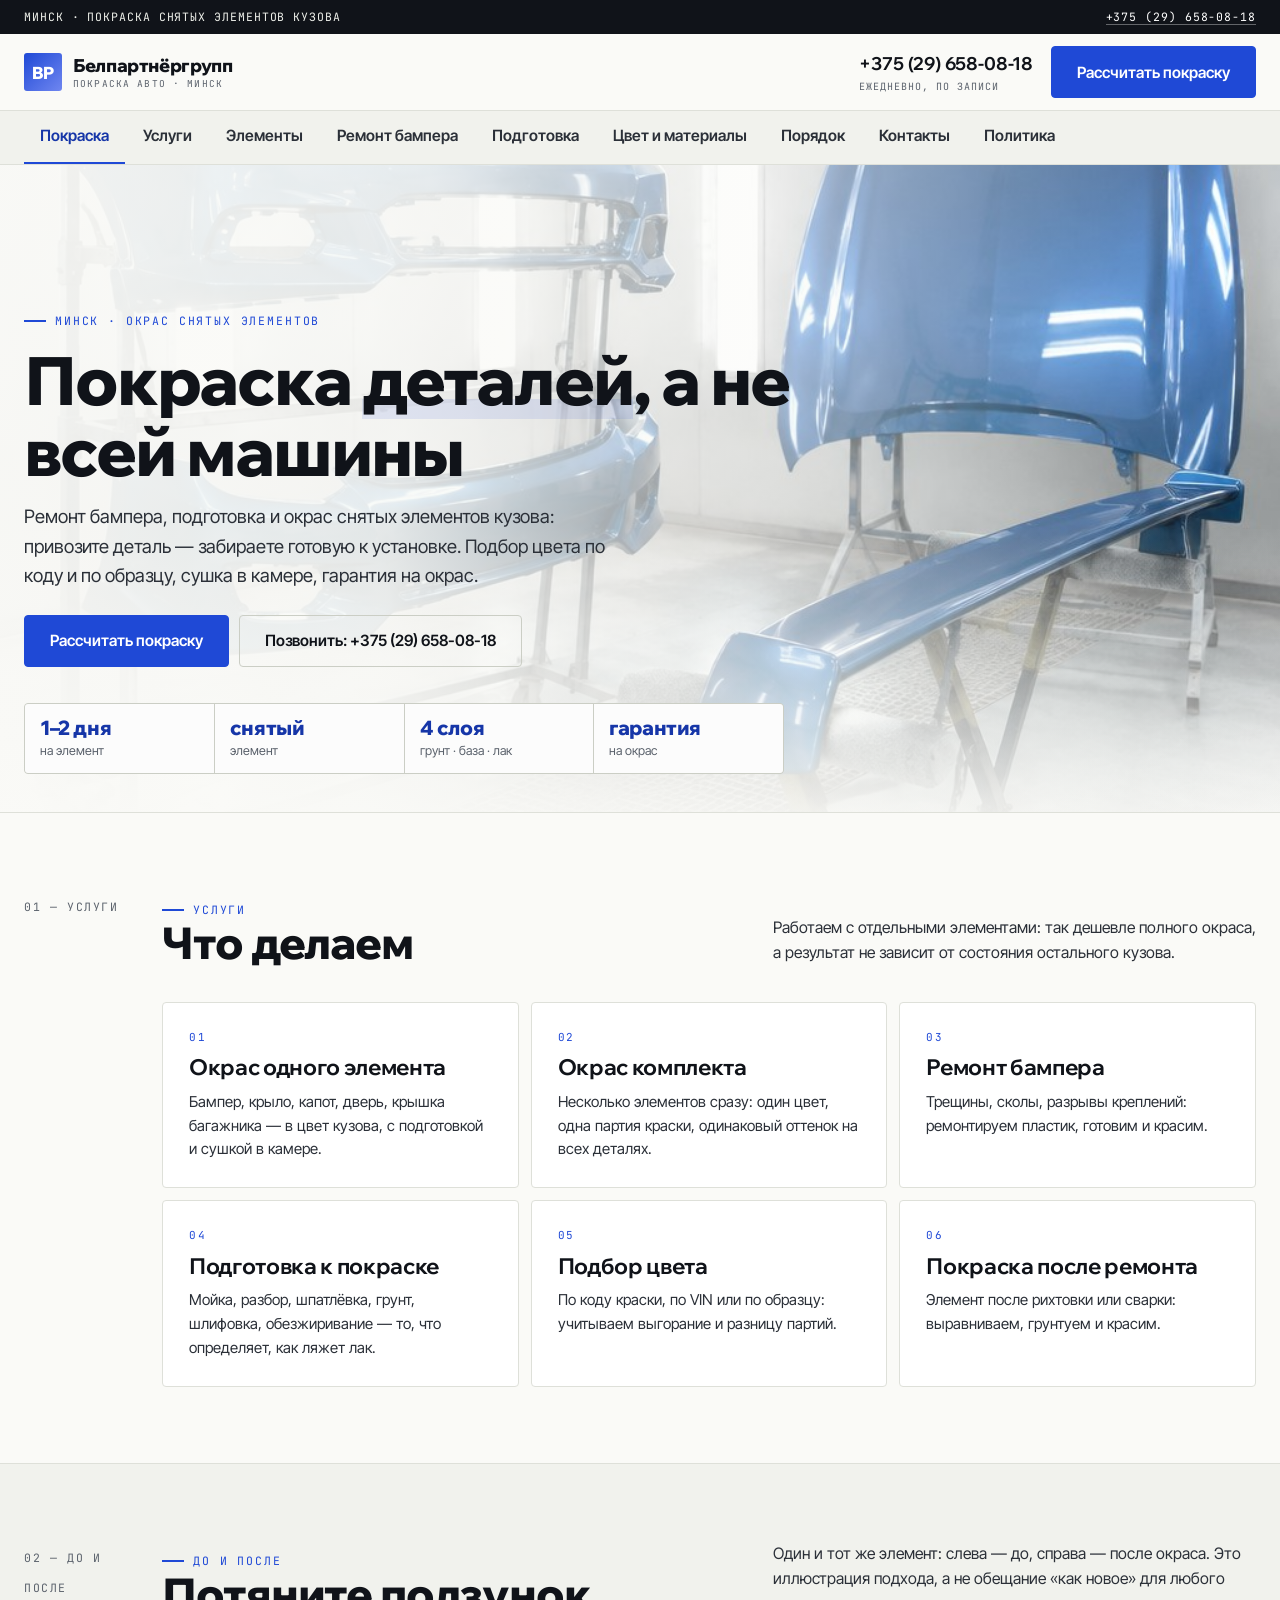
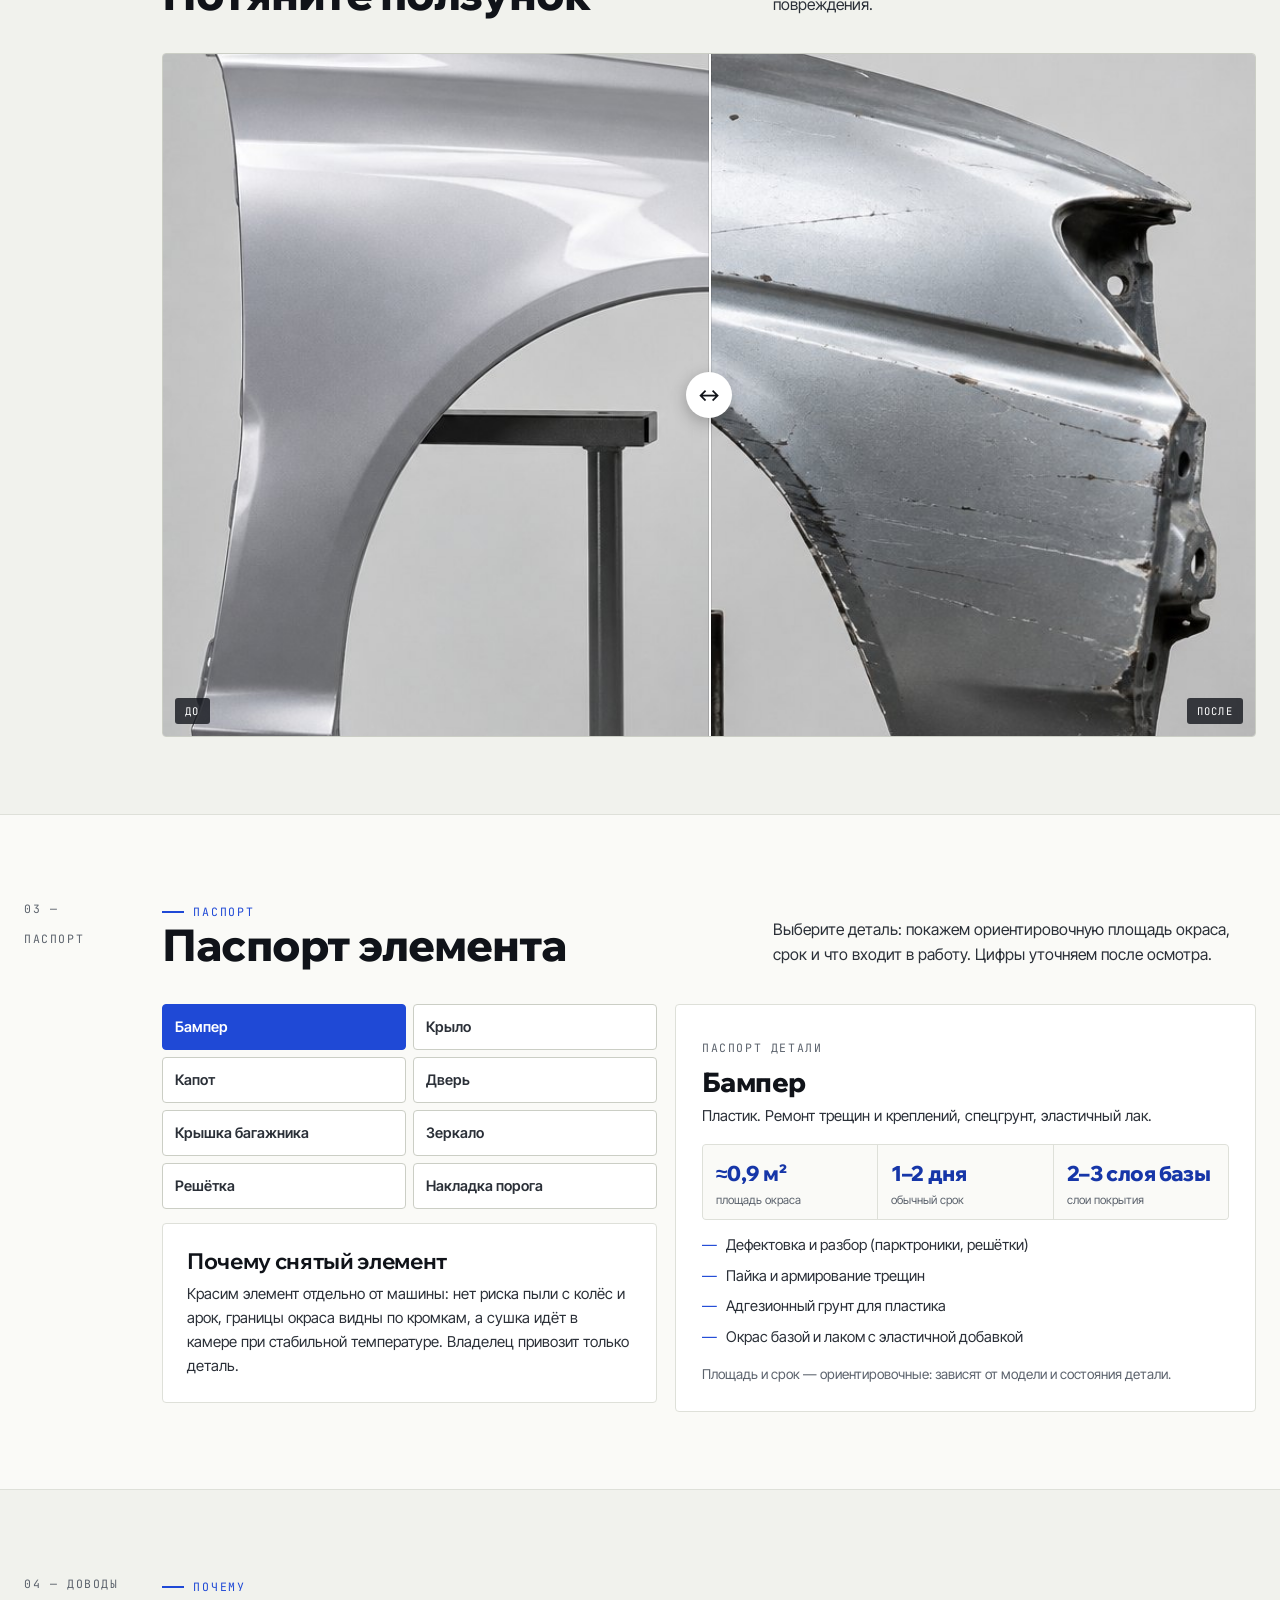
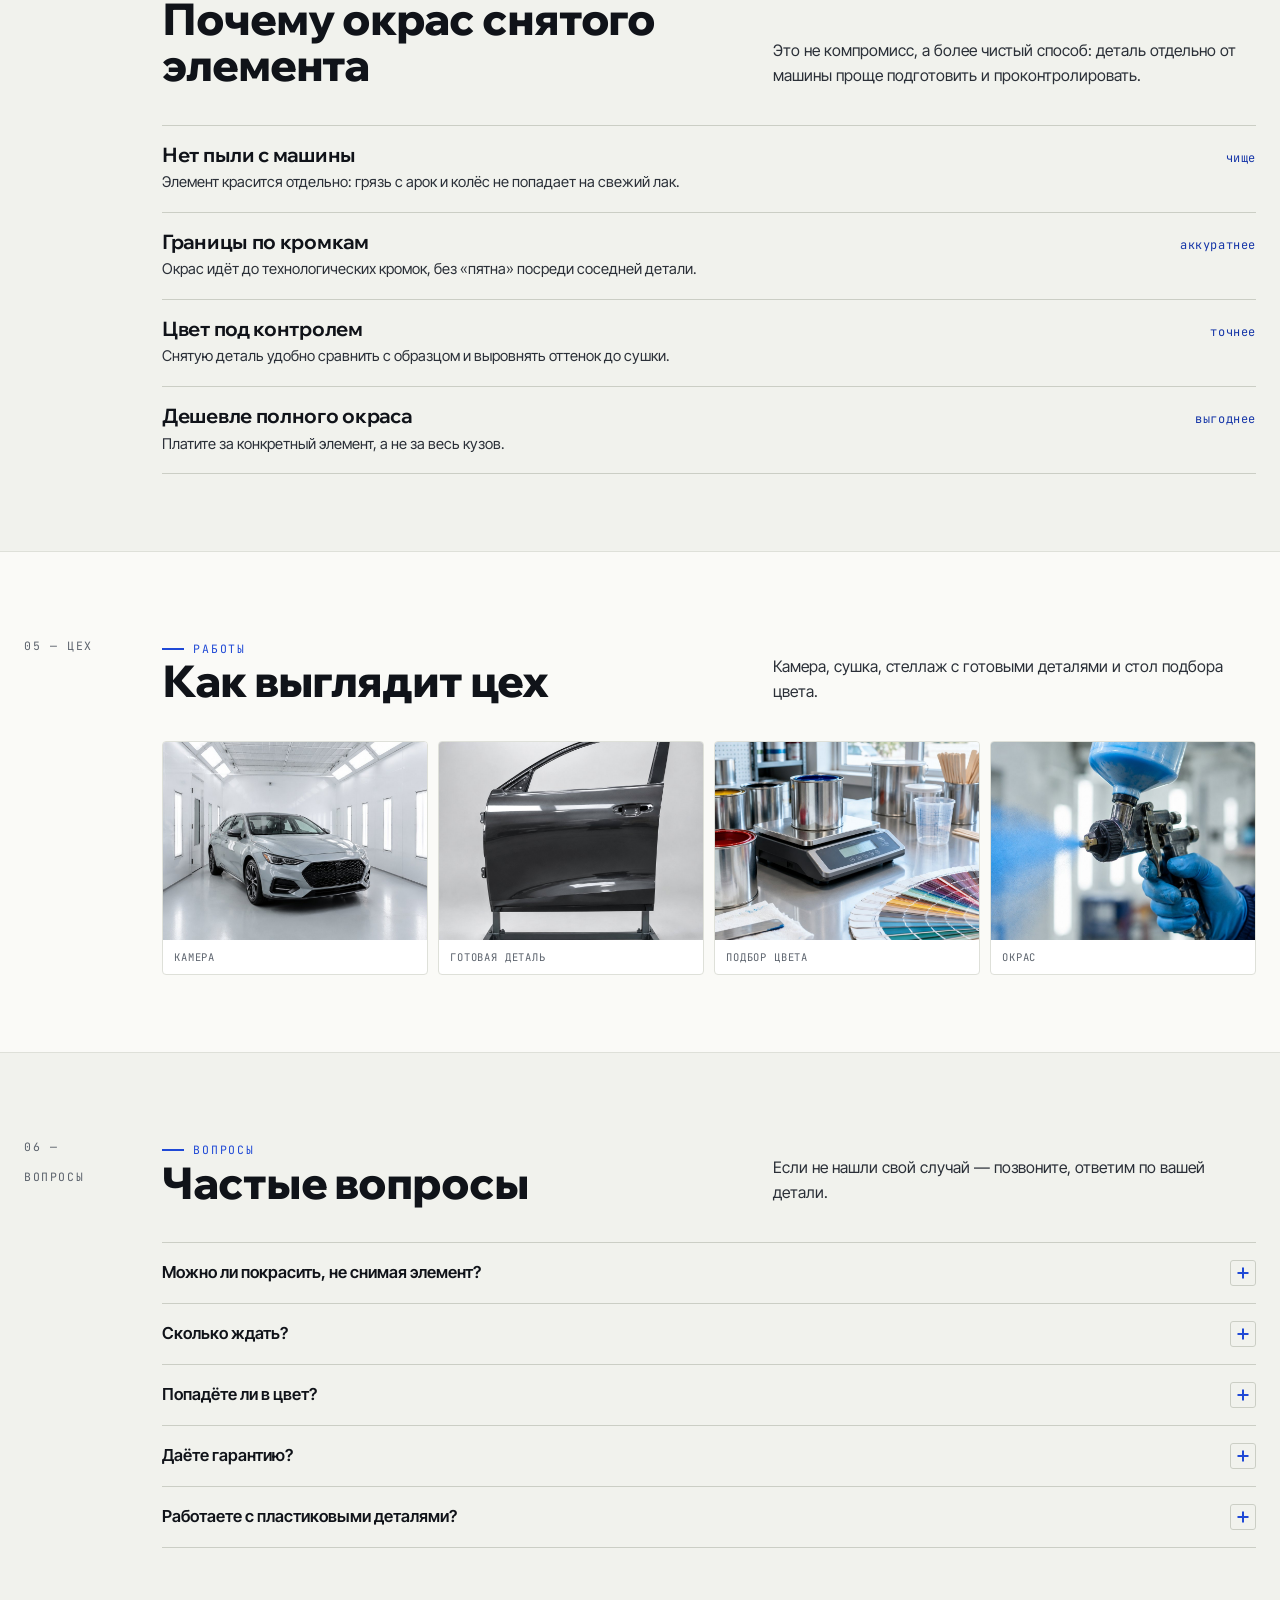
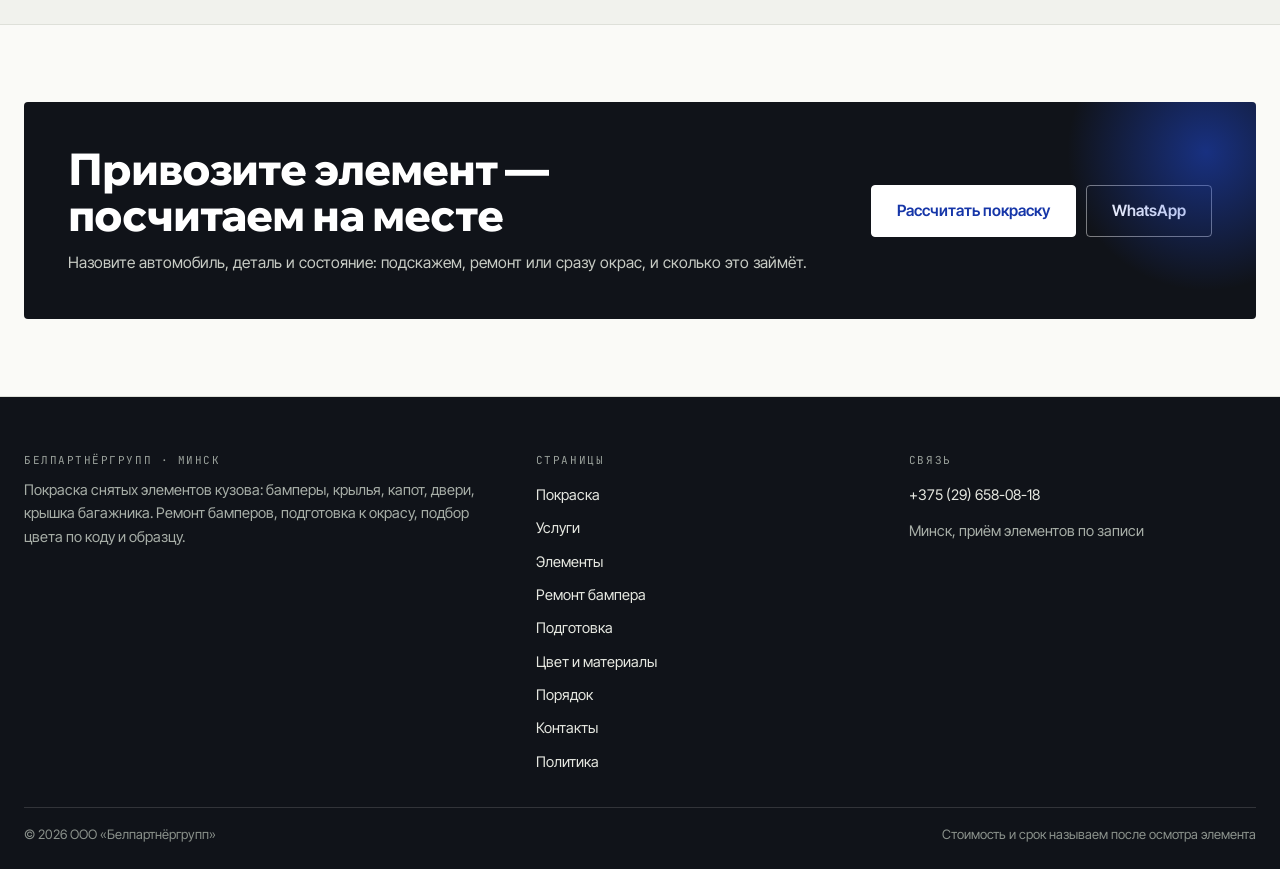
<file: index.html>
<!doctype html>
<html lang="ru"><head>
<meta charset="utf-8">
<meta name="viewport" content="width=device-width,initial-scale=1">
<title>Покраска авто в Минске — окрас снятых элементов кузова | Белпартнёргрупп</title>
<meta name="description" content="Покраска кузовных элементов в Минске: ремонт бампера, подготовка к покраске, окрас снятых элементов — бамперы, крылья, капот, двери, крышка багажника. ООО «Белпартнёргрупп», тел. +375 (29) 658-08-18.">
<meta name="theme-color" content="#FAFAF7">
<link rel="icon" href="assets/img/favicon.svg" type="image/svg+xml">
<link rel="preconnect" href="https://fonts.googleapis.com"><link rel="preconnect" href="https://fonts.gstatic.com" crossorigin>
<link href="https://fonts.googleapis.com/css2?family=Wix+Madefor+Display:wght@600;700;800&family=Inter+Tight:wght@400;500;600;700&family=JetBrains+Mono:wght@400;500&display=swap" rel="stylesheet">
<style>:root{--paper:#FAFAF7;--paper2:#F1F2ED;--ink:#101319;--ink2:#2B3038;--muted:#5C636D;--line:#DEE0D9;--line2:#CBCEC5;--accent:#1F49D6;--accent-d:#1636A8;--wrap:1240px}
*{box-sizing:border-box}html{overflow-x:clip;font-size:18.5px}
body{margin:0;background:var(--paper);color:var(--ink);font-family:'Inter Tight',Inter,system-ui,sans-serif;line-height:1.6;overflow-x:clip}
img{display:block;max-width:100%}a{color:inherit;text-decoration:none}
h1,h2{font-family:'Wix Madefor Display',Manrope,sans-serif;font-weight:800;line-height:1.06;margin:0;letter-spacing:-.03em}
.wrap{width:min(var(--wrap),calc(100% - 48px));margin:0 auto}
.hdr{position:sticky;top:0;z-index:70;background:rgba(250,250,247,.95);border-bottom:1px solid var(--line)}
.hero{position:relative;min-height:clamp(500px,70vh,740px);display:flex;align-items:flex-end;overflow:hidden;border-bottom:1px solid var(--line)}
.hero__bg{position:absolute;inset:0;z-index:-2}.hero__bg img{width:100%;height:100%;object-fit:cover}
.btn{display:inline-flex;align-items:center;justify-content:center;min-height:52px;padding:0 25px;background:var(--accent);color:#fff;font-weight:600;font-size:15.5px;border-radius:4px}
.btn--ghost{background:transparent;color:var(--ink);border:1px solid var(--line2)}
.strip{overflow-x:auto;background:var(--paper2);border-bottom:1px solid var(--line)}
.strip a{flex:none;padding:13px 16px;font-size:15.5px;font-weight:600;white-space:nowrap;color:var(--ink2)}
.drawer{position:fixed;inset:0;z-index:140;display:none;background:rgba(16,19,25,.62)}
.drawer[data-open="true"]{display:block}
.drawer__inner{position:fixed;inset:0;background:#FAFAF7;padding:16px;overflow-y:auto;display:flex;flex-direction:column}
.lock{overflow:hidden}[hidden]{display:none!important}</style>
<link rel="stylesheet" href="assets/css/site.v1.css">
</head><body>
<div class="topbar"><div class="wrap topbar__in">
<span>Минск · покраска снятых элементов кузова</span>
<span><a href="tel:+375296580818">+375 (29) 658-08-18</a></span>
</div></div>
<header class="hdr"><div class="wrap hdr__in">
<a class="logo" href="index.html"><i>BP</i><span><b>Белпартнёргрупп</b><span class="sub">покраска авто · Минск</span></span></a>
<span class="hdr__sp"></span>
<a class="hdr__tel" href="tel:+375296580818">+375 (29) 658-08-18<span>ежедневно, по записи</span></a>
<a class="btn" href="kontakty.html">Рассчитать покраску</a>
<button class="burger" id="burger" aria-label="Меню" aria-expanded="false" aria-controls="drawer"><span></span><span></span><span></span></button>
</div></header>
<nav class="strip" aria-label="Страницы"><div class="wrap strip__in"><a href="index.html" aria-current="page">Покраска</a><a href="uslugi.html">Услуги</a><a href="elementy.html">Элементы</a><a href="bamper.html">Ремонт бампера</a><a href="podgotovka.html">Подготовка</a><a href="cvet.html">Цвет и материалы</a><a href="process.html">Порядок</a><a href="kontakty.html">Контакты</a><a href="politika.html">Политика</a></div></nav>
<main>
<section class="hero"><div class="hero__bg"><img src="assets/img/rack.jpg" alt="Свежеокрашенные кузовные детали на стеллаже в цеху" fetchpriority="high"></div><div class="hero__in wrap"><span class="kick">Минск · окрас снятых элементов</span><h1>Покраска <em>деталей</em>, а не всей машины</h1><p class="hero__lead">Ремонт бампера, подготовка и окрас снятых элементов кузова: привозите деталь — забираете готовую к установке. Подбор цвета по коду и по образцу, сушка в камере, гарантия на окрас.</p><div class="hero__cta"><a class="btn" href="kontakty.html">Рассчитать покраску</a><a class="btn btn--ghost" href="tel:+375296580818">Позвонить: +375 (29) 658-08-18</a></div><div class="hero__figs"><div><b>1–2 дня</b><span>на элемент</span></div><div><b>снятый</b><span>элемент</span></div><div><b>4 слоя</b><span>грунт · база · лак</span></div><div><b>гарантия</b><span>на окрас</span></div></div></div></section><section class="band "><div class="wrap"><div class="sect sect--side"><div class="sect__side"><span class="mono">01 — услуги</span></div><div class="sect__main"><div class="sect__head"><div><span class="kick">Услуги</span><h2>Что делаем</h2></div><p>Работаем с отдельными элементами: так дешевле полного окраса, а результат не зависит от состояния остального кузова.</p></div><div class="cards"><div class="card"><span class="card__n">01</span><h3>Окрас одного элемента</h3><p>Бампер, крыло, капот, дверь, крышка багажника — в цвет кузова, с подготовкой и сушкой в камере.</p></div><div class="card"><span class="card__n">02</span><h3>Окрас комплекта</h3><p>Несколько элементов сразу: один цвет, одна партия краски, одинаковый оттенок на всех деталях.</p></div><div class="card"><span class="card__n">03</span><h3>Ремонт бампера</h3><p>Трещины, сколы, разрывы креплений: ремонтируем пластик, готовим и красим.</p></div><div class="card"><span class="card__n">04</span><h3>Подготовка к покраске</h3><p>Мойка, разбор, шпатлёвка, грунт, шлифовка, обезжиривание — то, что определяет, как ляжет лак.</p></div><div class="card"><span class="card__n">05</span><h3>Подбор цвета</h3><p>По коду краски, по VIN или по образцу: учитываем выгорание и разницу партий.</p></div><div class="card"><span class="card__n">06</span><h3>Покраска после ремонта</h3><p>Элемент после рихтовки или сварки: выравниваем, грунтуем и красим.</p></div></div></div></div></div></section><section class="band band--alt"><div class="wrap"><div class="sect sect--side"><div class="sect__side"><span class="mono">02 — до и после</span></div><div class="sect__main"><div class="sect__head"><div><span class="kick">До и после</span><h2>Потяните ползунок</h2></div><p>Один и тот же элемент: слева — до, справа — после окраса. Это иллюстрация подхода, а не обещание «как новое» для любого повреждения.</p></div><div class="ba" id="ba"><img src="assets/img/ba-before.jpg" alt="Элемент до покраски" loading="lazy"><div class="ba__after" id="baAfter"><img src="assets/img/ba-after.jpg" alt="Элемент после покраски" id="baImg" loading="lazy"></div><div class="ba__line" id="baLine"></div><div class="ba__knob" id="baKnob"></div><span class="ba__tag ba__tag--l">до</span><span class="ba__tag ba__tag--r">после</span><input type="range" min="0" max="100" value="50" aria-label="Сравнение до и после" id="baRange"></div></div></div></div></section><section class="band "><div class="wrap"><div class="sect sect--side"><div class="sect__side"><span class="mono">03 — паспорт</span></div><div class="sect__main"><div class="sect__head"><div><span class="kick">Паспорт</span><h2>Паспорт элемента</h2></div><p>Выберите деталь: покажем ориентировочную площадь окраса, срок и что входит в работу. Цифры уточняем после осмотра.</p></div><div class="pass"><div><div class="pass__pick" id="passPick"><button type="button" data-p="bumper" aria-pressed="true">Бампер</button><button type="button" data-p="wing" aria-pressed="false">Крыло</button><button type="button" data-p="hood" aria-pressed="false">Капот</button><button type="button" data-p="door" aria-pressed="false">Дверь</button><button type="button" data-p="trunk" aria-pressed="false">Крышка багажника</button><button type="button" data-p="mirror" aria-pressed="false">Зеркало</button><button type="button" data-p="grille" aria-pressed="false">Решётка</button><button type="button" data-p="sill" aria-pressed="false">Накладка порога</button></div><div class="plate" style="margin-top:14px"><h3>Почему снятый элемент</h3><p>Красим элемент отдельно от машины: нет риска пыли с колёс и арок, границы окраса видны по кромкам, а сушка идёт в камере при стабильной температуре. Владелец привозит только деталь.</p></div></div><div class="pass__out" id="passOut"></div></div></div></div></div></section><section class="band band--alt"><div class="wrap"><div class="sect sect--side"><div class="sect__side"><span class="mono">04 — доводы</span></div><div class="sect__main"><div class="sect__head"><div><span class="kick">Почему</span><h2>Почему окрас снятого элемента</h2></div><p>Это не компромисс, а более чистый способ: деталь отдельно от машины проще подготовить и проконтролировать.</p></div><div class="rows"><div class="row"><div><h3>Нет пыли с машины</h3><p>Элемент красится отдельно: грязь с арок и колёс не попадает на свежий лак.</p></div><span class="row__p">чище</span></div><div class="row"><div><h3>Границы по кромкам</h3><p>Окрас идёт до технологических кромок, без «пятна» посреди соседней детали.</p></div><span class="row__p">аккуратнее</span></div><div class="row"><div><h3>Цвет под контролем</h3><p>Снятую деталь удобно сравнить с образцом и выровнять оттенок до сушки.</p></div><span class="row__p">точнее</span></div><div class="row"><div><h3>Дешевле полного окраса</h3><p>Платите за конкретный элемент, а не за весь кузов.</p></div><span class="row__p">выгоднее</span></div></div></div></div></div></section><section class="band "><div class="wrap"><div class="sect sect--side"><div class="sect__side"><span class="mono">05 — цех</span></div><div class="sect__main"><div class="sect__head"><div><span class="kick">Работы</span><h2>Как выглядит цех</h2></div><p>Камера, сушка, стеллаж с готовыми деталями и стол подбора цвета.</p></div><div class="gal"><figure><img src="assets/img/booth.jpg" alt="Покрасочная камера с автомобилем" loading="lazy"><figcaption>Камера</figcaption></figure><figure><img src="assets/img/panel.jpg" alt="Деталь после окраса на стойке" loading="lazy"><figcaption>Готовая деталь</figcaption></figure><figure><img src="assets/img/paint.jpg" alt="Стол подбора и смешивания краски" loading="lazy"><figcaption>Подбор цвета</figcaption></figure><figure><img src="assets/img/gun.jpg" alt="Краскопульт крупным планом" loading="lazy"><figcaption>Окрас</figcaption></figure></div></div></div></div></section><section class="band band--alt"><div class="wrap"><div class="sect sect--side"><div class="sect__side"><span class="mono">06 — вопросы</span></div><div class="sect__main"><div class="sect__head"><div><span class="kick">Вопросы</span><h2>Частые вопросы</h2></div><p>Если не нашли свой случай — позвоните, ответим по вашей детали.</p></div><div class="faq"><div class="faq__i" data-open="false"><button class="faq__q" type="button" aria-expanded="false">Можно ли покрасить, не снимая элемент?<i></i></button><div class="faq__a"><p>Можно, но на машине сложнее подготовить кромки и выше риск пыли. Мы специализируемся на окрасе снятых элементов — результат стабильнее.</p></div></div><div class="faq__i" data-open="false"><button class="faq__q" type="button" aria-expanded="false">Сколько ждать?<i></i></button><div class="faq__a"><p>Обычно 1–2 дня на элемент, включая подготовку и сушку. По комплекту и по сложным повреждениям срок скажем при осмотре.</p></div></div><div class="faq__i" data-open="false"><button class="faq__q" type="button" aria-expanded="false">Попадёте ли в цвет?<i></i></button><div class="faq__a"><p>Подбираем по коду краски, по VIN или по образцу с детали. Учитываем выгорание: у старых автомобилей цвет «по коду» отличается от фактического.</p></div></div><div class="faq__i" data-open="false"><button class="faq__q" type="button" aria-expanded="false">Даёте гарантию?<i></i></button><div class="faq__a"><p>На окрас даём гарантию. Она не действует при повторном ударе, самостоятельной полировке абразивом или нарушении правил эксплуатации.</p></div></div><div class="faq__i" data-open="false"><button class="faq__q" type="button" aria-expanded="false">Работаете с пластиковыми деталями?<i></i></button><div class="faq__a"><p>Да: бамперы, накладки, решётки, зеркала. Пластик требует отдельного грунта и эластичной добавки в лак.</p></div></div></div></div></div></div></section><section class="band"><div class="wrap"><div class="cta"><div><h2>Привозите элемент — посчитаем на месте</h2><p>Назовите автомобиль, деталь и состояние: подскажем, ремонт или сразу окрас, и сколько это займёт.</p></div><div class="cta__act"><a class="btn btn--light" href="kontakty.html">Рассчитать покраску</a><a class="btn btn--ghost" style="border-color:rgba(255,255,255,.45);color:#fff" href="https://wa.me/375296580818">WhatsApp</a></div></div></div></section></main>
<footer class="foot"><div class="wrap">
<div class="foot__grid">
<div><h4>Белпартнёргрупп · Минск</h4>
<p>Покраска снятых элементов кузова: бамперы, крылья, капот, двери, крышка багажника. Ремонт бамперов, подготовка к окрасу, подбор цвета по коду и образцу.</p></div>
<div><h4>Страницы</h4><a href="index.html">Покраска</a><a href="uslugi.html">Услуги</a><a href="elementy.html">Элементы</a><a href="bamper.html">Ремонт бампера</a><a href="podgotovka.html">Подготовка</a><a href="cvet.html">Цвет и материалы</a><a href="process.html">Порядок</a><a href="kontakty.html">Контакты</a><a href="politika.html">Политика</a></div>
<div><h4>Связь</h4><a href="tel:+375296580818">+375 (29) 658-08-18</a>
<p style="margin-top:8px">Минск, приём элементов по записи</p></div>
</div>
<div class="foot__bot"><span>© 2026 ООО «Белпартнёргрупп»</span><span>Стоимость и срок называем после осмотра элемента</span></div>
</div></footer>
<div class="fbar">
<a href="tel:+375296580818"><svg viewBox="0 0 24 24"><path d="M5 4h4l2 5-2.5 1.5a12 12 0 0 0 5 5L15 13l5 2v4a2 2 0 0 1-2 2A16 16 0 0 1 3 6a2 2 0 0 1 2-2z"/></svg>Позвонить</a>
<a href="https://wa.me/375296580818"><svg viewBox="0 0 24 24"><path d="M12 3a9 9 0 0 0-7.8 13.5L3 21l4.6-1.2A9 9 0 1 0 12 3z"/></svg>WhatsApp</a>
<a href="viber://chat?number=%2B375296580818"><svg viewBox="0 0 24 24"><path d="M12 3c5 0 9 3.4 9 7.6 0 4.2-4 7.6-9 7.6-1 0-2-.1-2.9-.4L5 20l.8-3.2C4.1 15.3 3 13.1 3 10.6 3 6.4 7 3 12 3z"/></svg>Viber</a>
<a href="https://t.me/+375296580818" target="_blank" rel="noopener"><svg viewBox="0 0 24 24"><path d="M21 4L3 11l5 2 2 6 3-4 5 3z"/></svg>Telegram</a>
</div>
<div class="drawer" id="drawer" data-open="false" aria-hidden="true"><div class="drawer__inner">
<div class="drawer__top"><span class="mono">Меню</span><button class="drawer__close" id="drawerClose" aria-label="Закрыть меню"></button></div>
<a href="index.html">Покраска</a><a href="uslugi.html">Услуги</a><a href="elementy.html">Элементы</a><a href="bamper.html">Ремонт бампера</a><a href="podgotovka.html">Подготовка</a><a href="cvet.html">Цвет и материалы</a><a href="process.html">Порядок</a><a href="kontakty.html">Контакты</a><a href="politika.html">Политика</a>
<a class="btn" href="https://wa.me/375296580818" target="_blank" rel="noopener" style="margin-top:18px">Написать в WhatsApp</a>
</div></div>
<script src="assets/js/main.v1.js" defer></script>
</body></html>
</file>
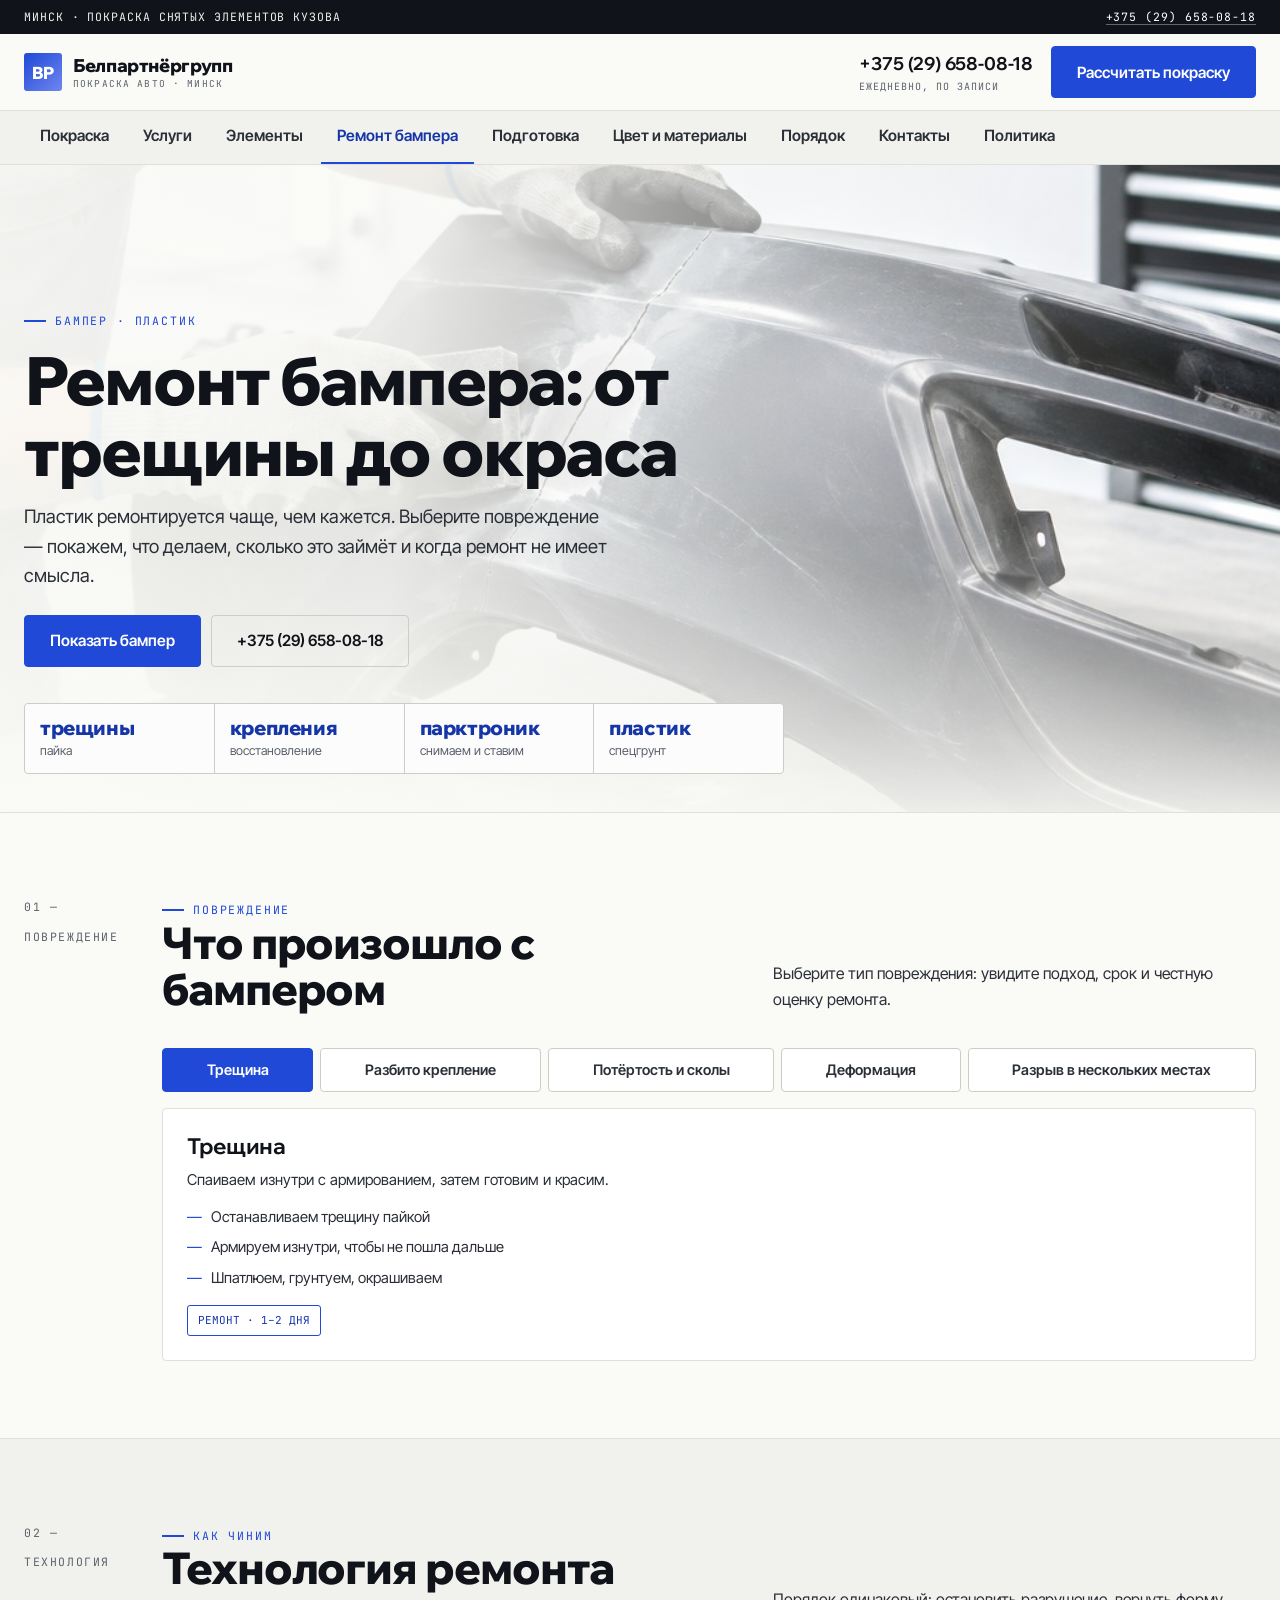
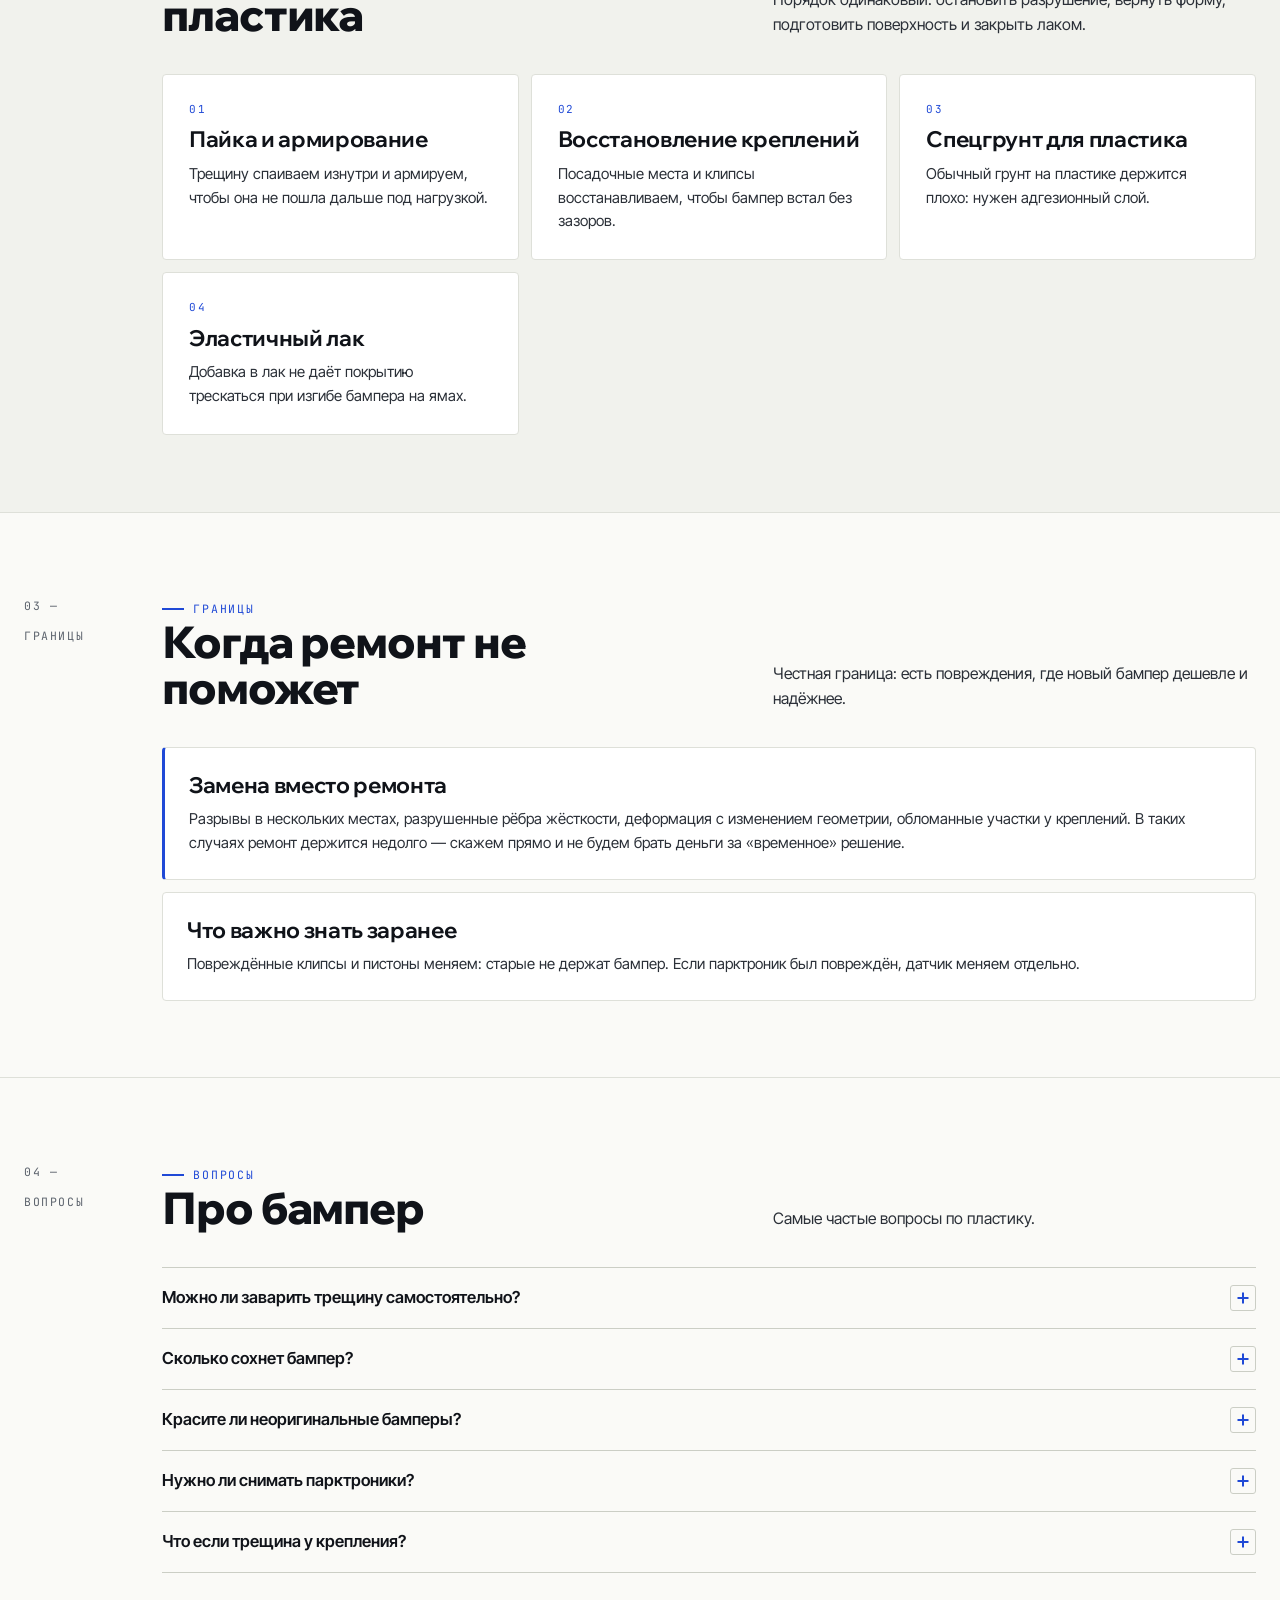
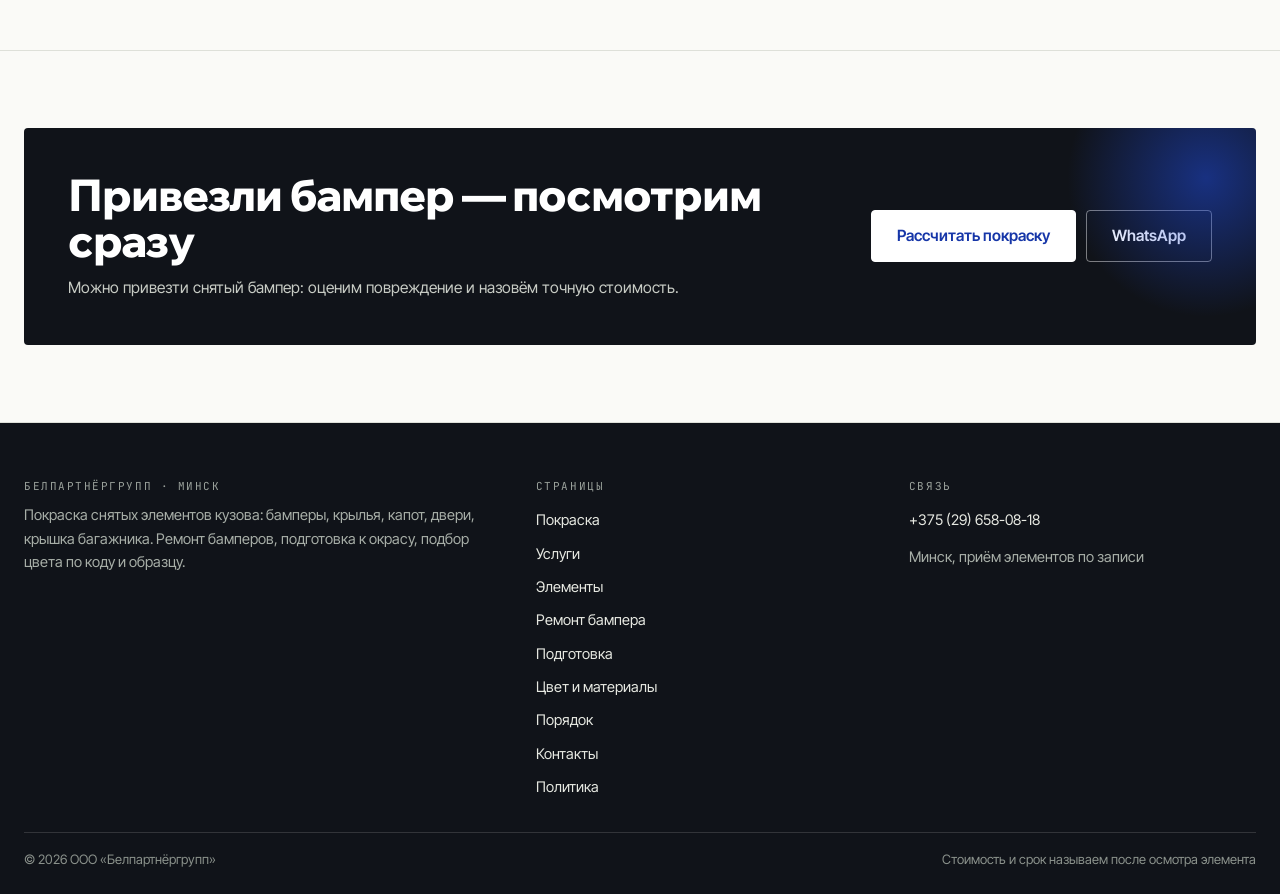
<file: bamper.html>
<!doctype html>
<html lang="ru"><head>
<meta charset="utf-8">
<meta name="viewport" content="width=device-width,initial-scale=1">
<title>Ремонт и покраска бампера в Минске — трещины, крепления, парктроники</title>
<meta name="description" content="Ремонт бампера в Минске: трещины, разрывы, сломанные крепления, потёртости, покраска пластика с эластичной добавкой. ООО «Белпартнёргрупп», +375 (29) 658-08-18.">
<meta name="theme-color" content="#FAFAF7">
<link rel="icon" href="assets/img/favicon.svg" type="image/svg+xml">
<link rel="preconnect" href="https://fonts.googleapis.com"><link rel="preconnect" href="https://fonts.gstatic.com" crossorigin>
<link href="https://fonts.googleapis.com/css2?family=Wix+Madefor+Display:wght@600;700;800&family=Inter+Tight:wght@400;500;600;700&family=JetBrains+Mono:wght@400;500&display=swap" rel="stylesheet">
<style>:root{--paper:#FAFAF7;--paper2:#F1F2ED;--ink:#101319;--ink2:#2B3038;--muted:#5C636D;--line:#DEE0D9;--line2:#CBCEC5;--accent:#1F49D6;--accent-d:#1636A8;--wrap:1240px}
*{box-sizing:border-box}html{overflow-x:clip;font-size:18.5px}
body{margin:0;background:var(--paper);color:var(--ink);font-family:'Inter Tight',Inter,system-ui,sans-serif;line-height:1.6;overflow-x:clip}
img{display:block;max-width:100%}a{color:inherit;text-decoration:none}
h1,h2{font-family:'Wix Madefor Display',Manrope,sans-serif;font-weight:800;line-height:1.06;margin:0;letter-spacing:-.03em}
.wrap{width:min(var(--wrap),calc(100% - 48px));margin:0 auto}
.hdr{position:sticky;top:0;z-index:70;background:rgba(250,250,247,.95);border-bottom:1px solid var(--line)}
.hero{position:relative;min-height:clamp(500px,70vh,740px);display:flex;align-items:flex-end;overflow:hidden;border-bottom:1px solid var(--line)}
.hero__bg{position:absolute;inset:0;z-index:-2}.hero__bg img{width:100%;height:100%;object-fit:cover}
.btn{display:inline-flex;align-items:center;justify-content:center;min-height:52px;padding:0 25px;background:var(--accent);color:#fff;font-weight:600;font-size:15.5px;border-radius:4px}
.btn--ghost{background:transparent;color:var(--ink);border:1px solid var(--line2)}
.strip{overflow-x:auto;background:var(--paper2);border-bottom:1px solid var(--line)}
.strip a{flex:none;padding:13px 16px;font-size:15.5px;font-weight:600;white-space:nowrap;color:var(--ink2)}
.drawer{position:fixed;inset:0;z-index:140;display:none;background:rgba(16,19,25,.62)}
.drawer[data-open="true"]{display:block}
.drawer__inner{position:fixed;inset:0;background:#FAFAF7;padding:16px;overflow-y:auto;display:flex;flex-direction:column}
.lock{overflow:hidden}[hidden]{display:none!important}</style>
<link rel="stylesheet" href="assets/css/site.v1.css">
</head><body>
<div class="topbar"><div class="wrap topbar__in">
<span>Минск · покраска снятых элементов кузова</span>
<span><a href="tel:+375296580818">+375 (29) 658-08-18</a></span>
</div></div>
<header class="hdr"><div class="wrap hdr__in">
<a class="logo" href="index.html"><i>BP</i><span><b>Белпартнёргрупп</b><span class="sub">покраска авто · Минск</span></span></a>
<span class="hdr__sp"></span>
<a class="hdr__tel" href="tel:+375296580818">+375 (29) 658-08-18<span>ежедневно, по записи</span></a>
<a class="btn" href="kontakty.html">Рассчитать покраску</a>
<button class="burger" id="burger" aria-label="Меню" aria-expanded="false" aria-controls="drawer"><span></span><span></span><span></span></button>
</div></header>
<nav class="strip" aria-label="Страницы"><div class="wrap strip__in"><a href="index.html">Покраска</a><a href="uslugi.html">Услуги</a><a href="elementy.html">Элементы</a><a href="bamper.html" aria-current="page">Ремонт бампера</a><a href="podgotovka.html">Подготовка</a><a href="cvet.html">Цвет и материалы</a><a href="process.html">Порядок</a><a href="kontakty.html">Контакты</a><a href="politika.html">Политика</a></div></nav>
<main>
<section class="hero"><div class="hero__bg"><img src="assets/img/bumper.jpg" alt="Мастер ремонтирует пластиковый бампер" fetchpriority="high"></div><div class="hero__in wrap"><span class="kick">Бампер · пластик</span><h1>Ремонт бампера: от трещины до окраса</h1><p class="hero__lead">Пластик ремонтируется чаще, чем кажется. Выберите повреждение — покажем, что делаем, сколько это займёт и когда ремонт не имеет смысла.</p><div class="hero__cta"><a class="btn" href="kontakty.html">Показать бампер</a><a class="btn btn--ghost" href="tel:+375296580818">+375 (29) 658-08-18</a></div><div class="hero__figs"><div><b>трещины</b><span>пайка</span></div><div><b>крепления</b><span>восстановление</span></div><div><b>парктроник</b><span>снимаем и ставим</span></div><div><b>пластик</b><span>спецгрунт</span></div></div></div></section><section class="band "><div class="wrap"><div class="sect sect--side"><div class="sect__side"><span class="mono">01 — повреждение</span></div><div class="sect__main"><div class="sect__head"><div><span class="kick">Повреждение</span><h2>Что произошло с бампером</h2></div><p>Выберите тип повреждения: увидите подход, срок и честную оценку ремонта.</p></div><div class="seg" id="bpSeg"><button type="button" data-b="crack" aria-pressed="true">Трещина</button><button type="button" data-b="mount" aria-pressed="false">Разбито крепление</button><button type="button" data-b="scuff" aria-pressed="false">Потёртость и сколы</button><button type="button" data-b="deform" aria-pressed="false">Деформация</button><button type="button" data-b="split" aria-pressed="false">Разрыв в нескольких местах</button></div><div class="plate" id="bpOut" style="margin-top:16px"></div></div></div></div></section><section class="band band--alt"><div class="wrap"><div class="sect sect--side"><div class="sect__side"><span class="mono">02 — технология</span></div><div class="sect__main"><div class="sect__head"><div><span class="kick">Как чиним</span><h2>Технология ремонта пластика</h2></div><p>Порядок одинаковый: остановить разрушение, вернуть форму, подготовить поверхность и закрыть лаком.</p></div><div class="cards"><div class="card"><span class="card__n">01</span><h3>Пайка и армирование</h3><p>Трещину спаиваем изнутри и армируем, чтобы она не пошла дальше под нагрузкой.</p></div><div class="card"><span class="card__n">02</span><h3>Восстановление креплений</h3><p>Посадочные места и клипсы восстанавливаем, чтобы бампер встал без зазоров.</p></div><div class="card"><span class="card__n">03</span><h3>Спецгрунт для пластика</h3><p>Обычный грунт на пластике держится плохо: нужен адгезионный слой.</p></div><div class="card"><span class="card__n">04</span><h3>Эластичный лак</h3><p>Добавка в лак не даёт покрытию трескаться при изгибе бампера на ямах.</p></div></div></div></div></div></section><section class="band "><div class="wrap"><div class="sect sect--side"><div class="sect__side"><span class="mono">03 — границы</span></div><div class="sect__main"><div class="sect__head"><div><span class="kick">Границы</span><h2>Когда ремонт не поможет</h2></div><p>Честная граница: есть повреждения, где новый бампер дешевле и надёжнее.</p></div><div class="plate plate--accent"><h3>Замена вместо ремонта</h3><p>Разрывы в нескольких местах, разрушенные рёбра жёсткости, деформация с изменением геометрии, обломанные участки у креплений. В таких случаях ремонт держится недолго — скажем прямо и не будем брать деньги за «временное» решение.</p></div><div class="plate" style="margin-top:12px"><h3>Что важно знать заранее</h3><p>Повреждённые клипсы и пистоны меняем: старые не держат бампер. Если парктроник был повреждён, датчик меняем отдельно.</p></div></div></div></div></section><section class="band "><div class="wrap"><div class="sect sect--side"><div class="sect__side"><span class="mono">04 — вопросы</span></div><div class="sect__main"><div class="sect__head"><div><span class="kick">Вопросы</span><h2>Про бампер</h2></div><p>Самые частые вопросы по пластику.</p></div><div class="faq"><div class="faq__i" data-open="false"><button class="faq__q" type="button" aria-expanded="false">Можно ли заварить трещину самостоятельно?<i></i></button><div class="faq__a"><p>Можно испортить окончательно: пайка без армирования и подготовки трескается снова, а следы потом мешают окрасу.</p></div></div><div class="faq__i" data-open="false"><button class="faq__q" type="button" aria-expanded="false">Сколько сохнет бампер?<i></i></button><div class="faq__a"><p>После окраса элемент сушится в камере, затем полируется и собирается. Обычно 1–2 дня целиком.</p></div></div><div class="faq__i" data-open="false"><button class="faq__q" type="button" aria-expanded="false">Красите ли неоригинальные бамперы?<i></i></button><div class="faq__a"><p>Да, если пластик подходит по типу. Перед окрасом проверяем гибкость и адгезию.</p></div></div><div class="faq__i" data-open="false"><button class="faq__q" type="button" aria-expanded="false">Нужно ли снимать парктроники?<i></i></button><div class="faq__a"><p>Да, вместе с проводкой и креплениями: под краской они не должны оставаться.</p></div></div><div class="faq__i" data-open="false"><button class="faq__q" type="button" aria-expanded="false">Что если трещина у крепления?<i></i></button><div class="faq__a"><p>Восстанавливаем посадочное место и усиливаем изнутри. Если усилить нечем — предложим замену.</p></div></div></div></div></div></div></section><section class="band"><div class="wrap"><div class="cta"><div><h2>Привезли бампер — посмотрим сразу</h2><p>Можно привезти снятый бампер: оценим повреждение и назовём точную стоимость.</p></div><div class="cta__act"><a class="btn btn--light" href="kontakty.html">Рассчитать покраску</a><a class="btn btn--ghost" style="border-color:rgba(255,255,255,.45);color:#fff" href="https://wa.me/375296580818">WhatsApp</a></div></div></div></section></main>
<footer class="foot"><div class="wrap">
<div class="foot__grid">
<div><h4>Белпартнёргрупп · Минск</h4>
<p>Покраска снятых элементов кузова: бамперы, крылья, капот, двери, крышка багажника. Ремонт бамперов, подготовка к окрасу, подбор цвета по коду и образцу.</p></div>
<div><h4>Страницы</h4><a href="index.html">Покраска</a><a href="uslugi.html">Услуги</a><a href="elementy.html">Элементы</a><a href="bamper.html">Ремонт бампера</a><a href="podgotovka.html">Подготовка</a><a href="cvet.html">Цвет и материалы</a><a href="process.html">Порядок</a><a href="kontakty.html">Контакты</a><a href="politika.html">Политика</a></div>
<div><h4>Связь</h4><a href="tel:+375296580818">+375 (29) 658-08-18</a>
<p style="margin-top:8px">Минск, приём элементов по записи</p></div>
</div>
<div class="foot__bot"><span>© 2026 ООО «Белпартнёргрупп»</span><span>Стоимость и срок называем после осмотра элемента</span></div>
</div></footer>
<div class="fbar">
<a href="tel:+375296580818"><svg viewBox="0 0 24 24"><path d="M5 4h4l2 5-2.5 1.5a12 12 0 0 0 5 5L15 13l5 2v4a2 2 0 0 1-2 2A16 16 0 0 1 3 6a2 2 0 0 1 2-2z"/></svg>Позвонить</a>
<a href="https://wa.me/375296580818"><svg viewBox="0 0 24 24"><path d="M12 3a9 9 0 0 0-7.8 13.5L3 21l4.6-1.2A9 9 0 1 0 12 3z"/></svg>WhatsApp</a>
<a href="viber://chat?number=%2B375296580818"><svg viewBox="0 0 24 24"><path d="M12 3c5 0 9 3.4 9 7.6 0 4.2-4 7.6-9 7.6-1 0-2-.1-2.9-.4L5 20l.8-3.2C4.1 15.3 3 13.1 3 10.6 3 6.4 7 3 12 3z"/></svg>Viber</a>
<a href="https://t.me/+375296580818" target="_blank" rel="noopener"><svg viewBox="0 0 24 24"><path d="M21 4L3 11l5 2 2 6 3-4 5 3z"/></svg>Telegram</a>
</div>
<div class="drawer" id="drawer" data-open="false" aria-hidden="true"><div class="drawer__inner">
<div class="drawer__top"><span class="mono">Меню</span><button class="drawer__close" id="drawerClose" aria-label="Закрыть меню"></button></div>
<a href="index.html">Покраска</a><a href="uslugi.html">Услуги</a><a href="elementy.html">Элементы</a><a href="bamper.html">Ремонт бампера</a><a href="podgotovka.html">Подготовка</a><a href="cvet.html">Цвет и материалы</a><a href="process.html">Порядок</a><a href="kontakty.html">Контакты</a><a href="politika.html">Политика</a>
<a class="btn" href="https://wa.me/375296580818" target="_blank" rel="noopener" style="margin-top:18px">Написать в WhatsApp</a>
</div></div>
<script src="assets/js/main.v1.js" defer></script>
</body></html>
</file>
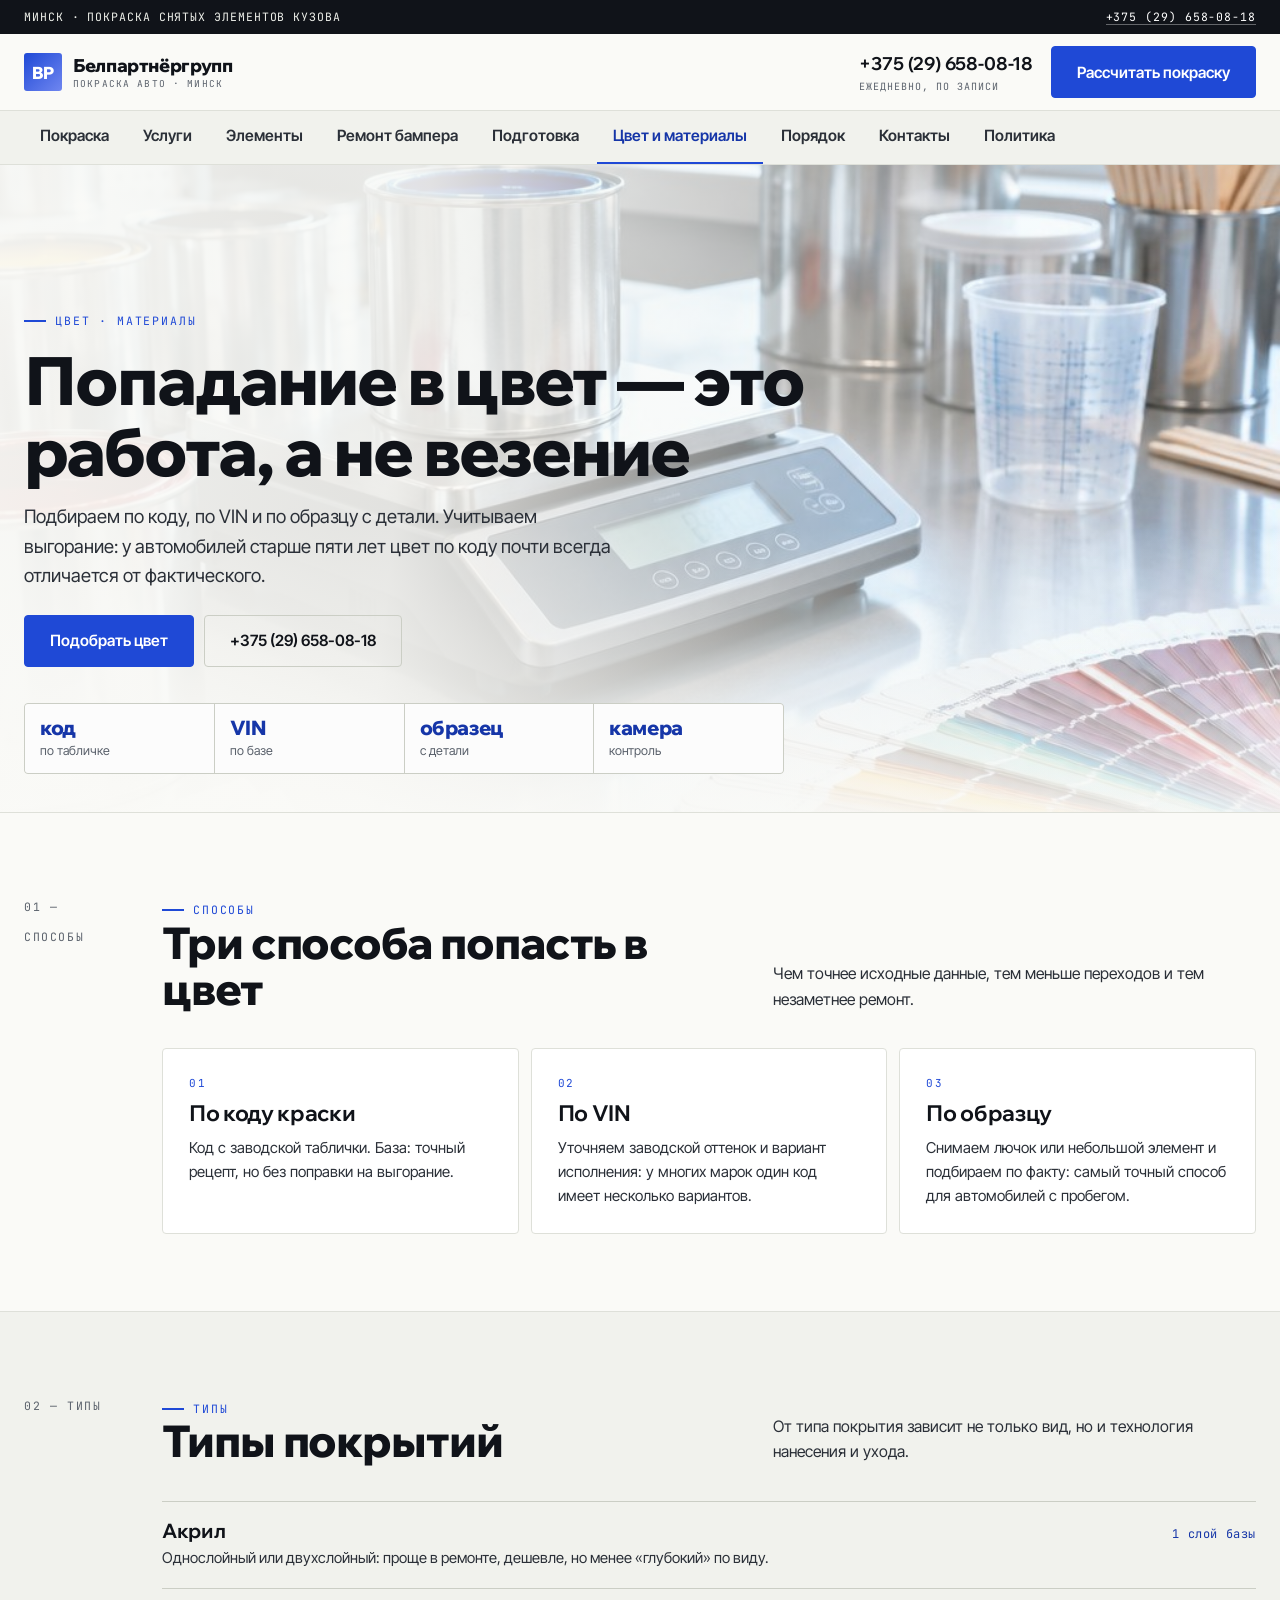
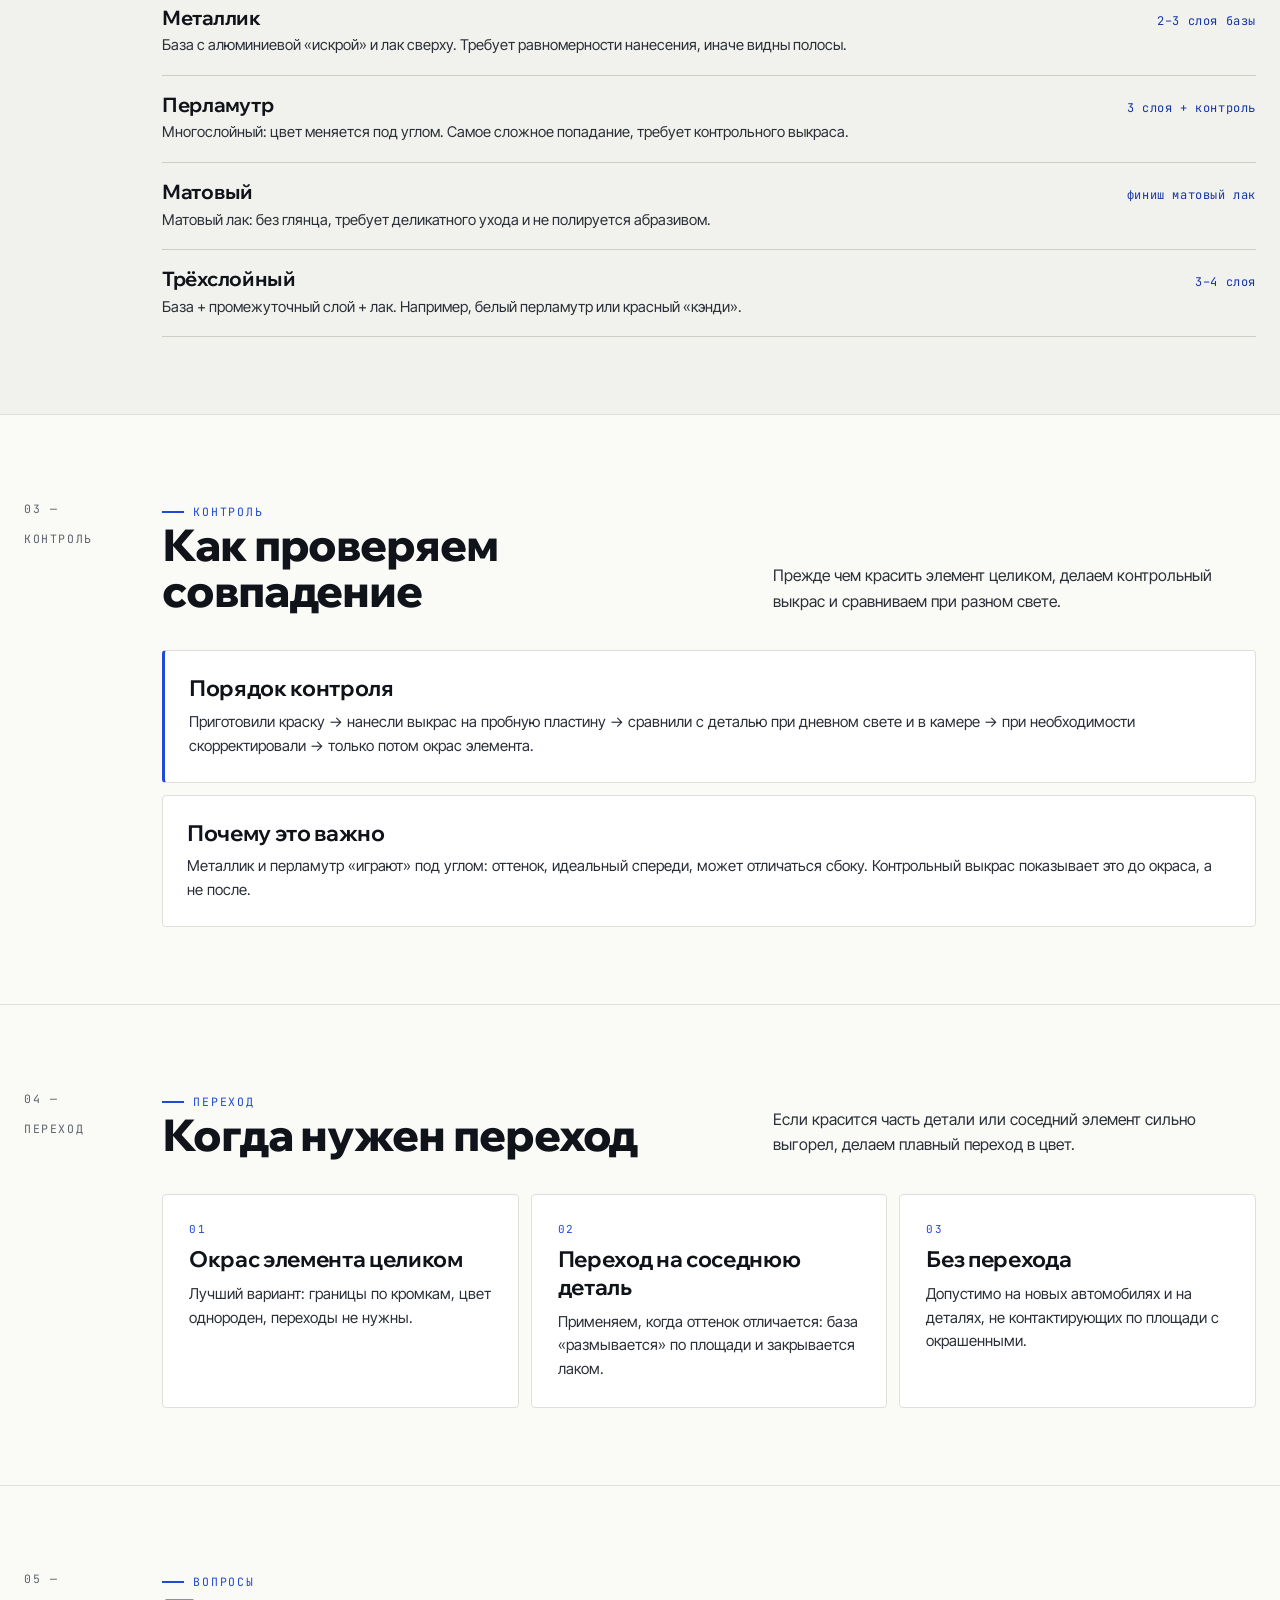
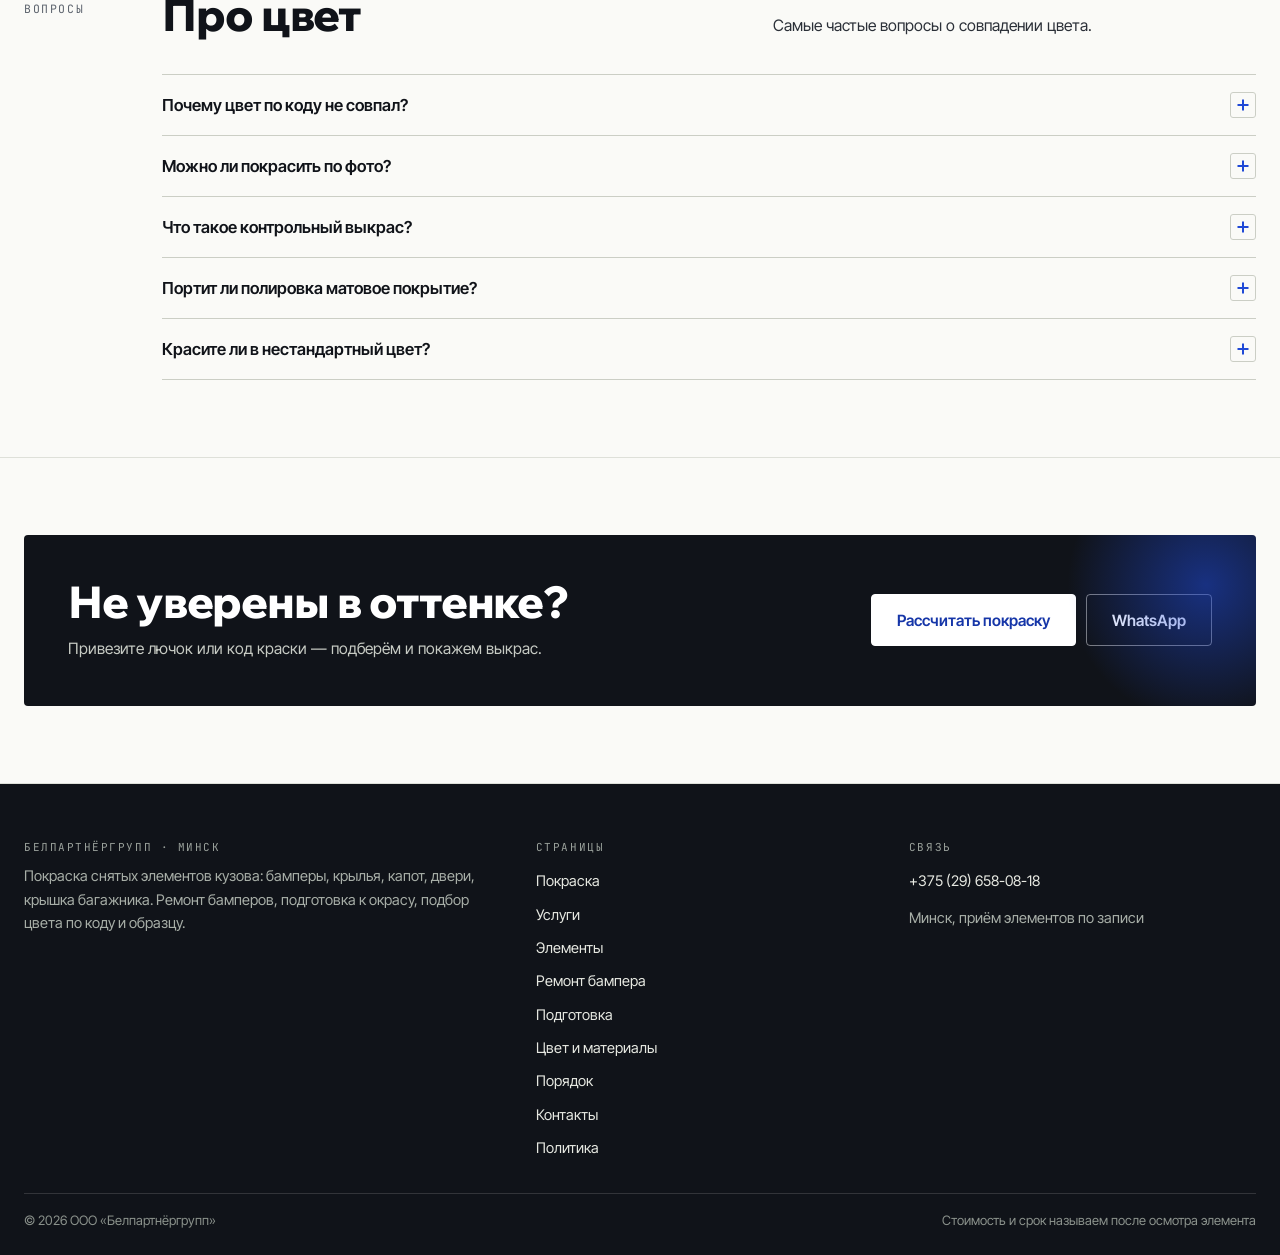
<file: cvet.html>
<!doctype html>
<html lang="ru"><head>
<meta charset="utf-8">
<meta name="viewport" content="width=device-width,initial-scale=1">
<title>Подбор цвета и материалы: код краски, металлик, перламутр — Минск</title>
<meta name="description" content="Подбор цвета при покраске авто: по коду краски, по VIN, по образцу детали. Типы покрытий: акрил, металлик, перламутр, матовый лак. Почему цвет «по коду» не всегда совпадает.">
<meta name="theme-color" content="#FAFAF7">
<link rel="icon" href="assets/img/favicon.svg" type="image/svg+xml">
<link rel="preconnect" href="https://fonts.googleapis.com"><link rel="preconnect" href="https://fonts.gstatic.com" crossorigin>
<link href="https://fonts.googleapis.com/css2?family=Wix+Madefor+Display:wght@600;700;800&family=Inter+Tight:wght@400;500;600;700&family=JetBrains+Mono:wght@400;500&display=swap" rel="stylesheet">
<style>:root{--paper:#FAFAF7;--paper2:#F1F2ED;--ink:#101319;--ink2:#2B3038;--muted:#5C636D;--line:#DEE0D9;--line2:#CBCEC5;--accent:#1F49D6;--accent-d:#1636A8;--wrap:1240px}
*{box-sizing:border-box}html{overflow-x:clip;font-size:18.5px}
body{margin:0;background:var(--paper);color:var(--ink);font-family:'Inter Tight',Inter,system-ui,sans-serif;line-height:1.6;overflow-x:clip}
img{display:block;max-width:100%}a{color:inherit;text-decoration:none}
h1,h2{font-family:'Wix Madefor Display',Manrope,sans-serif;font-weight:800;line-height:1.06;margin:0;letter-spacing:-.03em}
.wrap{width:min(var(--wrap),calc(100% - 48px));margin:0 auto}
.hdr{position:sticky;top:0;z-index:70;background:rgba(250,250,247,.95);border-bottom:1px solid var(--line)}
.hero{position:relative;min-height:clamp(500px,70vh,740px);display:flex;align-items:flex-end;overflow:hidden;border-bottom:1px solid var(--line)}
.hero__bg{position:absolute;inset:0;z-index:-2}.hero__bg img{width:100%;height:100%;object-fit:cover}
.btn{display:inline-flex;align-items:center;justify-content:center;min-height:52px;padding:0 25px;background:var(--accent);color:#fff;font-weight:600;font-size:15.5px;border-radius:4px}
.btn--ghost{background:transparent;color:var(--ink);border:1px solid var(--line2)}
.strip{overflow-x:auto;background:var(--paper2);border-bottom:1px solid var(--line)}
.strip a{flex:none;padding:13px 16px;font-size:15.5px;font-weight:600;white-space:nowrap;color:var(--ink2)}
.drawer{position:fixed;inset:0;z-index:140;display:none;background:rgba(16,19,25,.62)}
.drawer[data-open="true"]{display:block}
.drawer__inner{position:fixed;inset:0;background:#FAFAF7;padding:16px;overflow-y:auto;display:flex;flex-direction:column}
.lock{overflow:hidden}[hidden]{display:none!important}</style>
<link rel="stylesheet" href="assets/css/site.v1.css">
</head><body>
<div class="topbar"><div class="wrap topbar__in">
<span>Минск · покраска снятых элементов кузова</span>
<span><a href="tel:+375296580818">+375 (29) 658-08-18</a></span>
</div></div>
<header class="hdr"><div class="wrap hdr__in">
<a class="logo" href="index.html"><i>BP</i><span><b>Белпартнёргрупп</b><span class="sub">покраска авто · Минск</span></span></a>
<span class="hdr__sp"></span>
<a class="hdr__tel" href="tel:+375296580818">+375 (29) 658-08-18<span>ежедневно, по записи</span></a>
<a class="btn" href="kontakty.html">Рассчитать покраску</a>
<button class="burger" id="burger" aria-label="Меню" aria-expanded="false" aria-controls="drawer"><span></span><span></span><span></span></button>
</div></header>
<nav class="strip" aria-label="Страницы"><div class="wrap strip__in"><a href="index.html">Покраска</a><a href="uslugi.html">Услуги</a><a href="elementy.html">Элементы</a><a href="bamper.html">Ремонт бампера</a><a href="podgotovka.html">Подготовка</a><a href="cvet.html" aria-current="page">Цвет и материалы</a><a href="process.html">Порядок</a><a href="kontakty.html">Контакты</a><a href="politika.html">Политика</a></div></nav>
<main>
<section class="hero"><div class="hero__bg"><img src="assets/img/paint.jpg" alt="Стол подбора и смешивания краски" fetchpriority="high"></div><div class="hero__in wrap"><span class="kick">Цвет · материалы</span><h1>Попадание в цвет — это работа, а не везение</h1><p class="hero__lead">Подбираем по коду, по VIN и по образцу с детали. Учитываем выгорание: у автомобилей старше пяти лет цвет по коду почти всегда отличается от фактического.</p><div class="hero__cta"><a class="btn" href="kontakty.html">Подобрать цвет</a><a class="btn btn--ghost" href="tel:+375296580818">+375 (29) 658-08-18</a></div><div class="hero__figs"><div><b>код</b><span>по табличке</span></div><div><b>VIN</b><span>по базе</span></div><div><b>образец</b><span>с детали</span></div><div><b>камера</b><span>контроль</span></div></div></div></section><section class="band "><div class="wrap"><div class="sect sect--side"><div class="sect__side"><span class="mono">01 — способы</span></div><div class="sect__main"><div class="sect__head"><div><span class="kick">Способы</span><h2>Три способа попасть в цвет</h2></div><p>Чем точнее исходные данные, тем меньше переходов и тем незаметнее ремонт.</p></div><div class="cards"><div class="card"><span class="card__n">01</span><h3>По коду краски</h3><p>Код с заводской таблички. База: точный рецепт, но без поправки на выгорание.</p></div><div class="card"><span class="card__n">02</span><h3>По VIN</h3><p>Уточняем заводской оттенок и вариант исполнения: у многих марок один код имеет несколько вариантов.</p></div><div class="card"><span class="card__n">03</span><h3>По образцу</h3><p>Снимаем лючок или небольшой элемент и подбираем по факту: самый точный способ для автомобилей с пробегом.</p></div></div></div></div></div></section><section class="band band--alt"><div class="wrap"><div class="sect sect--side"><div class="sect__side"><span class="mono">02 — типы</span></div><div class="sect__main"><div class="sect__head"><div><span class="kick">Типы</span><h2>Типы покрытий</h2></div><p>От типа покрытия зависит не только вид, но и технология нанесения и ухода.</p></div><div class="rows"><div class="row"><div><h3>Акрил</h3><p>Однослойный или двухслойный: проще в ремонте, дешевле, но менее «глубокий» по виду.</p></div><span class="row__p">1 слой базы</span></div><div class="row"><div><h3>Металлик</h3><p>База с алюминиевой «искрой» и лак сверху. Требует равномерности нанесения, иначе видны полосы.</p></div><span class="row__p">2–3 слоя базы</span></div><div class="row"><div><h3>Перламутр</h3><p>Многослойный: цвет меняется под углом. Самое сложное попадание, требует контрольного выкраса.</p></div><span class="row__p">3 слоя + контроль</span></div><div class="row"><div><h3>Матовый</h3><p>Матовый лак: без глянца, требует деликатного ухода и не полируется абразивом.</p></div><span class="row__p">финиш матовый лак</span></div><div class="row"><div><h3>Трёхслойный</h3><p>База + промежуточный слой + лак. Например, белый перламутр или красный «кэнди».</p></div><span class="row__p">3–4 слоя</span></div></div></div></div></div></section><section class="band "><div class="wrap"><div class="sect sect--side"><div class="sect__side"><span class="mono">03 — контроль</span></div><div class="sect__main"><div class="sect__head"><div><span class="kick">Контроль</span><h2>Как проверяем совпадение</h2></div><p>Прежде чем красить элемент целиком, делаем контрольный выкрас и сравниваем при разном свете.</p></div><div class="plate plate--accent"><h3>Порядок контроля</h3><p>Приготовили краску → нанесли выкрас на пробную пластину → сравнили с деталью при дневном свете и в камере → при необходимости скорректировали → только потом окрас элемента.</p></div><div class="plate" style="margin-top:12px"><h3>Почему это важно</h3><p>Металлик и перламутр «играют» под углом: оттенок, идеальный спереди, может отличаться сбоку. Контрольный выкрас показывает это до окраса, а не после.</p></div></div></div></div></section><section class="band "><div class="wrap"><div class="sect sect--side"><div class="sect__side"><span class="mono">04 — переход</span></div><div class="sect__main"><div class="sect__head"><div><span class="kick">Переход</span><h2>Когда нужен переход</h2></div><p>Если красится часть детали или соседний элемент сильно выгорел, делаем плавный переход в цвет.</p></div><div class="cards"><div class="card"><span class="card__n">01</span><h3>Окрас элемента целиком</h3><p>Лучший вариант: границы по кромкам, цвет однороден, переходы не нужны.</p></div><div class="card"><span class="card__n">02</span><h3>Переход на соседнюю деталь</h3><p>Применяем, когда оттенок отличается: база «размывается» по площади и закрывается лаком.</p></div><div class="card"><span class="card__n">03</span><h3>Без перехода</h3><p>Допустимо на новых автомобилях и на деталях, не контактирующих по площади с окрашенными.</p></div></div></div></div></div></section><section class="band "><div class="wrap"><div class="sect sect--side"><div class="sect__side"><span class="mono">05 — вопросы</span></div><div class="sect__main"><div class="sect__head"><div><span class="kick">Вопросы</span><h2>Про цвет</h2></div><p>Самые частые вопросы о совпадении цвета.</p></div><div class="faq"><div class="faq__i" data-open="false"><button class="faq__q" type="button" aria-expanded="false">Почему цвет по коду не совпал?<i></i></button><div class="faq__a"><p>Краска выгорает и меняет оттенок под ультрафиолетом. Код даёт заводской цвет, а не фактический — поэтому нужен образец.</p></div></div><div class="faq__i" data-open="false"><button class="faq__q" type="button" aria-expanded="false">Можно ли покрасить по фото?<i></i></button><div class="faq__a"><p>Фото помогает оценить работу, но для цвета не годится: камера телефона искажает оттенок. Нужен код или образец.</p></div></div><div class="faq__i" data-open="false"><button class="faq__q" type="button" aria-expanded="false">Что такое контрольный выкрас?<i></i></button><div class="faq__a"><p>Пробная пластина с нанесённой краской, которую сравнивают с деталью до окраса.</p></div></div><div class="faq__i" data-open="false"><button class="faq__q" type="button" aria-expanded="false">Портит ли полировка матовое покрытие?<i></i></button><div class="faq__a"><p>Да, абразивная полировка убирает матовость. Для матовых покрытий нужен специальный уход.</p></div></div><div class="faq__i" data-open="false"><button class="faq__q" type="button" aria-expanded="false">Красите ли в нестандартный цвет?<i></i></button><div class="faq__a"><p>Да, если есть образец или рецепт. Подберём и покажем выкрас до начала работ.</p></div></div></div></div></div></div></section><section class="band"><div class="wrap"><div class="cta"><div><h2>Не уверены в оттенке?</h2><p>Привезите лючок или код краски — подберём и покажем выкрас.</p></div><div class="cta__act"><a class="btn btn--light" href="kontakty.html">Рассчитать покраску</a><a class="btn btn--ghost" style="border-color:rgba(255,255,255,.45);color:#fff" href="https://wa.me/375296580818">WhatsApp</a></div></div></div></section></main>
<footer class="foot"><div class="wrap">
<div class="foot__grid">
<div><h4>Белпартнёргрупп · Минск</h4>
<p>Покраска снятых элементов кузова: бамперы, крылья, капот, двери, крышка багажника. Ремонт бамперов, подготовка к окрасу, подбор цвета по коду и образцу.</p></div>
<div><h4>Страницы</h4><a href="index.html">Покраска</a><a href="uslugi.html">Услуги</a><a href="elementy.html">Элементы</a><a href="bamper.html">Ремонт бампера</a><a href="podgotovka.html">Подготовка</a><a href="cvet.html">Цвет и материалы</a><a href="process.html">Порядок</a><a href="kontakty.html">Контакты</a><a href="politika.html">Политика</a></div>
<div><h4>Связь</h4><a href="tel:+375296580818">+375 (29) 658-08-18</a>
<p style="margin-top:8px">Минск, приём элементов по записи</p></div>
</div>
<div class="foot__bot"><span>© 2026 ООО «Белпартнёргрупп»</span><span>Стоимость и срок называем после осмотра элемента</span></div>
</div></footer>
<div class="fbar">
<a href="tel:+375296580818"><svg viewBox="0 0 24 24"><path d="M5 4h4l2 5-2.5 1.5a12 12 0 0 0 5 5L15 13l5 2v4a2 2 0 0 1-2 2A16 16 0 0 1 3 6a2 2 0 0 1 2-2z"/></svg>Позвонить</a>
<a href="https://wa.me/375296580818"><svg viewBox="0 0 24 24"><path d="M12 3a9 9 0 0 0-7.8 13.5L3 21l4.6-1.2A9 9 0 1 0 12 3z"/></svg>WhatsApp</a>
<a href="viber://chat?number=%2B375296580818"><svg viewBox="0 0 24 24"><path d="M12 3c5 0 9 3.4 9 7.6 0 4.2-4 7.6-9 7.6-1 0-2-.1-2.9-.4L5 20l.8-3.2C4.1 15.3 3 13.1 3 10.6 3 6.4 7 3 12 3z"/></svg>Viber</a>
<a href="https://t.me/+375296580818" target="_blank" rel="noopener"><svg viewBox="0 0 24 24"><path d="M21 4L3 11l5 2 2 6 3-4 5 3z"/></svg>Telegram</a>
</div>
<div class="drawer" id="drawer" data-open="false" aria-hidden="true"><div class="drawer__inner">
<div class="drawer__top"><span class="mono">Меню</span><button class="drawer__close" id="drawerClose" aria-label="Закрыть меню"></button></div>
<a href="index.html">Покраска</a><a href="uslugi.html">Услуги</a><a href="elementy.html">Элементы</a><a href="bamper.html">Ремонт бампера</a><a href="podgotovka.html">Подготовка</a><a href="cvet.html">Цвет и материалы</a><a href="process.html">Порядок</a><a href="kontakty.html">Контакты</a><a href="politika.html">Политика</a>
<a class="btn" href="https://wa.me/375296580818" target="_blank" rel="noopener" style="margin-top:18px">Написать в WhatsApp</a>
</div></div>
<script src="assets/js/main.v1.js" defer></script>
</body></html>
</file>
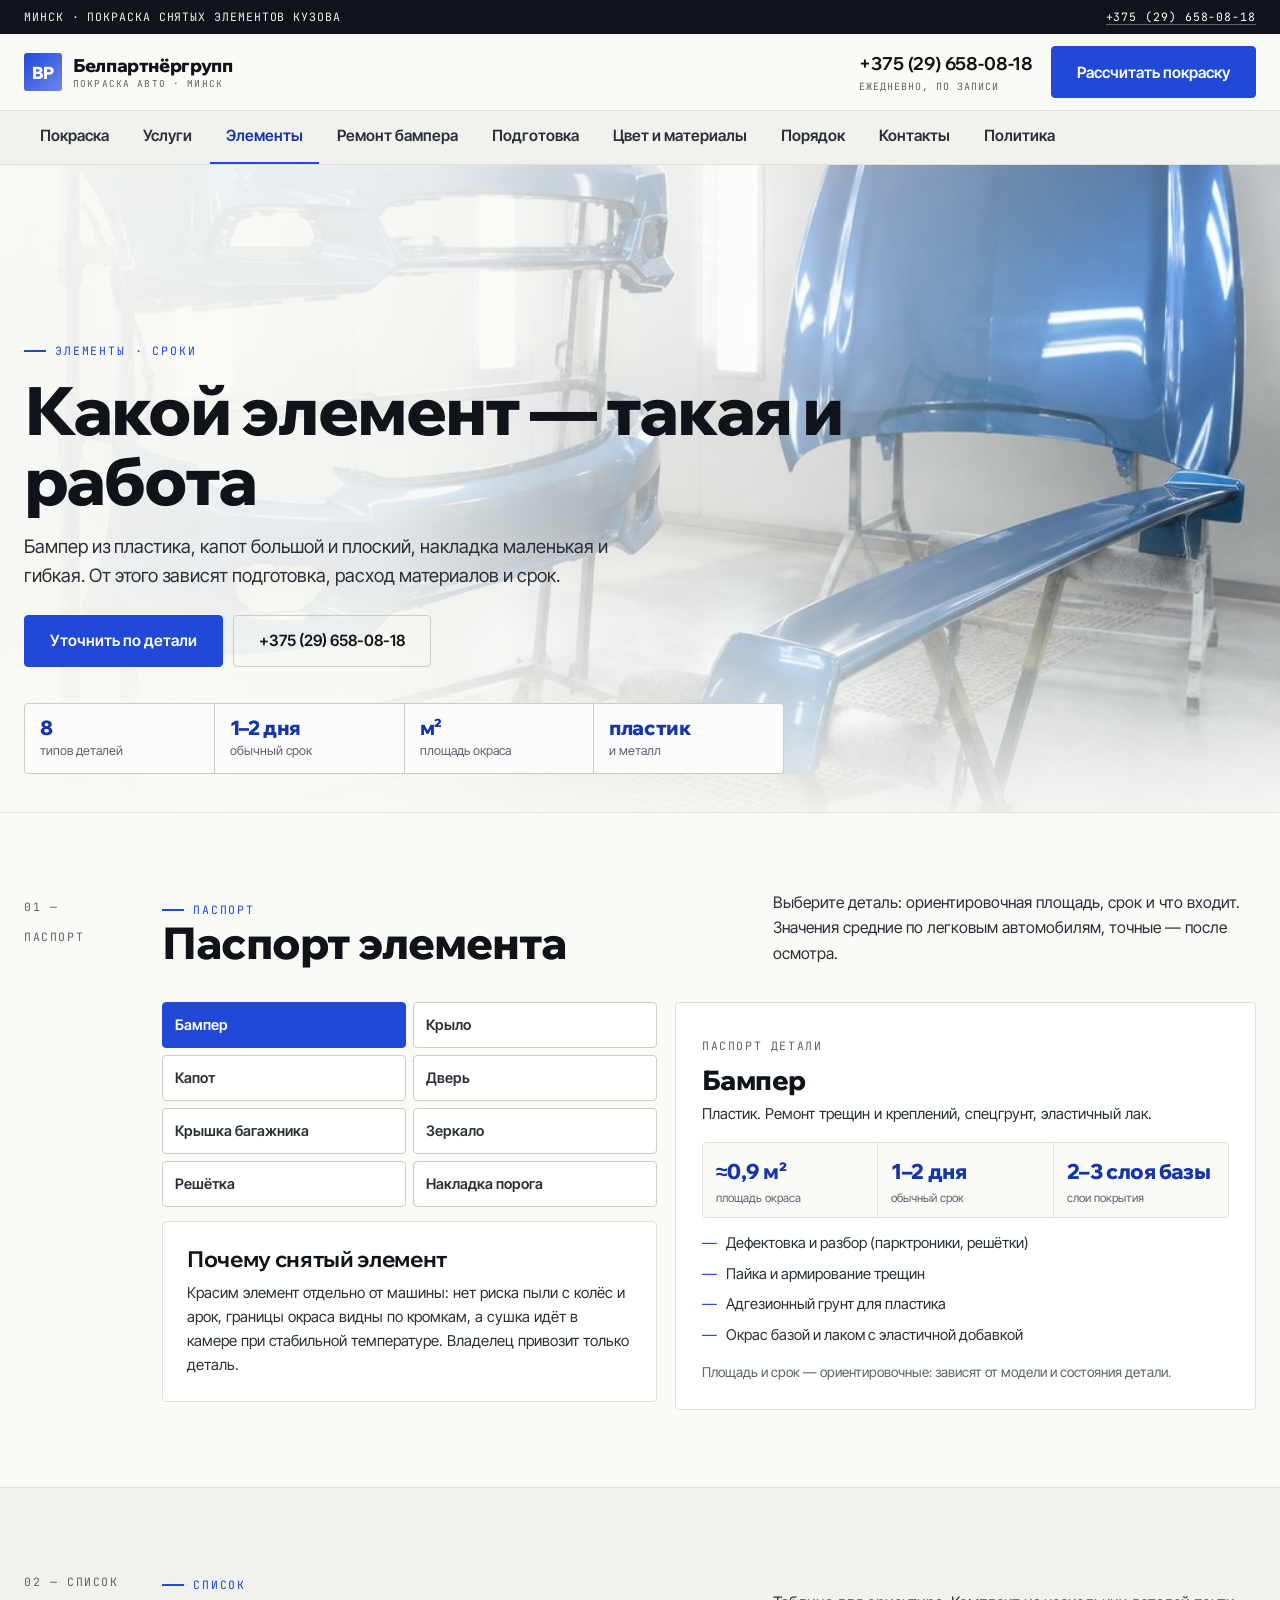
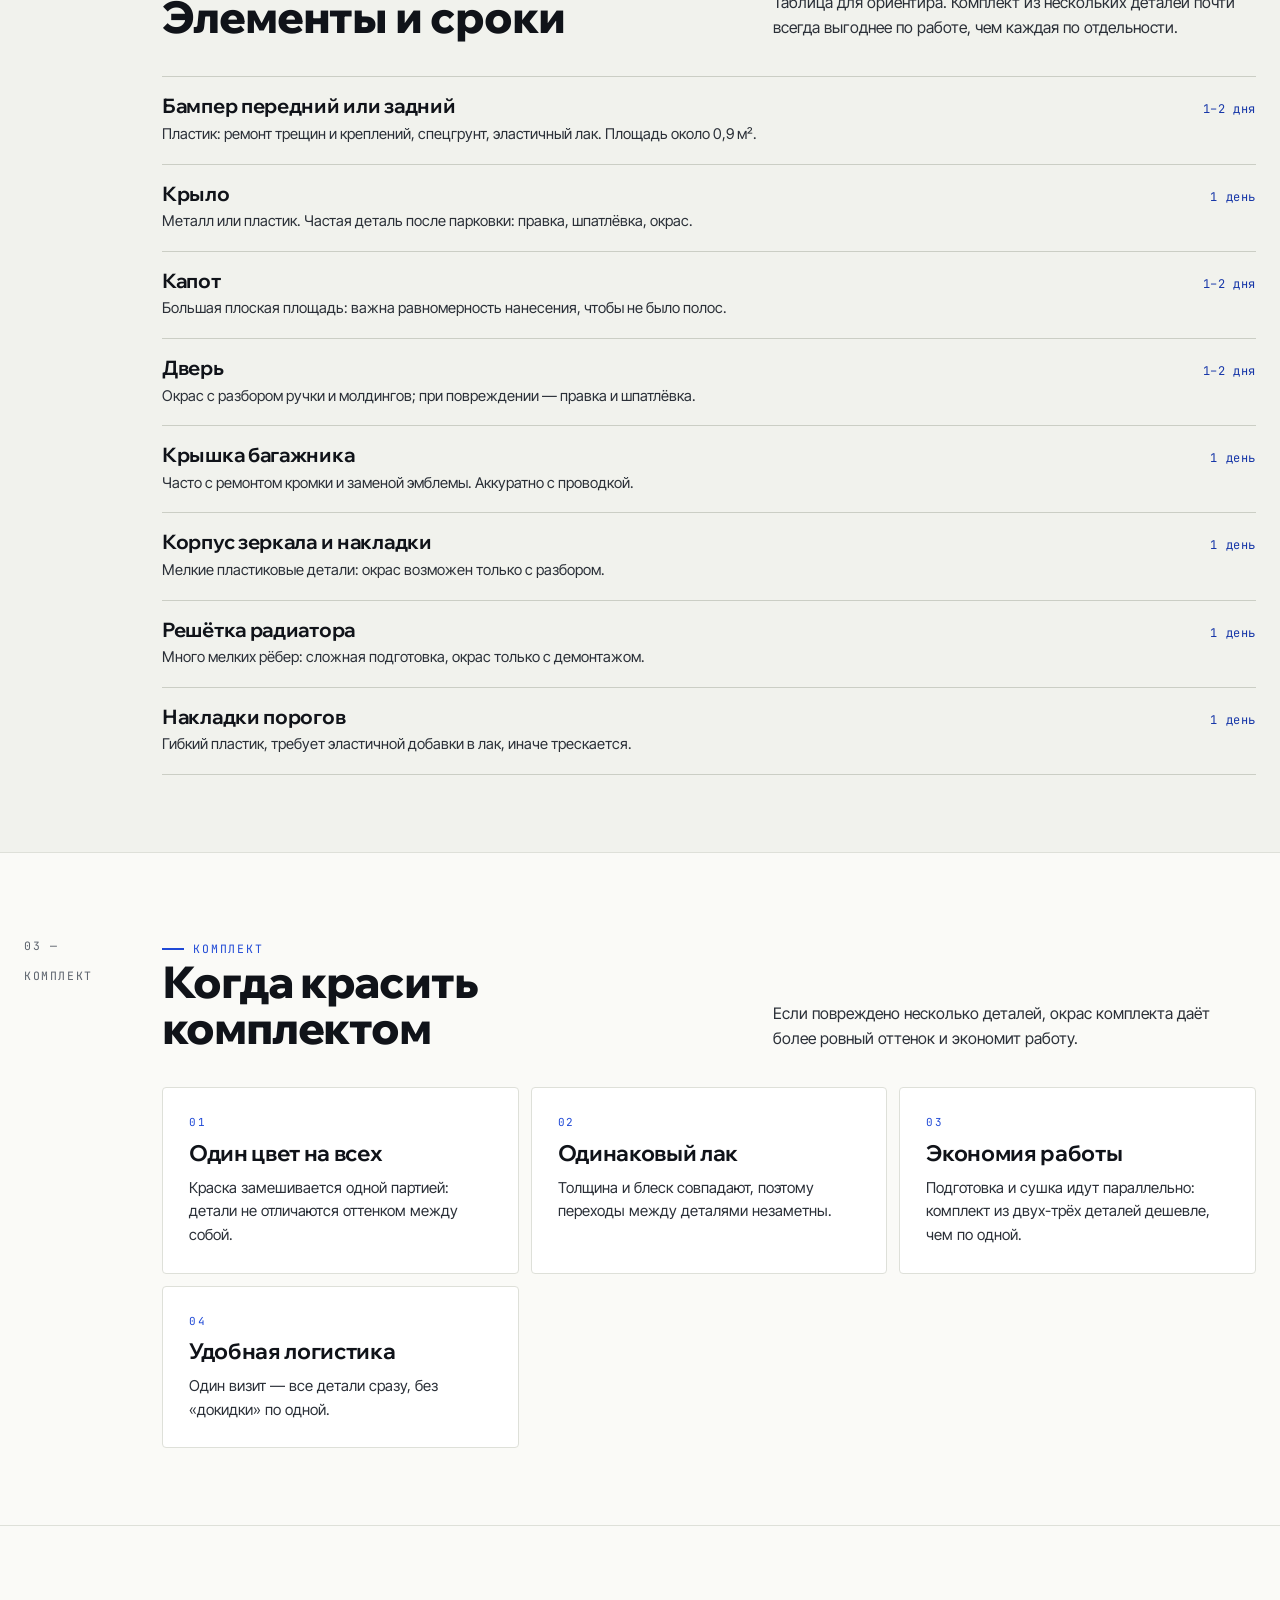
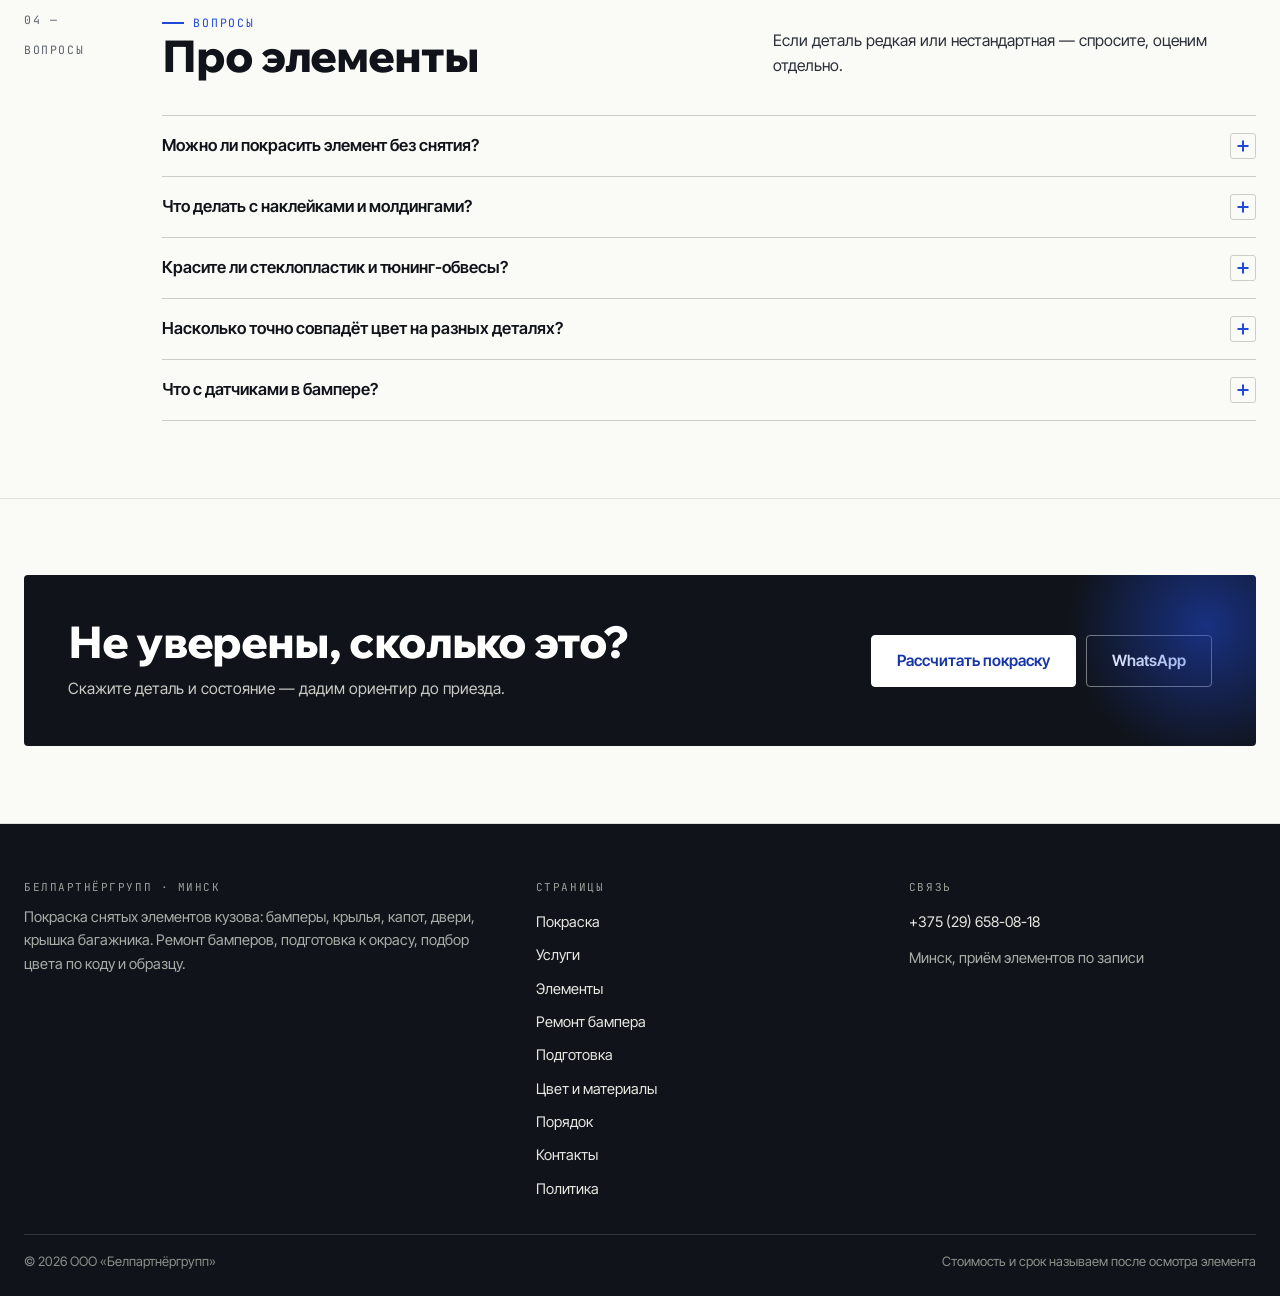
<file: elementy.html>
<!doctype html>
<html lang="ru"><head>
<meta charset="utf-8">
<meta name="viewport" content="width=device-width,initial-scale=1">
<title>Покраска элементов кузова: бампер, крыло, капот, дверь — Минск</title>
<meta name="description" content="Окрас снятых элементов кузова в Минске: бампер, крыло, капот, дверь, крышка багажника, зеркало, решётка, накладки. Сроки и состав работ по каждому элементу.">
<meta name="theme-color" content="#FAFAF7">
<link rel="icon" href="assets/img/favicon.svg" type="image/svg+xml">
<link rel="preconnect" href="https://fonts.googleapis.com"><link rel="preconnect" href="https://fonts.gstatic.com" crossorigin>
<link href="https://fonts.googleapis.com/css2?family=Wix+Madefor+Display:wght@600;700;800&family=Inter+Tight:wght@400;500;600;700&family=JetBrains+Mono:wght@400;500&display=swap" rel="stylesheet">
<style>:root{--paper:#FAFAF7;--paper2:#F1F2ED;--ink:#101319;--ink2:#2B3038;--muted:#5C636D;--line:#DEE0D9;--line2:#CBCEC5;--accent:#1F49D6;--accent-d:#1636A8;--wrap:1240px}
*{box-sizing:border-box}html{overflow-x:clip;font-size:18.5px}
body{margin:0;background:var(--paper);color:var(--ink);font-family:'Inter Tight',Inter,system-ui,sans-serif;line-height:1.6;overflow-x:clip}
img{display:block;max-width:100%}a{color:inherit;text-decoration:none}
h1,h2{font-family:'Wix Madefor Display',Manrope,sans-serif;font-weight:800;line-height:1.06;margin:0;letter-spacing:-.03em}
.wrap{width:min(var(--wrap),calc(100% - 48px));margin:0 auto}
.hdr{position:sticky;top:0;z-index:70;background:rgba(250,250,247,.95);border-bottom:1px solid var(--line)}
.hero{position:relative;min-height:clamp(500px,70vh,740px);display:flex;align-items:flex-end;overflow:hidden;border-bottom:1px solid var(--line)}
.hero__bg{position:absolute;inset:0;z-index:-2}.hero__bg img{width:100%;height:100%;object-fit:cover}
.btn{display:inline-flex;align-items:center;justify-content:center;min-height:52px;padding:0 25px;background:var(--accent);color:#fff;font-weight:600;font-size:15.5px;border-radius:4px}
.btn--ghost{background:transparent;color:var(--ink);border:1px solid var(--line2)}
.strip{overflow-x:auto;background:var(--paper2);border-bottom:1px solid var(--line)}
.strip a{flex:none;padding:13px 16px;font-size:15.5px;font-weight:600;white-space:nowrap;color:var(--ink2)}
.drawer{position:fixed;inset:0;z-index:140;display:none;background:rgba(16,19,25,.62)}
.drawer[data-open="true"]{display:block}
.drawer__inner{position:fixed;inset:0;background:#FAFAF7;padding:16px;overflow-y:auto;display:flex;flex-direction:column}
.lock{overflow:hidden}[hidden]{display:none!important}</style>
<link rel="stylesheet" href="assets/css/site.v1.css">
</head><body>
<div class="topbar"><div class="wrap topbar__in">
<span>Минск · покраска снятых элементов кузова</span>
<span><a href="tel:+375296580818">+375 (29) 658-08-18</a></span>
</div></div>
<header class="hdr"><div class="wrap hdr__in">
<a class="logo" href="index.html"><i>BP</i><span><b>Белпартнёргрупп</b><span class="sub">покраска авто · Минск</span></span></a>
<span class="hdr__sp"></span>
<a class="hdr__tel" href="tel:+375296580818">+375 (29) 658-08-18<span>ежедневно, по записи</span></a>
<a class="btn" href="kontakty.html">Рассчитать покраску</a>
<button class="burger" id="burger" aria-label="Меню" aria-expanded="false" aria-controls="drawer"><span></span><span></span><span></span></button>
</div></header>
<nav class="strip" aria-label="Страницы"><div class="wrap strip__in"><a href="index.html">Покраска</a><a href="uslugi.html">Услуги</a><a href="elementy.html" aria-current="page">Элементы</a><a href="bamper.html">Ремонт бампера</a><a href="podgotovka.html">Подготовка</a><a href="cvet.html">Цвет и материалы</a><a href="process.html">Порядок</a><a href="kontakty.html">Контакты</a><a href="politika.html">Политика</a></div></nav>
<main>
<section class="hero"><div class="hero__bg"><img src="assets/img/rack.jpg" alt="Стеллаж со свежеокрашенными кузовными деталями" fetchpriority="high"></div><div class="hero__in wrap"><span class="kick">Элементы · сроки</span><h1>Какой элемент — такая и работа</h1><p class="hero__lead">Бампер из пластика, капот большой и плоский, накладка маленькая и гибкая. От этого зависят подготовка, расход материалов и срок.</p><div class="hero__cta"><a class="btn" href="kontakty.html">Уточнить по детали</a><a class="btn btn--ghost" href="tel:+375296580818">+375 (29) 658-08-18</a></div><div class="hero__figs"><div><b>8</b><span>типов деталей</span></div><div><b>1–2 дня</b><span>обычный срок</span></div><div><b>м²</b><span>площадь окраса</span></div><div><b>пластик</b><span>и металл</span></div></div></div></section><section class="band "><div class="wrap"><div class="sect sect--side"><div class="sect__side"><span class="mono">01 — паспорт</span></div><div class="sect__main"><div class="sect__head"><div><span class="kick">Паспорт</span><h2>Паспорт элемента</h2></div><p>Выберите деталь: ориентировочная площадь, срок и что входит. Значения средние по легковым автомобилям, точные — после осмотра.</p></div><div class="pass"><div><div class="pass__pick" id="passPick"><button type="button" data-p="bumper" aria-pressed="true">Бампер</button><button type="button" data-p="wing" aria-pressed="false">Крыло</button><button type="button" data-p="hood" aria-pressed="false">Капот</button><button type="button" data-p="door" aria-pressed="false">Дверь</button><button type="button" data-p="trunk" aria-pressed="false">Крышка багажника</button><button type="button" data-p="mirror" aria-pressed="false">Зеркало</button><button type="button" data-p="grille" aria-pressed="false">Решётка</button><button type="button" data-p="sill" aria-pressed="false">Накладка порога</button></div><div class="plate" style="margin-top:14px"><h3>Почему снятый элемент</h3><p>Красим элемент отдельно от машины: нет риска пыли с колёс и арок, границы окраса видны по кромкам, а сушка идёт в камере при стабильной температуре. Владелец привозит только деталь.</p></div></div><div class="pass__out" id="passOut2"></div></div></div></div></div></section><section class="band band--alt"><div class="wrap"><div class="sect sect--side"><div class="sect__side"><span class="mono">02 — список</span></div><div class="sect__main"><div class="sect__head"><div><span class="kick">Список</span><h2>Элементы и сроки</h2></div><p>Таблица для ориентира. Комплект из нескольких деталей почти всегда выгоднее по работе, чем каждая по отдельности.</p></div><div class="rows"><div class="row"><div><h3>Бампер передний или задний</h3><p>Пластик: ремонт трещин и креплений, спецгрунт, эластичный лак. Площадь около 0,9 м².</p></div><span class="row__p">1–2 дня</span></div><div class="row"><div><h3>Крыло</h3><p>Металл или пластик. Частая деталь после парковки: правка, шпатлёвка, окрас.</p></div><span class="row__p">1 день</span></div><div class="row"><div><h3>Капот</h3><p>Большая плоская площадь: важна равномерность нанесения, чтобы не было полос.</p></div><span class="row__p">1–2 дня</span></div><div class="row"><div><h3>Дверь</h3><p>Окрас с разбором ручки и молдингов; при повреждении — правка и шпатлёвка.</p></div><span class="row__p">1–2 дня</span></div><div class="row"><div><h3>Крышка багажника</h3><p>Часто с ремонтом кромки и заменой эмблемы. Аккуратно с проводкой.</p></div><span class="row__p">1 день</span></div><div class="row"><div><h3>Корпус зеркала и накладки</h3><p>Мелкие пластиковые детали: окрас возможен только с разбором.</p></div><span class="row__p">1 день</span></div><div class="row"><div><h3>Решётка радиатора</h3><p>Много мелких рёбер: сложная подготовка, окрас только с демонтажом.</p></div><span class="row__p">1 день</span></div><div class="row"><div><h3>Накладки порогов</h3><p>Гибкий пластик, требует эластичной добавки в лак, иначе трескается.</p></div><span class="row__p">1 день</span></div></div></div></div></div></section><section class="band "><div class="wrap"><div class="sect sect--side"><div class="sect__side"><span class="mono">03 — комплект</span></div><div class="sect__main"><div class="sect__head"><div><span class="kick">Комплект</span><h2>Когда красить комплектом</h2></div><p>Если повреждено несколько деталей, окрас комплекта даёт более ровный оттенок и экономит работу.</p></div><div class="cards"><div class="card"><span class="card__n">01</span><h3>Один цвет на всех</h3><p>Краска замешивается одной партией: детали не отличаются оттенком между собой.</p></div><div class="card"><span class="card__n">02</span><h3>Одинаковый лак</h3><p>Толщина и блеск совпадают, поэтому переходы между деталями незаметны.</p></div><div class="card"><span class="card__n">03</span><h3>Экономия работы</h3><p>Подготовка и сушка идут параллельно: комплект из двух-трёх деталей дешевле, чем по одной.</p></div><div class="card"><span class="card__n">04</span><h3>Удобная логистика</h3><p>Один визит — все детали сразу, без «докидки» по одной.</p></div></div></div></div></div></section><section class="band "><div class="wrap"><div class="sect sect--side"><div class="sect__side"><span class="mono">04 — вопросы</span></div><div class="sect__main"><div class="sect__head"><div><span class="kick">Вопросы</span><h2>Про элементы</h2></div><p>Если деталь редкая или нестандартная — спросите, оценим отдельно.</p></div><div class="faq"><div class="faq__i" data-open="false"><button class="faq__q" type="button" aria-expanded="false">Можно ли покрасить элемент без снятия?<i></i></button><div class="faq__a"><p>Иногда да, но кромки и внутренние поверхности тогда остаются необработанными. Для долговечного результата лучше снимать.</p></div></div><div class="faq__i" data-open="false"><button class="faq__q" type="button" aria-expanded="false">Что делать с наклейками и молдингами?<i></i></button><div class="faq__a"><p>Снимаем или маскируем в зависимости от типа. Новые наклейки клеим после полной полимеризации лака.</p></div></div><div class="faq__i" data-open="false"><button class="faq__q" type="button" aria-expanded="false">Красите ли стеклопластик и тюнинг-обвесы?<i></i></button><div class="faq__a"><p>Да, но подготовка отличается: нужен свой грунт и проверка гибкости.</p></div></div><div class="faq__i" data-open="false"><button class="faq__q" type="button" aria-expanded="false">Насколько точно совпадёт цвет на разных деталях?<i></i></button><div class="faq__a"><p>При окрасе комплекта — практически идеально. При окрасе одной детали возможна разница из-за выгорания остального кузова.</p></div></div><div class="faq__i" data-open="false"><button class="faq__q" type="button" aria-expanded="false">Что с датчиками в бампере?<i></i></button><div class="faq__a"><p>Снимаем и ставим обратно, посадочные места сохраняем. Если датчик был повреждён, подскажем, что менять.</p></div></div></div></div></div></div></section><section class="band"><div class="wrap"><div class="cta"><div><h2>Не уверены, сколько это?</h2><p>Скажите деталь и состояние — дадим ориентир до приезда.</p></div><div class="cta__act"><a class="btn btn--light" href="kontakty.html">Рассчитать покраску</a><a class="btn btn--ghost" style="border-color:rgba(255,255,255,.45);color:#fff" href="https://wa.me/375296580818">WhatsApp</a></div></div></div></section></main>
<footer class="foot"><div class="wrap">
<div class="foot__grid">
<div><h4>Белпартнёргрупп · Минск</h4>
<p>Покраска снятых элементов кузова: бамперы, крылья, капот, двери, крышка багажника. Ремонт бамперов, подготовка к окрасу, подбор цвета по коду и образцу.</p></div>
<div><h4>Страницы</h4><a href="index.html">Покраска</a><a href="uslugi.html">Услуги</a><a href="elementy.html">Элементы</a><a href="bamper.html">Ремонт бампера</a><a href="podgotovka.html">Подготовка</a><a href="cvet.html">Цвет и материалы</a><a href="process.html">Порядок</a><a href="kontakty.html">Контакты</a><a href="politika.html">Политика</a></div>
<div><h4>Связь</h4><a href="tel:+375296580818">+375 (29) 658-08-18</a>
<p style="margin-top:8px">Минск, приём элементов по записи</p></div>
</div>
<div class="foot__bot"><span>© 2026 ООО «Белпартнёргрупп»</span><span>Стоимость и срок называем после осмотра элемента</span></div>
</div></footer>
<div class="fbar">
<a href="tel:+375296580818"><svg viewBox="0 0 24 24"><path d="M5 4h4l2 5-2.5 1.5a12 12 0 0 0 5 5L15 13l5 2v4a2 2 0 0 1-2 2A16 16 0 0 1 3 6a2 2 0 0 1 2-2z"/></svg>Позвонить</a>
<a href="https://wa.me/375296580818"><svg viewBox="0 0 24 24"><path d="M12 3a9 9 0 0 0-7.8 13.5L3 21l4.6-1.2A9 9 0 1 0 12 3z"/></svg>WhatsApp</a>
<a href="viber://chat?number=%2B375296580818"><svg viewBox="0 0 24 24"><path d="M12 3c5 0 9 3.4 9 7.6 0 4.2-4 7.6-9 7.6-1 0-2-.1-2.9-.4L5 20l.8-3.2C4.1 15.3 3 13.1 3 10.6 3 6.4 7 3 12 3z"/></svg>Viber</a>
<a href="https://t.me/+375296580818" target="_blank" rel="noopener"><svg viewBox="0 0 24 24"><path d="M21 4L3 11l5 2 2 6 3-4 5 3z"/></svg>Telegram</a>
</div>
<div class="drawer" id="drawer" data-open="false" aria-hidden="true"><div class="drawer__inner">
<div class="drawer__top"><span class="mono">Меню</span><button class="drawer__close" id="drawerClose" aria-label="Закрыть меню"></button></div>
<a href="index.html">Покраска</a><a href="uslugi.html">Услуги</a><a href="elementy.html">Элементы</a><a href="bamper.html">Ремонт бампера</a><a href="podgotovka.html">Подготовка</a><a href="cvet.html">Цвет и материалы</a><a href="process.html">Порядок</a><a href="kontakty.html">Контакты</a><a href="politika.html">Политика</a>
<a class="btn" href="https://wa.me/375296580818" target="_blank" rel="noopener" style="margin-top:18px">Написать в WhatsApp</a>
</div></div>
<script src="assets/js/main.v1.js" defer></script>
</body></html>
</file>
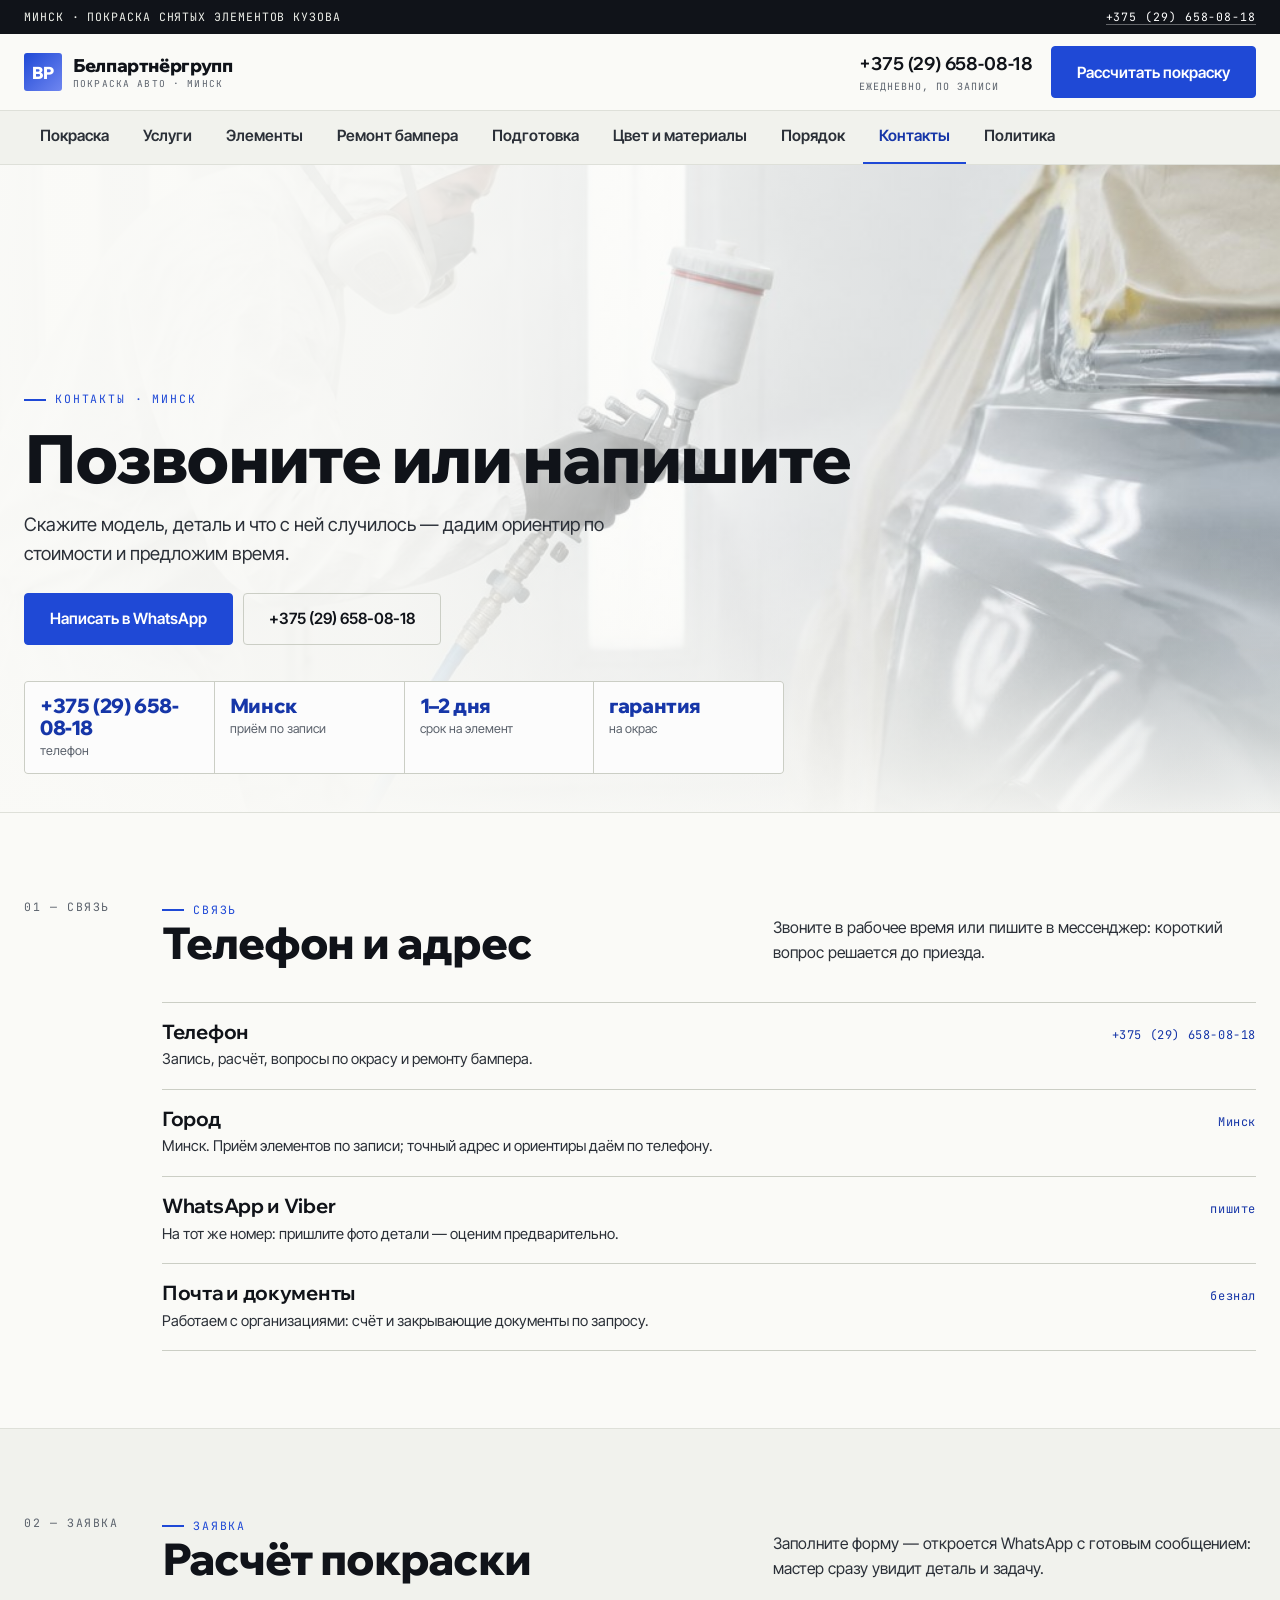
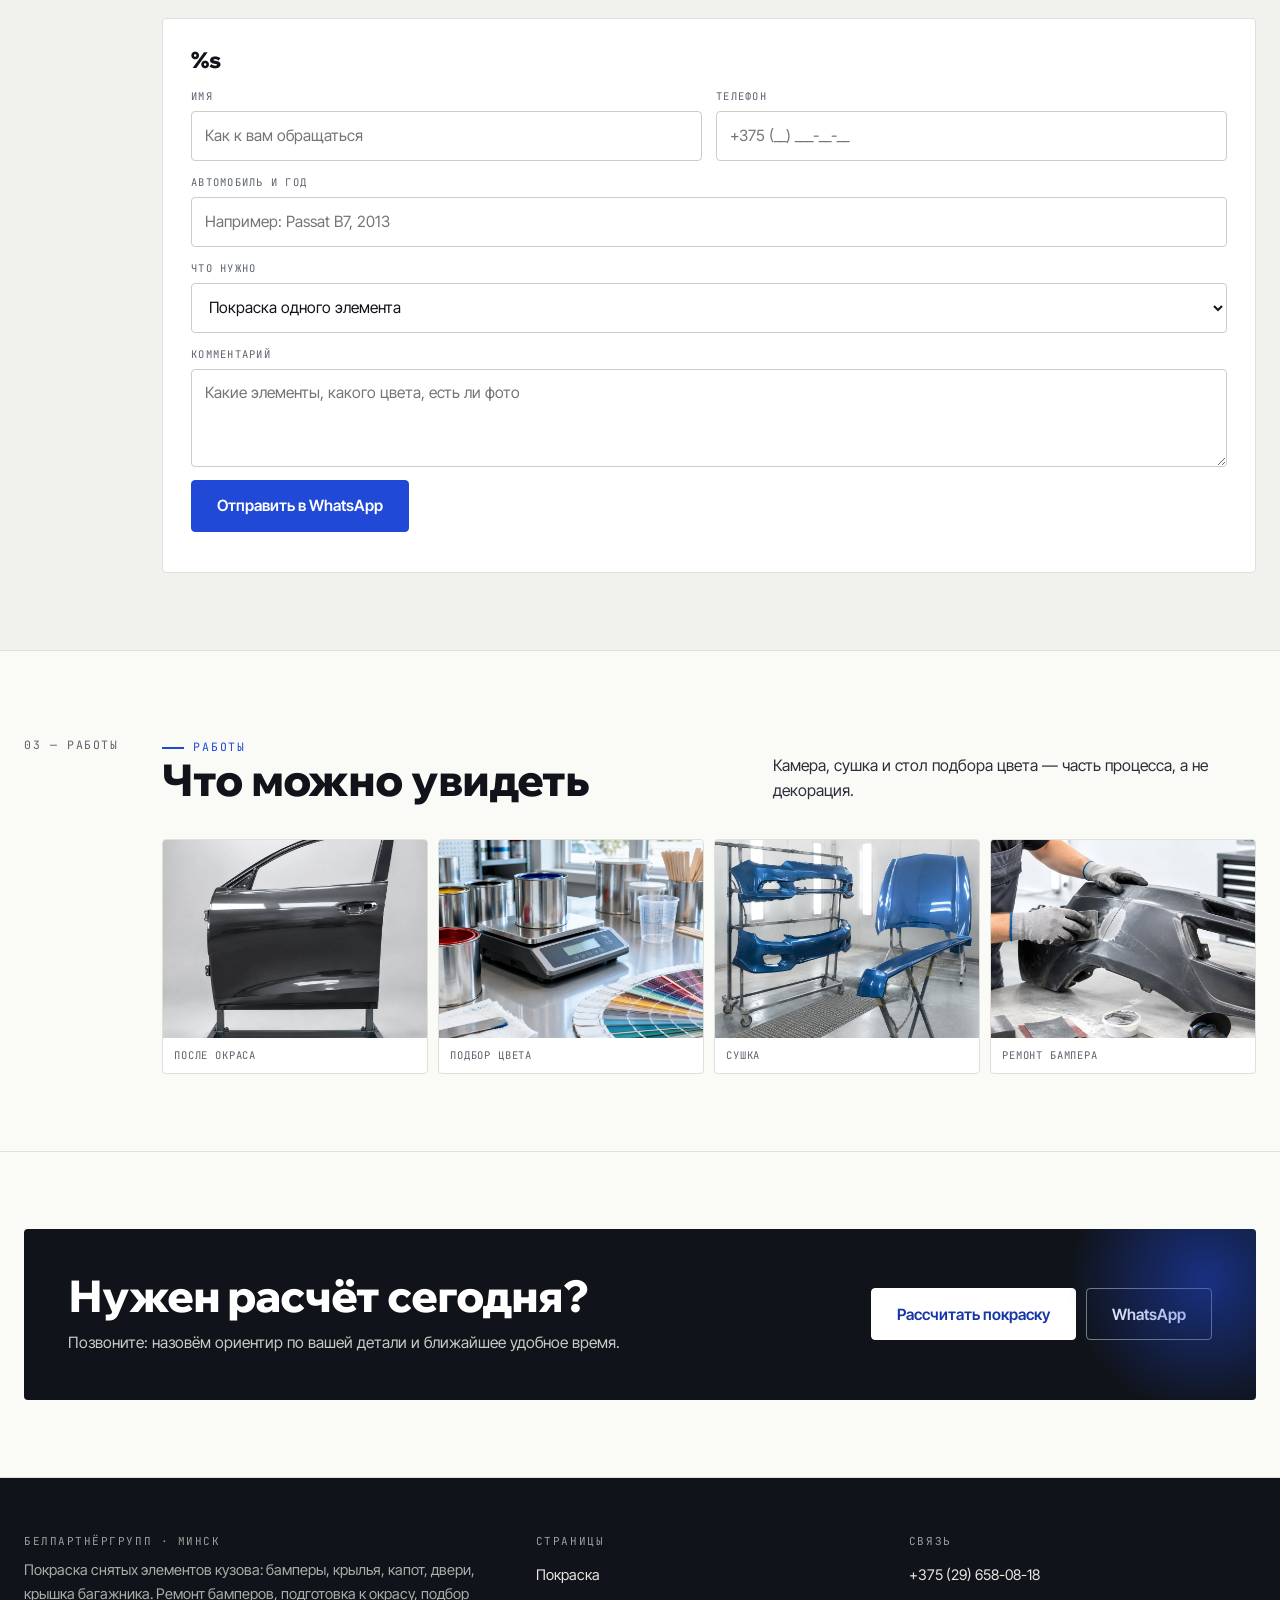
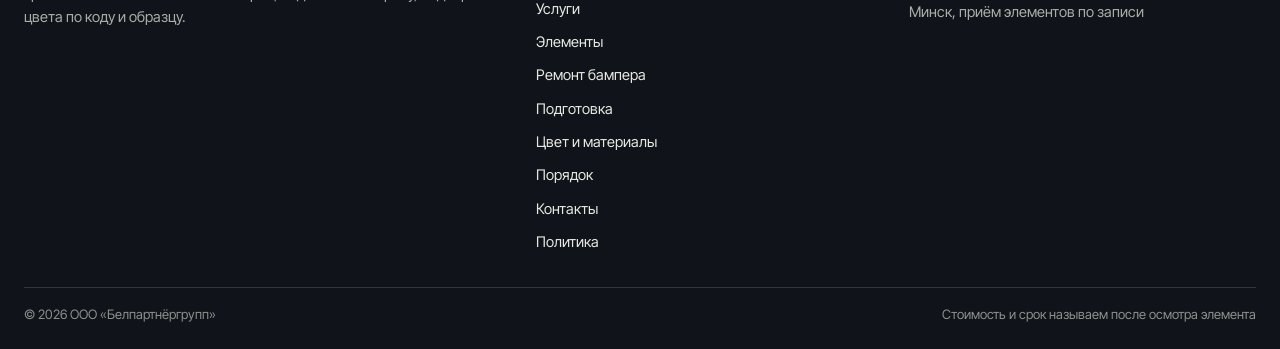
<file: kontakty.html>
<!doctype html>
<html lang="ru"><head>
<meta charset="utf-8">
<meta name="viewport" content="width=device-width,initial-scale=1">
<title>Контакты — покраска авто в Минске, Белпартнёргрупп</title>
<meta name="description" content="Контакты ООО «Белпартнёргрупп»: покраска кузовных элементов в Минске, телефон +375 (29) 658-08-18, приём элементов по записи.">
<meta name="theme-color" content="#FAFAF7">
<link rel="icon" href="assets/img/favicon.svg" type="image/svg+xml">
<link rel="preconnect" href="https://fonts.googleapis.com"><link rel="preconnect" href="https://fonts.gstatic.com" crossorigin>
<link href="https://fonts.googleapis.com/css2?family=Wix+Madefor+Display:wght@600;700;800&family=Inter+Tight:wght@400;500;600;700&family=JetBrains+Mono:wght@400;500&display=swap" rel="stylesheet">
<style>:root{--paper:#FAFAF7;--paper2:#F1F2ED;--ink:#101319;--ink2:#2B3038;--muted:#5C636D;--line:#DEE0D9;--line2:#CBCEC5;--accent:#1F49D6;--accent-d:#1636A8;--wrap:1240px}
*{box-sizing:border-box}html{overflow-x:clip;font-size:18.5px}
body{margin:0;background:var(--paper);color:var(--ink);font-family:'Inter Tight',Inter,system-ui,sans-serif;line-height:1.6;overflow-x:clip}
img{display:block;max-width:100%}a{color:inherit;text-decoration:none}
h1,h2{font-family:'Wix Madefor Display',Manrope,sans-serif;font-weight:800;line-height:1.06;margin:0;letter-spacing:-.03em}
.wrap{width:min(var(--wrap),calc(100% - 48px));margin:0 auto}
.hdr{position:sticky;top:0;z-index:70;background:rgba(250,250,247,.95);border-bottom:1px solid var(--line)}
.hero{position:relative;min-height:clamp(500px,70vh,740px);display:flex;align-items:flex-end;overflow:hidden;border-bottom:1px solid var(--line)}
.hero__bg{position:absolute;inset:0;z-index:-2}.hero__bg img{width:100%;height:100%;object-fit:cover}
.btn{display:inline-flex;align-items:center;justify-content:center;min-height:52px;padding:0 25px;background:var(--accent);color:#fff;font-weight:600;font-size:15.5px;border-radius:4px}
.btn--ghost{background:transparent;color:var(--ink);border:1px solid var(--line2)}
.strip{overflow-x:auto;background:var(--paper2);border-bottom:1px solid var(--line)}
.strip a{flex:none;padding:13px 16px;font-size:15.5px;font-weight:600;white-space:nowrap;color:var(--ink2)}
.drawer{position:fixed;inset:0;z-index:140;display:none;background:rgba(16,19,25,.62)}
.drawer[data-open="true"]{display:block}
.drawer__inner{position:fixed;inset:0;background:#FAFAF7;padding:16px;overflow-y:auto;display:flex;flex-direction:column}
.lock{overflow:hidden}[hidden]{display:none!important}</style>
<link rel="stylesheet" href="assets/css/site.v1.css">
</head><body>
<div class="topbar"><div class="wrap topbar__in">
<span>Минск · покраска снятых элементов кузова</span>
<span><a href="tel:+375296580818">+375 (29) 658-08-18</a></span>
</div></div>
<header class="hdr"><div class="wrap hdr__in">
<a class="logo" href="index.html"><i>BP</i><span><b>Белпартнёргрупп</b><span class="sub">покраска авто · Минск</span></span></a>
<span class="hdr__sp"></span>
<a class="hdr__tel" href="tel:+375296580818">+375 (29) 658-08-18<span>ежедневно, по записи</span></a>
<a class="btn" href="kontakty.html">Рассчитать покраску</a>
<button class="burger" id="burger" aria-label="Меню" aria-expanded="false" aria-controls="drawer"><span></span><span></span><span></span></button>
</div></header>
<nav class="strip" aria-label="Страницы"><div class="wrap strip__in"><a href="index.html">Покраска</a><a href="uslugi.html">Услуги</a><a href="elementy.html">Элементы</a><a href="bamper.html">Ремонт бампера</a><a href="podgotovka.html">Подготовка</a><a href="cvet.html">Цвет и материалы</a><a href="process.html">Порядок</a><a href="kontakty.html" aria-current="page">Контакты</a><a href="politika.html">Политика</a></div></nav>
<main>
<section class="hero"><div class="hero__bg"><img src="assets/img/hero.jpg" alt="Окрас детали в камере" fetchpriority="high"></div><div class="hero__in wrap"><span class="kick">Контакты · Минск</span><h1>Позвоните или напишите</h1><p class="hero__lead">Скажите модель, деталь и что с ней случилось — дадим ориентир по стоимости и предложим время.</p><div class="hero__cta"><a class="btn" href="https://wa.me/375296580818">Написать в WhatsApp</a><a class="btn btn--ghost" href="tel:+375296580818">+375 (29) 658-08-18</a></div><div class="hero__figs"><div><b>+375 (29) 658-08-18</b><span>телефон</span></div><div><b>Минск</b><span>приём по записи</span></div><div><b>1–2 дня</b><span>срок на элемент</span></div><div><b>гарантия</b><span>на окрас</span></div></div></div></section><section class="band "><div class="wrap"><div class="sect sect--side"><div class="sect__side"><span class="mono">01 — связь</span></div><div class="sect__main"><div class="sect__head"><div><span class="kick">Связь</span><h2>Телефон и адрес</h2></div><p>Звоните в рабочее время или пишите в мессенджер: короткий вопрос решается до приезда.</p></div><div class="rows"><div class="row"><div><h3>Телефон</h3><p>Запись, расчёт, вопросы по окрасу и ремонту бампера.</p></div><span class="row__p">+375 (29) 658-08-18</span></div><div class="row"><div><h3>Город</h3><p>Минск. Приём элементов по записи; точный адрес и ориентиры даём по телефону.</p></div><span class="row__p">Минск</span></div><div class="row"><div><h3>WhatsApp и Viber</h3><p>На тот же номер: пришлите фото детали — оценим предварительно.</p></div><span class="row__p">пишите</span></div><div class="row"><div><h3>Почта и документы</h3><p>Работаем с организациями: счёт и закрывающие документы по запросу.</p></div><span class="row__p">безнал</span></div></div></div></div></div></section><section class="band band--alt"><div class="wrap"><div class="sect sect--side"><div class="sect__side"><span class="mono">02 — заявка</span></div><div class="sect__main"><div class="sect__head"><div><span class="kick">Заявка</span><h2>Расчёт покраски</h2></div><p>Заполните форму — откроется WhatsApp с готовым сообщением: мастер сразу увидит деталь и задачу.</p></div><form class="form" id="reqForm" novalidate><h3 style="margin-bottom:14px">%s</h3><div class="form__row"><div class="fld"><label for="fName">Имя</label><input id="fName" name="name" autocomplete="name" placeholder="Как к вам обращаться"></div><div class="fld"><label for="fTel">Телефон</label><input id="fTel" name="tel" type="tel" autocomplete="tel" placeholder="+375 (__) ___-__-__"></div></div><div class="fld"><label for="fCar">Автомобиль и год</label><input id="fCar" name="car" placeholder="Например: Passat B7, 2013"></div><div class="fld"><label for="fTask">Что нужно</label><select id="fTask" name="task"><option>Покраска одного элемента</option><option>Покраска нескольких элементов</option><option>Ремонт и покраска бампера</option><option>Покраска после ремонта</option><option>Подбор цвета по образцу</option><option>Другое, расскажу по телефону</option></select></div><div class="fld"><label for="fNote">Комментарий</label><textarea id="fNote" name="note" rows="3" placeholder="Какие элементы, какого цвета, есть ли фото"></textarea></div><button class="btn" type="submit" style="width:100%%">Отправить в WhatsApp</button><p class="formout" id="formout"></p></form></div></div></div></section><section class="band "><div class="wrap"><div class="sect sect--side"><div class="sect__side"><span class="mono">03 — работы</span></div><div class="sect__main"><div class="sect__head"><div><span class="kick">Работы</span><h2>Что можно увидеть</h2></div><p>Камера, сушка и стол подбора цвета — часть процесса, а не декорация.</p></div><div class="gal"><figure><img src="assets/img/panel.jpg" alt="Деталь после окраса на стойке" loading="lazy"><figcaption>После окраса</figcaption></figure><figure><img src="assets/img/paint.jpg" alt="Подбор цвета на столе" loading="lazy"><figcaption>Подбор цвета</figcaption></figure><figure><img src="assets/img/rack.jpg" alt="Стеллаж с деталями на сушке" loading="lazy"><figcaption>Сушка</figcaption></figure><figure><img src="assets/img/bumper.jpg" alt="Ремонт пластикового бампера" loading="lazy"><figcaption>Ремонт бампера</figcaption></figure></div></div></div></div></section><section class="band"><div class="wrap"><div class="cta"><div><h2>Нужен расчёт сегодня?</h2><p>Позвоните: назовём ориентир по вашей детали и ближайшее удобное время.</p></div><div class="cta__act"><a class="btn btn--light" href="kontakty.html">Рассчитать покраску</a><a class="btn btn--ghost" style="border-color:rgba(255,255,255,.45);color:#fff" href="https://wa.me/375296580818">WhatsApp</a></div></div></div></section></main>
<footer class="foot"><div class="wrap">
<div class="foot__grid">
<div><h4>Белпартнёргрупп · Минск</h4>
<p>Покраска снятых элементов кузова: бамперы, крылья, капот, двери, крышка багажника. Ремонт бамперов, подготовка к окрасу, подбор цвета по коду и образцу.</p></div>
<div><h4>Страницы</h4><a href="index.html">Покраска</a><a href="uslugi.html">Услуги</a><a href="elementy.html">Элементы</a><a href="bamper.html">Ремонт бампера</a><a href="podgotovka.html">Подготовка</a><a href="cvet.html">Цвет и материалы</a><a href="process.html">Порядок</a><a href="kontakty.html">Контакты</a><a href="politika.html">Политика</a></div>
<div><h4>Связь</h4><a href="tel:+375296580818">+375 (29) 658-08-18</a>
<p style="margin-top:8px">Минск, приём элементов по записи</p></div>
</div>
<div class="foot__bot"><span>© 2026 ООО «Белпартнёргрупп»</span><span>Стоимость и срок называем после осмотра элемента</span></div>
</div></footer>
<div class="fbar">
<a href="tel:+375296580818"><svg viewBox="0 0 24 24"><path d="M5 4h4l2 5-2.5 1.5a12 12 0 0 0 5 5L15 13l5 2v4a2 2 0 0 1-2 2A16 16 0 0 1 3 6a2 2 0 0 1 2-2z"/></svg>Позвонить</a>
<a href="https://wa.me/375296580818"><svg viewBox="0 0 24 24"><path d="M12 3a9 9 0 0 0-7.8 13.5L3 21l4.6-1.2A9 9 0 1 0 12 3z"/></svg>WhatsApp</a>
<a href="viber://chat?number=%2B375296580818"><svg viewBox="0 0 24 24"><path d="M12 3c5 0 9 3.4 9 7.6 0 4.2-4 7.6-9 7.6-1 0-2-.1-2.9-.4L5 20l.8-3.2C4.1 15.3 3 13.1 3 10.6 3 6.4 7 3 12 3z"/></svg>Viber</a>
<a href="https://t.me/+375296580818" target="_blank" rel="noopener"><svg viewBox="0 0 24 24"><path d="M21 4L3 11l5 2 2 6 3-4 5 3z"/></svg>Telegram</a>
</div>
<div class="drawer" id="drawer" data-open="false" aria-hidden="true"><div class="drawer__inner">
<div class="drawer__top"><span class="mono">Меню</span><button class="drawer__close" id="drawerClose" aria-label="Закрыть меню"></button></div>
<a href="index.html">Покраска</a><a href="uslugi.html">Услуги</a><a href="elementy.html">Элементы</a><a href="bamper.html">Ремонт бампера</a><a href="podgotovka.html">Подготовка</a><a href="cvet.html">Цвет и материалы</a><a href="process.html">Порядок</a><a href="kontakty.html">Контакты</a><a href="politika.html">Политика</a>
<a class="btn" href="https://wa.me/375296580818" target="_blank" rel="noopener" style="margin-top:18px">Написать в WhatsApp</a>
</div></div>
<script src="assets/js/main.v1.js" defer></script>
</body></html>
</file>
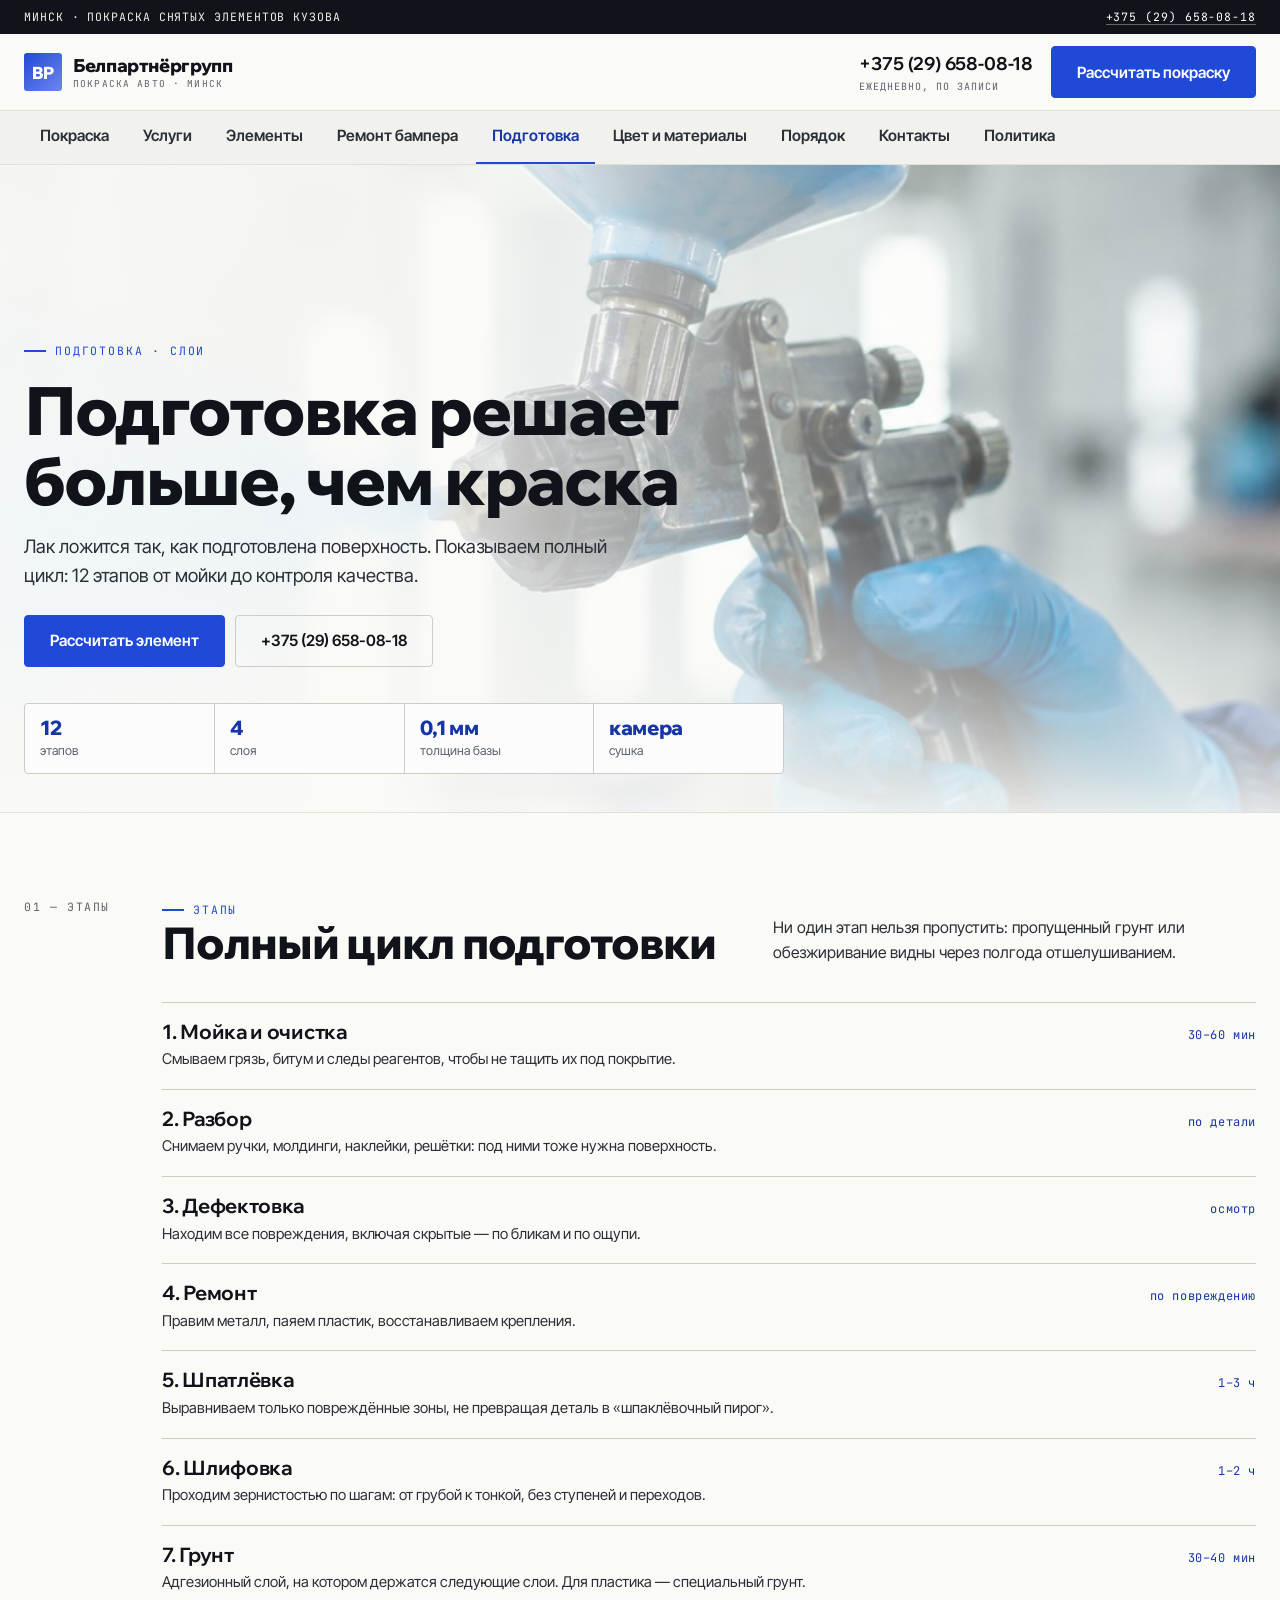
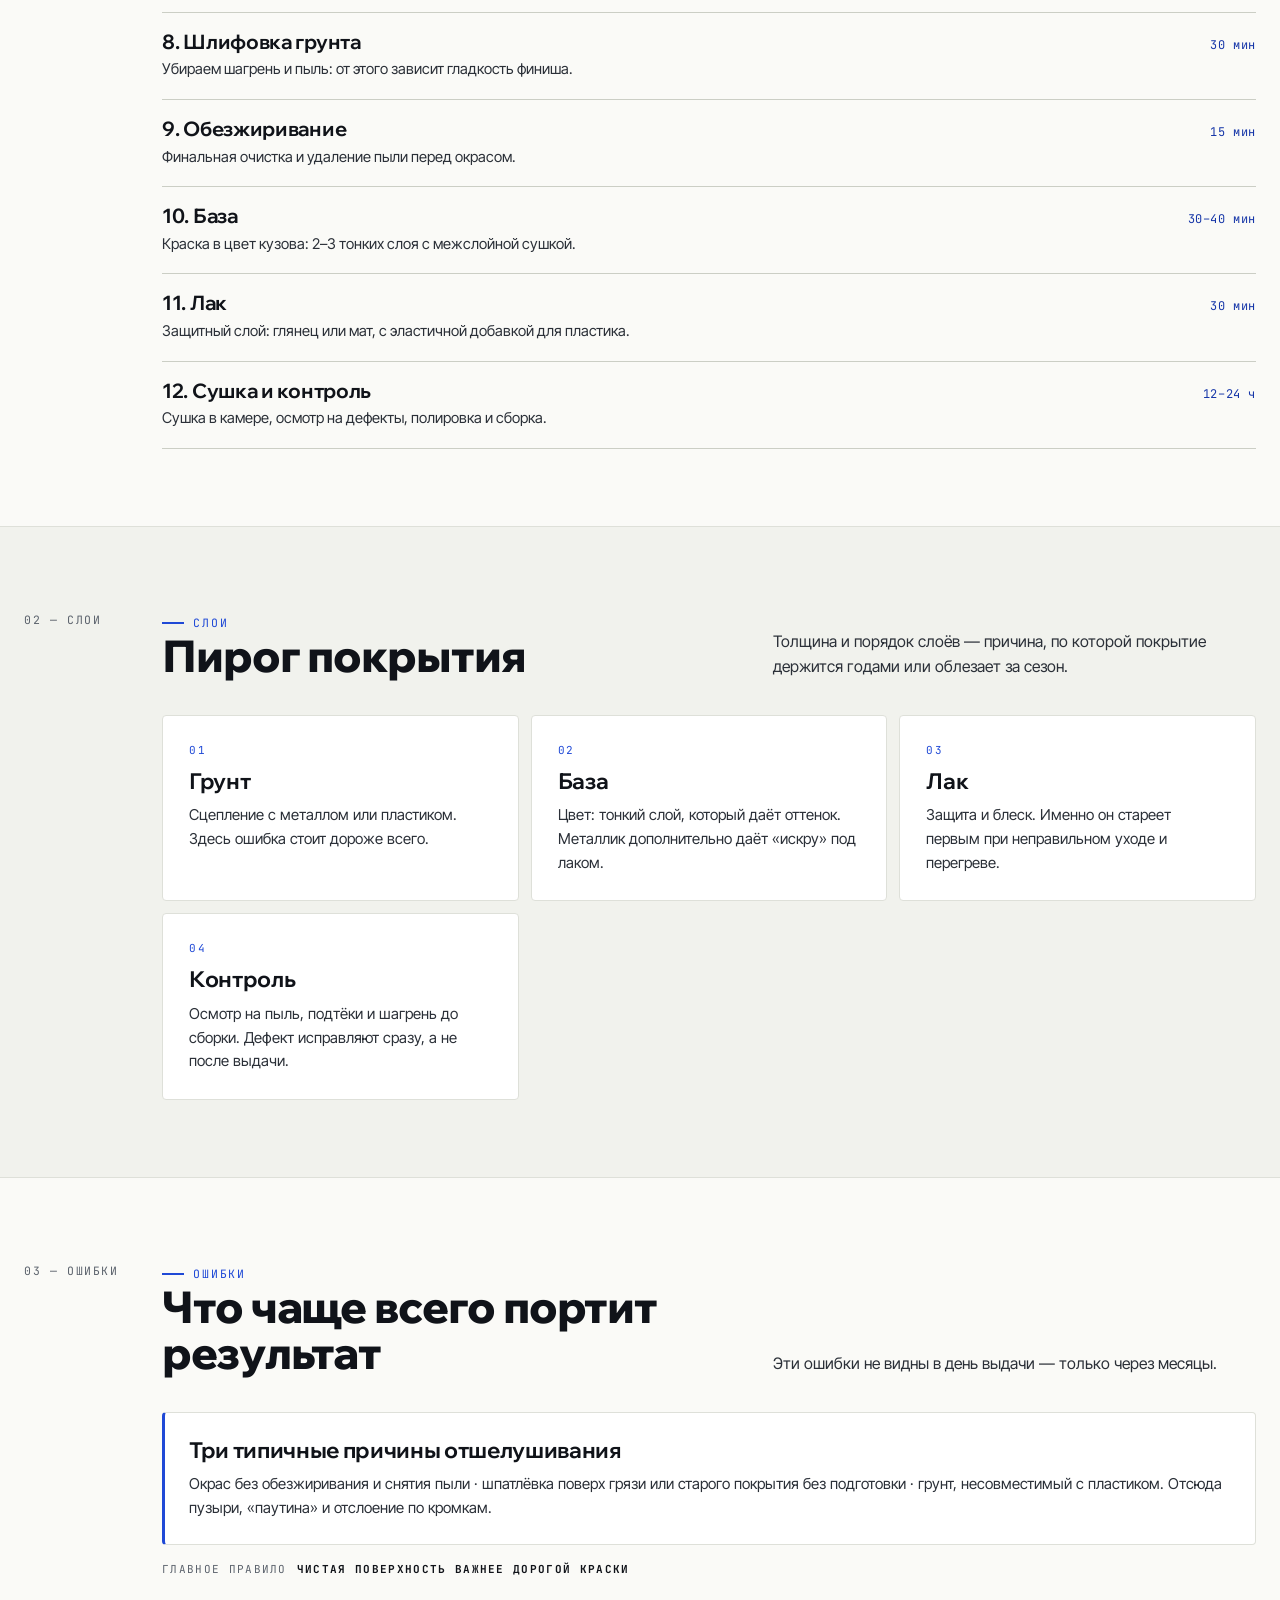
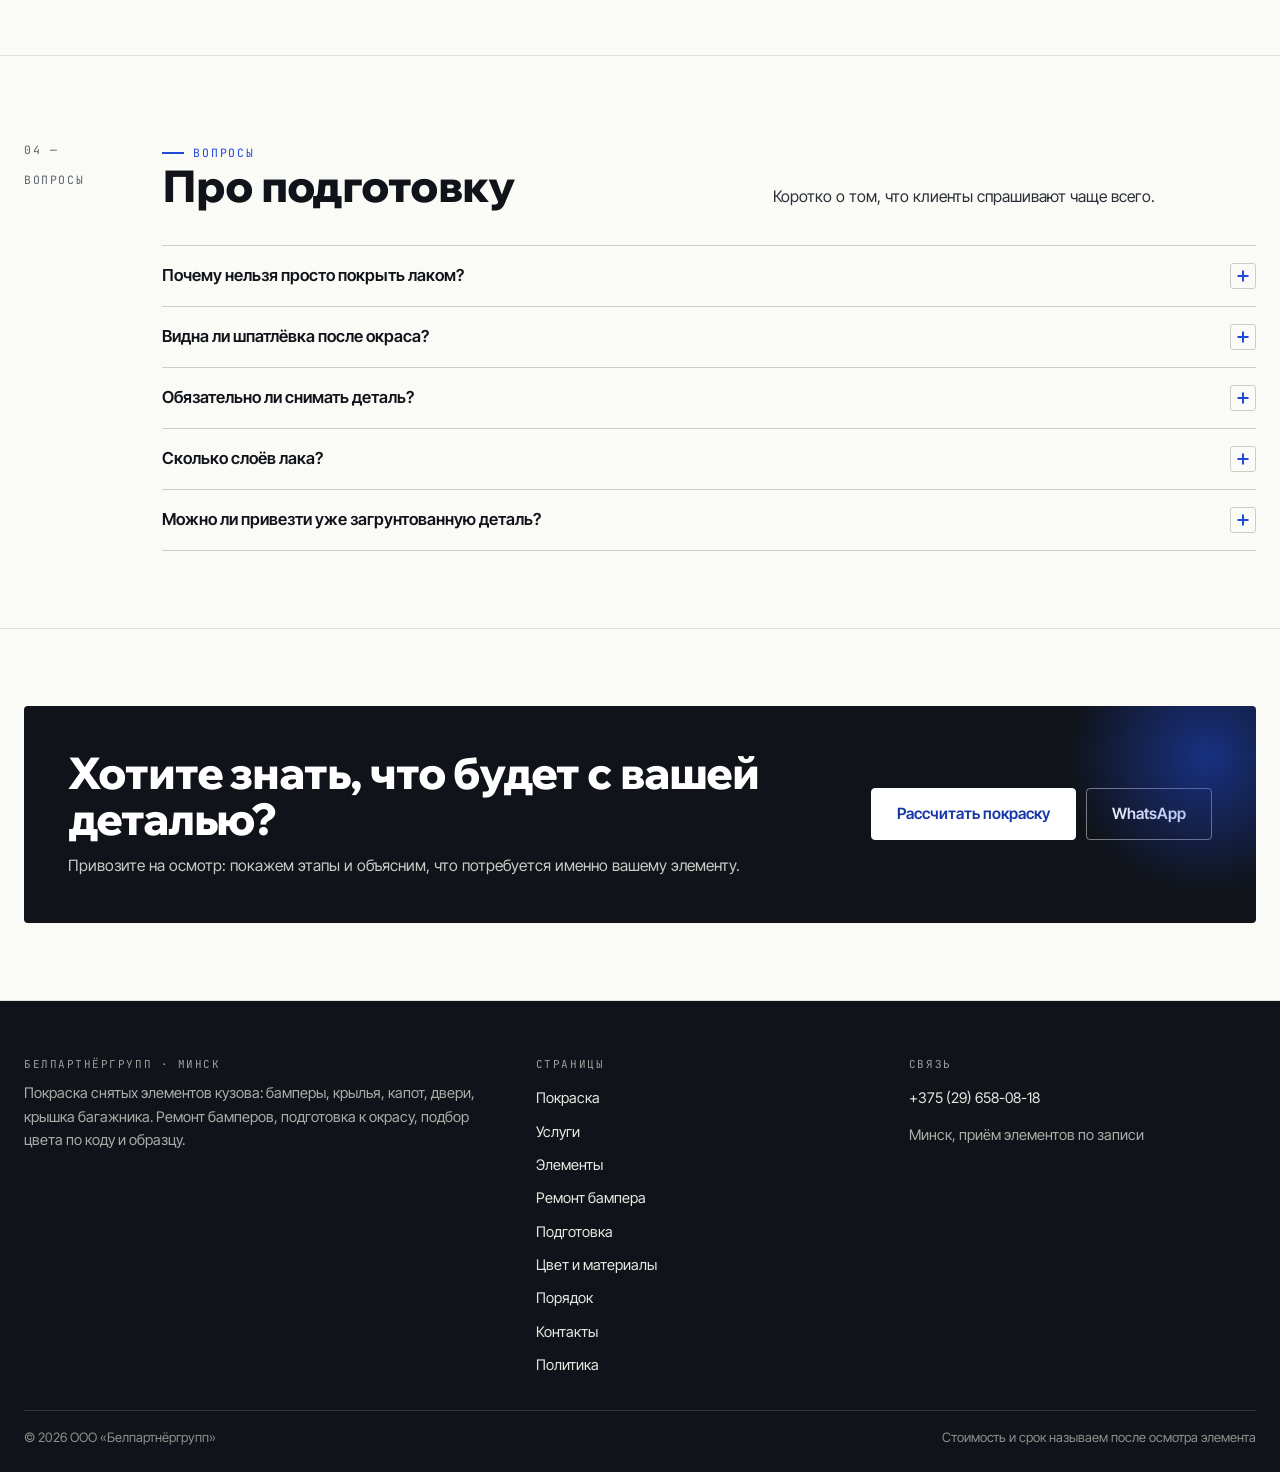
<file: podgotovka.html>
<!doctype html>
<html lang="ru"><head>
<meta charset="utf-8">
<meta name="viewport" content="width=device-width,initial-scale=1">
<title>Подготовка к покраске: 12 этапов, от мойки до контроля</title>
<meta name="description" content="Как готовят кузовной элемент к покраске: мойка, разбор, дефектовка, шпатлёвка, грунт, шлифовка, обезжиривание. Почему подготовка определяет результат окраса.">
<meta name="theme-color" content="#FAFAF7">
<link rel="icon" href="assets/img/favicon.svg" type="image/svg+xml">
<link rel="preconnect" href="https://fonts.googleapis.com"><link rel="preconnect" href="https://fonts.gstatic.com" crossorigin>
<link href="https://fonts.googleapis.com/css2?family=Wix+Madefor+Display:wght@600;700;800&family=Inter+Tight:wght@400;500;600;700&family=JetBrains+Mono:wght@400;500&display=swap" rel="stylesheet">
<style>:root{--paper:#FAFAF7;--paper2:#F1F2ED;--ink:#101319;--ink2:#2B3038;--muted:#5C636D;--line:#DEE0D9;--line2:#CBCEC5;--accent:#1F49D6;--accent-d:#1636A8;--wrap:1240px}
*{box-sizing:border-box}html{overflow-x:clip;font-size:18.5px}
body{margin:0;background:var(--paper);color:var(--ink);font-family:'Inter Tight',Inter,system-ui,sans-serif;line-height:1.6;overflow-x:clip}
img{display:block;max-width:100%}a{color:inherit;text-decoration:none}
h1,h2{font-family:'Wix Madefor Display',Manrope,sans-serif;font-weight:800;line-height:1.06;margin:0;letter-spacing:-.03em}
.wrap{width:min(var(--wrap),calc(100% - 48px));margin:0 auto}
.hdr{position:sticky;top:0;z-index:70;background:rgba(250,250,247,.95);border-bottom:1px solid var(--line)}
.hero{position:relative;min-height:clamp(500px,70vh,740px);display:flex;align-items:flex-end;overflow:hidden;border-bottom:1px solid var(--line)}
.hero__bg{position:absolute;inset:0;z-index:-2}.hero__bg img{width:100%;height:100%;object-fit:cover}
.btn{display:inline-flex;align-items:center;justify-content:center;min-height:52px;padding:0 25px;background:var(--accent);color:#fff;font-weight:600;font-size:15.5px;border-radius:4px}
.btn--ghost{background:transparent;color:var(--ink);border:1px solid var(--line2)}
.strip{overflow-x:auto;background:var(--paper2);border-bottom:1px solid var(--line)}
.strip a{flex:none;padding:13px 16px;font-size:15.5px;font-weight:600;white-space:nowrap;color:var(--ink2)}
.drawer{position:fixed;inset:0;z-index:140;display:none;background:rgba(16,19,25,.62)}
.drawer[data-open="true"]{display:block}
.drawer__inner{position:fixed;inset:0;background:#FAFAF7;padding:16px;overflow-y:auto;display:flex;flex-direction:column}
.lock{overflow:hidden}[hidden]{display:none!important}</style>
<link rel="stylesheet" href="assets/css/site.v1.css">
</head><body>
<div class="topbar"><div class="wrap topbar__in">
<span>Минск · покраска снятых элементов кузова</span>
<span><a href="tel:+375296580818">+375 (29) 658-08-18</a></span>
</div></div>
<header class="hdr"><div class="wrap hdr__in">
<a class="logo" href="index.html"><i>BP</i><span><b>Белпартнёргрупп</b><span class="sub">покраска авто · Минск</span></span></a>
<span class="hdr__sp"></span>
<a class="hdr__tel" href="tel:+375296580818">+375 (29) 658-08-18<span>ежедневно, по записи</span></a>
<a class="btn" href="kontakty.html">Рассчитать покраску</a>
<button class="burger" id="burger" aria-label="Меню" aria-expanded="false" aria-controls="drawer"><span></span><span></span><span></span></button>
</div></header>
<nav class="strip" aria-label="Страницы"><div class="wrap strip__in"><a href="index.html">Покраска</a><a href="uslugi.html">Услуги</a><a href="elementy.html">Элементы</a><a href="bamper.html">Ремонт бампера</a><a href="podgotovka.html" aria-current="page">Подготовка</a><a href="cvet.html">Цвет и материалы</a><a href="process.html">Порядок</a><a href="kontakty.html">Контакты</a><a href="politika.html">Политика</a></div></nav>
<main>
<section class="hero"><div class="hero__bg"><img src="assets/img/gun.jpg" alt="Краскопульт крупным планом" fetchpriority="high"></div><div class="hero__in wrap"><span class="kick">Подготовка · слои</span><h1>Подготовка решает больше, чем краска</h1><p class="hero__lead">Лак ложится так, как подготовлена поверхность. Показываем полный цикл: 12 этапов от мойки до контроля качества.</p><div class="hero__cta"><a class="btn" href="kontakty.html">Рассчитать элемент</a><a class="btn btn--ghost" href="tel:+375296580818">+375 (29) 658-08-18</a></div><div class="hero__figs"><div><b>12</b><span>этапов</span></div><div><b>4</b><span>слоя</span></div><div><b>0,1 мм</b><span>толщина базы</span></div><div><b>камера</b><span>сушка</span></div></div></div></section><section class="band "><div class="wrap"><div class="sect sect--side"><div class="sect__side"><span class="mono">01 — этапы</span></div><div class="sect__main"><div class="sect__head"><div><span class="kick">Этапы</span><h2>Полный цикл подготовки</h2></div><p>Ни один этап нельзя пропустить: пропущенный грунт или обезжиривание видны через полгода отшелушиванием.</p></div><div class="rows"><div class="row"><div><h3>1. Мойка и очистка</h3><p>Смываем грязь, битум и следы реагентов, чтобы не тащить их под покрытие.</p></div><span class="row__p">30–60 мин</span></div><div class="row"><div><h3>2. Разбор</h3><p>Снимаем ручки, молдинги, наклейки, решётки: под ними тоже нужна поверхность.</p></div><span class="row__p">по детали</span></div><div class="row"><div><h3>3. Дефектовка</h3><p>Находим все повреждения, включая скрытые — по бликам и по ощупи.</p></div><span class="row__p">осмотр</span></div><div class="row"><div><h3>4. Ремонт</h3><p>Правим металл, паяем пластик, восстанавливаем крепления.</p></div><span class="row__p">по повреждению</span></div><div class="row"><div><h3>5. Шпатлёвка</h3><p>Выравниваем только повреждённые зоны, не превращая деталь в «шпаклёвочный пирог».</p></div><span class="row__p">1–3 ч</span></div><div class="row"><div><h3>6. Шлифовка</h3><p>Проходим зернистостью по шагам: от грубой к тонкой, без ступеней и переходов.</p></div><span class="row__p">1–2 ч</span></div><div class="row"><div><h3>7. Грунт</h3><p>Адгезионный слой, на котором держатся следующие слои. Для пластика — специальный грунт.</p></div><span class="row__p">30–40 мин</span></div><div class="row"><div><h3>8. Шлифовка грунта</h3><p>Убираем шагрень и пыль: от этого зависит гладкость финиша.</p></div><span class="row__p">30 мин</span></div><div class="row"><div><h3>9. Обезжиривание</h3><p>Финальная очистка и удаление пыли перед окрасом.</p></div><span class="row__p">15 мин</span></div><div class="row"><div><h3>10. База</h3><p>Краска в цвет кузова: 2–3 тонких слоя с межслойной сушкой.</p></div><span class="row__p">30–40 мин</span></div><div class="row"><div><h3>11. Лак</h3><p>Защитный слой: глянец или мат, с эластичной добавкой для пластика.</p></div><span class="row__p">30 мин</span></div><div class="row"><div><h3>12. Сушка и контроль</h3><p>Сушка в камере, осмотр на дефекты, полировка и сборка.</p></div><span class="row__p">12–24 ч</span></div></div></div></div></div></section><section class="band band--alt"><div class="wrap"><div class="sect sect--side"><div class="sect__side"><span class="mono">02 — слои</span></div><div class="sect__main"><div class="sect__head"><div><span class="kick">Слои</span><h2>Пирог покрытия</h2></div><p>Толщина и порядок слоёв — причина, по которой покрытие держится годами или облезает за сезон.</p></div><div class="cards"><div class="card"><span class="card__n">01</span><h3>Грунт</h3><p>Сцепление с металлом или пластиком. Здесь ошибка стоит дороже всего.</p></div><div class="card"><span class="card__n">02</span><h3>База</h3><p>Цвет: тонкий слой, который даёт оттенок. Металлик дополнительно даёт «искру» под лаком.</p></div><div class="card"><span class="card__n">03</span><h3>Лак</h3><p>Защита и блеск. Именно он стареет первым при неправильном уходе и перегреве.</p></div><div class="card"><span class="card__n">04</span><h3>Контроль</h3><p>Осмотр на пыль, подтёки и шагрень до сборки. Дефект исправляют сразу, а не после выдачи.</p></div></div></div></div></div></section><section class="band "><div class="wrap"><div class="sect sect--side"><div class="sect__side"><span class="mono">03 — ошибки</span></div><div class="sect__main"><div class="sect__head"><div><span class="kick">Ошибки</span><h2>Что чаще всего портит результат</h2></div><p>Эти ошибки не видны в день выдачи — только через месяцы.</p></div><div class="plate plate--accent"><h3>Три типичные причины отшелушивания</h3><p>Окрас без обезжиривания и снятия пыли · шпатлёвка поверх грязи или старого покрытия без подготовки · грунт, несовместимый с пластиком. Отсюда пузыри, «паутина» и отслоение по кромкам.</p></div><div class="dim" style="display:flex;align-items:center;gap:10px;margin-top:16px;font-family:var(--f-m);font-size:11px;letter-spacing:.12em;text-transform:uppercase;color:var(--muted)">главное правило <b style="color:var(--ink)">чистая поверхность важнее дорогой краски</b></div></div></div></div></section><section class="band "><div class="wrap"><div class="sect sect--side"><div class="sect__side"><span class="mono">04 — вопросы</span></div><div class="sect__main"><div class="sect__head"><div><span class="kick">Вопросы</span><h2>Про подготовку</h2></div><p>Коротко о том, что клиенты спрашивают чаще всего.</p></div><div class="faq"><div class="faq__i" data-open="false"><button class="faq__q" type="button" aria-expanded="false">Почему нельзя просто покрыть лаком?<i></i></button><div class="faq__a"><p>Без грунта и подготовки лак не сцепится: держится несколько недель, потом отслаивается вместе с краской.</p></div></div><div class="faq__i" data-open="false"><button class="faq__q" type="button" aria-expanded="false">Видна ли шпатлёвка после окраса?<i></i></button><div class="faq__a"><p>Нет, если она нанесена по дефекту и правильно отшлифована. Слишком толстый слой со временем даёт усадку.</p></div></div><div class="faq__i" data-open="false"><button class="faq__q" type="button" aria-expanded="false">Обязательно ли снимать деталь?<i></i></button><div class="faq__a"><p>Для полноценной подготовки — да: нужны кромки и внутренние поверхности.</p></div></div><div class="faq__i" data-open="false"><button class="faq__q" type="button" aria-expanded="false">Сколько слоёв лака?<i></i></button><div class="faq__a"><p>Обычно два: рабочий и финишный. На изгибаемых пластиках — с эластичной добавкой.</p></div></div><div class="faq__i" data-open="false"><button class="faq__q" type="button" aria-expanded="false">Можно ли привезти уже загрунтованную деталь?<i></i></button><div class="faq__a"><p>Можно, но мы проверим совместимость грунта. Если он неизвестен, перегрунтуем — иначе риск отслоения.</p></div></div></div></div></div></div></section><section class="band"><div class="wrap"><div class="cta"><div><h2>Хотите знать, что будет с вашей деталью?</h2><p>Привозите на осмотр: покажем этапы и объясним, что потребуется именно вашему элементу.</p></div><div class="cta__act"><a class="btn btn--light" href="kontakty.html">Рассчитать покраску</a><a class="btn btn--ghost" style="border-color:rgba(255,255,255,.45);color:#fff" href="https://wa.me/375296580818">WhatsApp</a></div></div></div></section></main>
<footer class="foot"><div class="wrap">
<div class="foot__grid">
<div><h4>Белпартнёргрупп · Минск</h4>
<p>Покраска снятых элементов кузова: бамперы, крылья, капот, двери, крышка багажника. Ремонт бамперов, подготовка к окрасу, подбор цвета по коду и образцу.</p></div>
<div><h4>Страницы</h4><a href="index.html">Покраска</a><a href="uslugi.html">Услуги</a><a href="elementy.html">Элементы</a><a href="bamper.html">Ремонт бампера</a><a href="podgotovka.html">Подготовка</a><a href="cvet.html">Цвет и материалы</a><a href="process.html">Порядок</a><a href="kontakty.html">Контакты</a><a href="politika.html">Политика</a></div>
<div><h4>Связь</h4><a href="tel:+375296580818">+375 (29) 658-08-18</a>
<p style="margin-top:8px">Минск, приём элементов по записи</p></div>
</div>
<div class="foot__bot"><span>© 2026 ООО «Белпартнёргрупп»</span><span>Стоимость и срок называем после осмотра элемента</span></div>
</div></footer>
<div class="fbar">
<a href="tel:+375296580818"><svg viewBox="0 0 24 24"><path d="M5 4h4l2 5-2.5 1.5a12 12 0 0 0 5 5L15 13l5 2v4a2 2 0 0 1-2 2A16 16 0 0 1 3 6a2 2 0 0 1 2-2z"/></svg>Позвонить</a>
<a href="https://wa.me/375296580818"><svg viewBox="0 0 24 24"><path d="M12 3a9 9 0 0 0-7.8 13.5L3 21l4.6-1.2A9 9 0 1 0 12 3z"/></svg>WhatsApp</a>
<a href="viber://chat?number=%2B375296580818"><svg viewBox="0 0 24 24"><path d="M12 3c5 0 9 3.4 9 7.6 0 4.2-4 7.6-9 7.6-1 0-2-.1-2.9-.4L5 20l.8-3.2C4.1 15.3 3 13.1 3 10.6 3 6.4 7 3 12 3z"/></svg>Viber</a>
<a href="https://t.me/+375296580818" target="_blank" rel="noopener"><svg viewBox="0 0 24 24"><path d="M21 4L3 11l5 2 2 6 3-4 5 3z"/></svg>Telegram</a>
</div>
<div class="drawer" id="drawer" data-open="false" aria-hidden="true"><div class="drawer__inner">
<div class="drawer__top"><span class="mono">Меню</span><button class="drawer__close" id="drawerClose" aria-label="Закрыть меню"></button></div>
<a href="index.html">Покраска</a><a href="uslugi.html">Услуги</a><a href="elementy.html">Элементы</a><a href="bamper.html">Ремонт бампера</a><a href="podgotovka.html">Подготовка</a><a href="cvet.html">Цвет и материалы</a><a href="process.html">Порядок</a><a href="kontakty.html">Контакты</a><a href="politika.html">Политика</a>
<a class="btn" href="https://wa.me/375296580818" target="_blank" rel="noopener" style="margin-top:18px">Написать в WhatsApp</a>
</div></div>
<script src="assets/js/main.v1.js" defer></script>
</body></html>
</file>
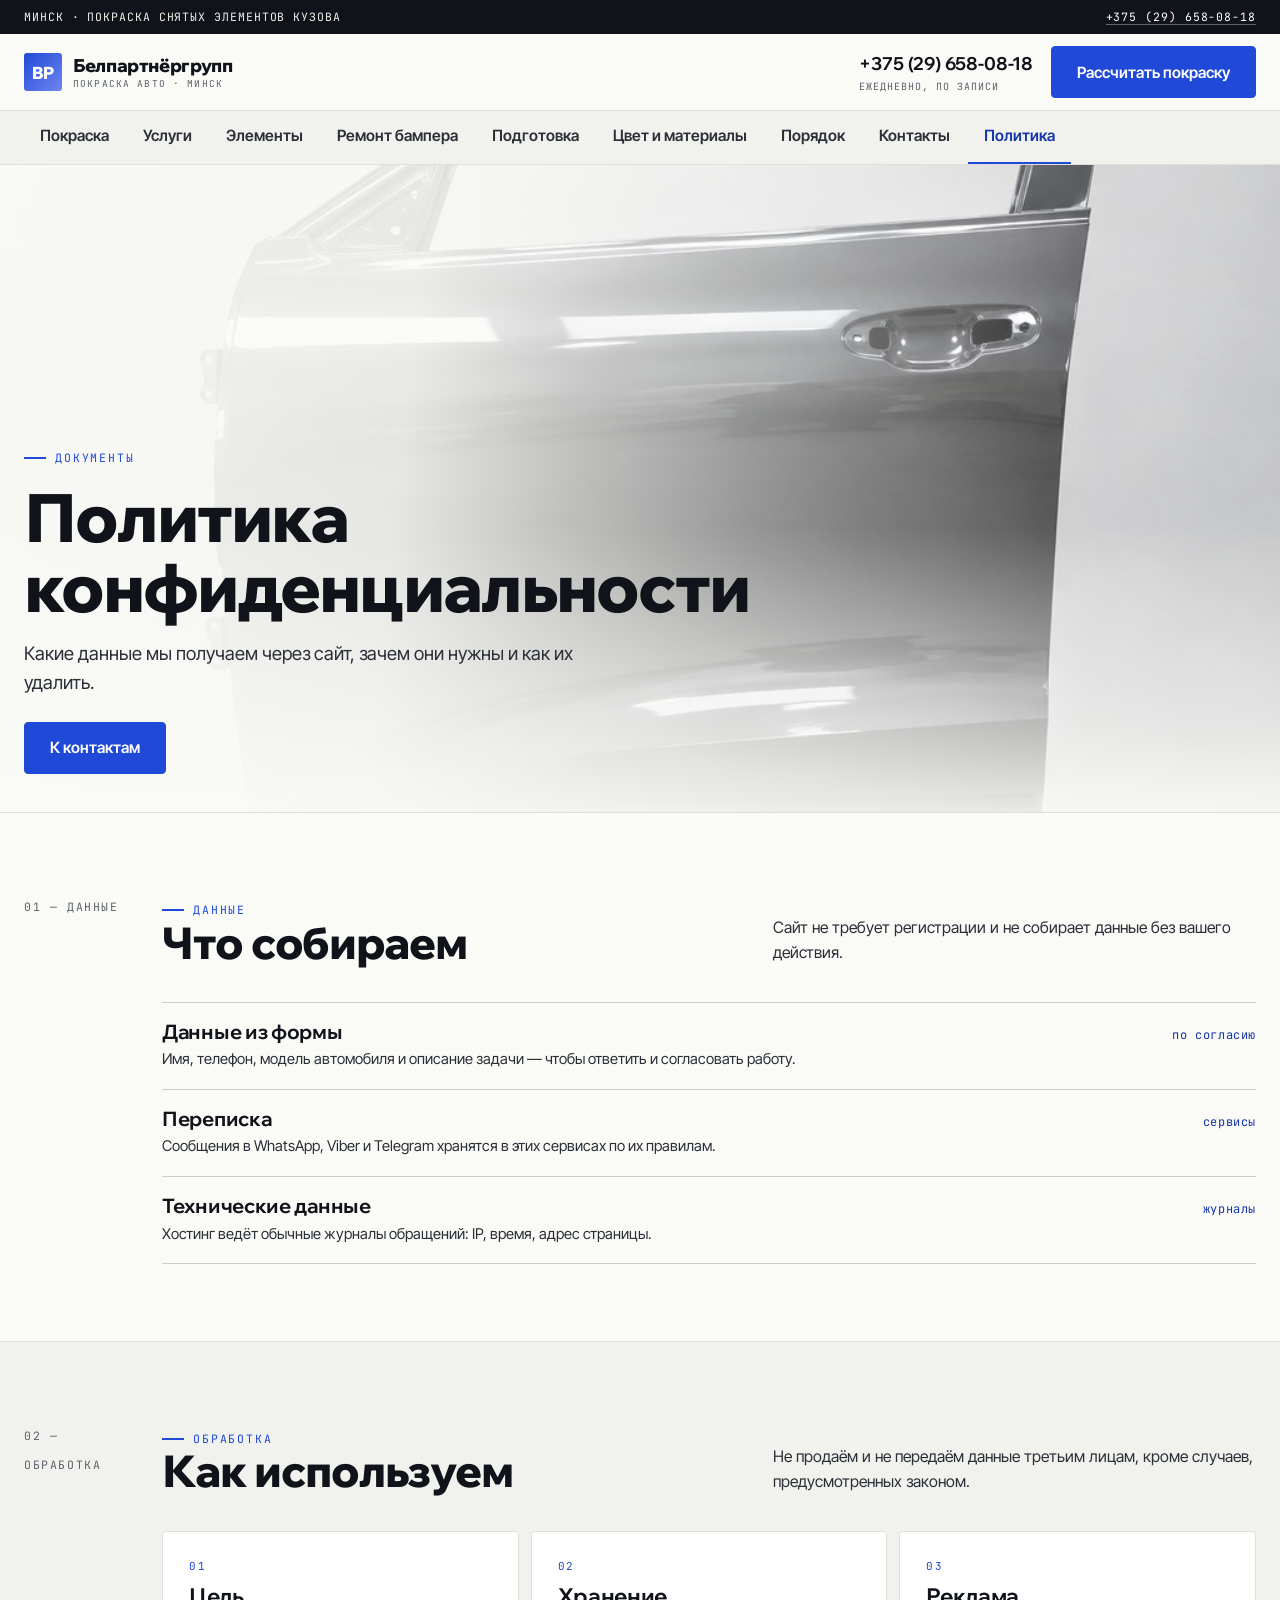
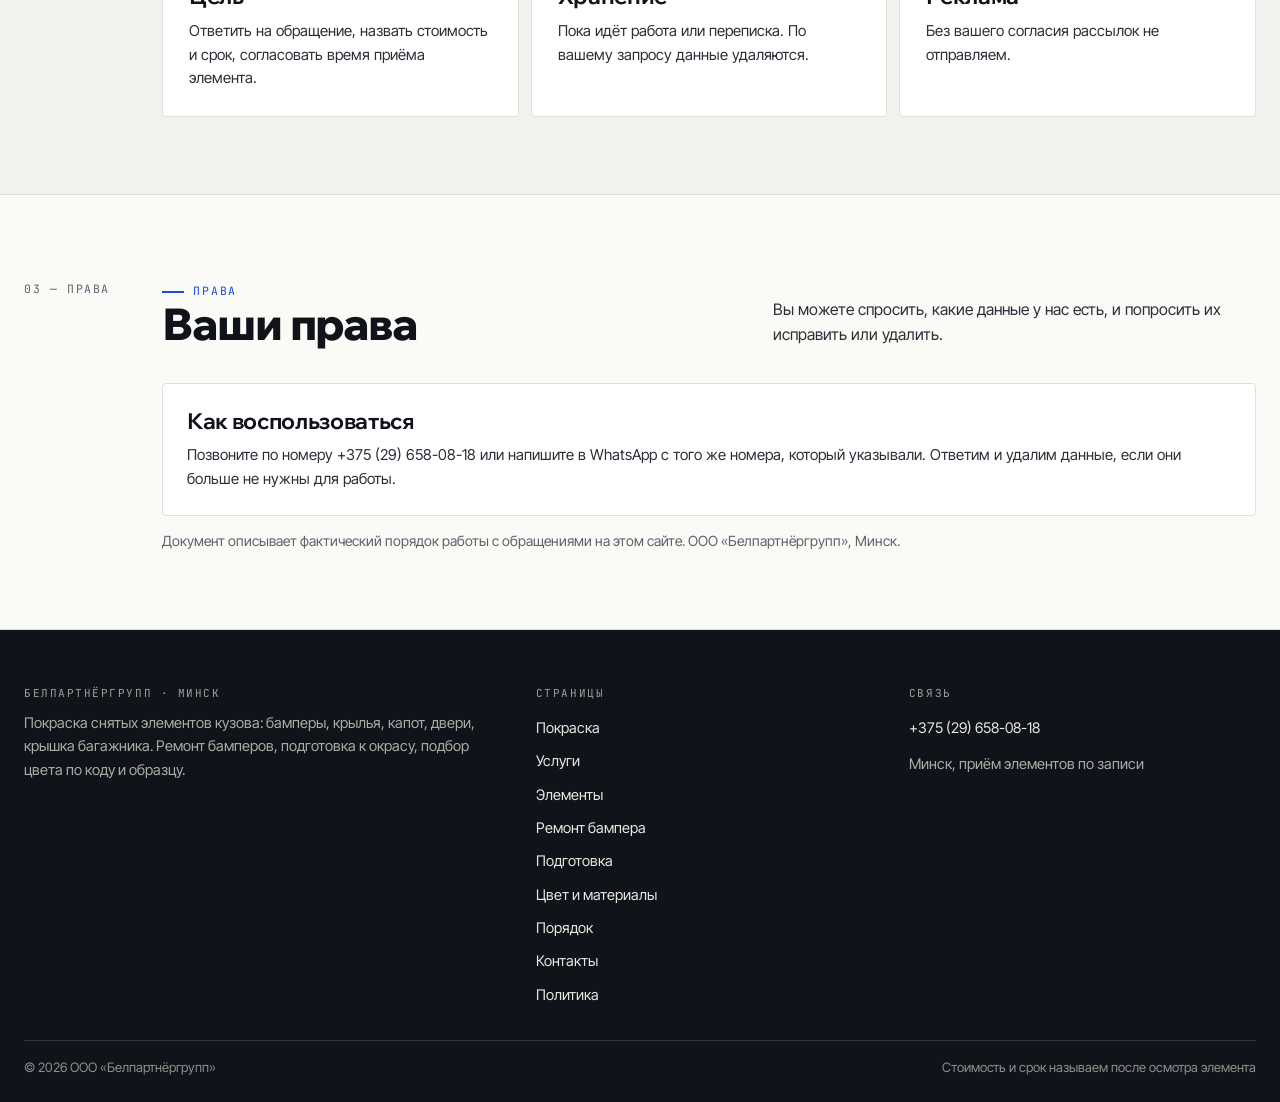
<file: politika.html>
<!doctype html>
<html lang="ru"><head>
<meta charset="utf-8">
<meta name="viewport" content="width=device-width,initial-scale=1">
<title>Политика конфиденциальности — ООО «Белпартнёргрупп»</title>
<meta name="description" content="Политика обработки персональных данных сайта покраски кузовных элементов в Минске.">
<meta name="theme-color" content="#FAFAF7">
<link rel="icon" href="assets/img/favicon.svg" type="image/svg+xml">
<link rel="preconnect" href="https://fonts.googleapis.com"><link rel="preconnect" href="https://fonts.gstatic.com" crossorigin>
<link href="https://fonts.googleapis.com/css2?family=Wix+Madefor+Display:wght@600;700;800&family=Inter+Tight:wght@400;500;600;700&family=JetBrains+Mono:wght@400;500&display=swap" rel="stylesheet">
<style>:root{--paper:#FAFAF7;--paper2:#F1F2ED;--ink:#101319;--ink2:#2B3038;--muted:#5C636D;--line:#DEE0D9;--line2:#CBCEC5;--accent:#1F49D6;--accent-d:#1636A8;--wrap:1240px}
*{box-sizing:border-box}html{overflow-x:clip;font-size:18.5px}
body{margin:0;background:var(--paper);color:var(--ink);font-family:'Inter Tight',Inter,system-ui,sans-serif;line-height:1.6;overflow-x:clip}
img{display:block;max-width:100%}a{color:inherit;text-decoration:none}
h1,h2{font-family:'Wix Madefor Display',Manrope,sans-serif;font-weight:800;line-height:1.06;margin:0;letter-spacing:-.03em}
.wrap{width:min(var(--wrap),calc(100% - 48px));margin:0 auto}
.hdr{position:sticky;top:0;z-index:70;background:rgba(250,250,247,.95);border-bottom:1px solid var(--line)}
.hero{position:relative;min-height:clamp(500px,70vh,740px);display:flex;align-items:flex-end;overflow:hidden;border-bottom:1px solid var(--line)}
.hero__bg{position:absolute;inset:0;z-index:-2}.hero__bg img{width:100%;height:100%;object-fit:cover}
.btn{display:inline-flex;align-items:center;justify-content:center;min-height:52px;padding:0 25px;background:var(--accent);color:#fff;font-weight:600;font-size:15.5px;border-radius:4px}
.btn--ghost{background:transparent;color:var(--ink);border:1px solid var(--line2)}
.strip{overflow-x:auto;background:var(--paper2);border-bottom:1px solid var(--line)}
.strip a{flex:none;padding:13px 16px;font-size:15.5px;font-weight:600;white-space:nowrap;color:var(--ink2)}
.drawer{position:fixed;inset:0;z-index:140;display:none;background:rgba(16,19,25,.62)}
.drawer[data-open="true"]{display:block}
.drawer__inner{position:fixed;inset:0;background:#FAFAF7;padding:16px;overflow-y:auto;display:flex;flex-direction:column}
.lock{overflow:hidden}[hidden]{display:none!important}</style>
<link rel="stylesheet" href="assets/css/site.v1.css">
</head><body>
<div class="topbar"><div class="wrap topbar__in">
<span>Минск · покраска снятых элементов кузова</span>
<span><a href="tel:+375296580818">+375 (29) 658-08-18</a></span>
</div></div>
<header class="hdr"><div class="wrap hdr__in">
<a class="logo" href="index.html"><i>BP</i><span><b>Белпартнёргрупп</b><span class="sub">покраска авто · Минск</span></span></a>
<span class="hdr__sp"></span>
<a class="hdr__tel" href="tel:+375296580818">+375 (29) 658-08-18<span>ежедневно, по записи</span></a>
<a class="btn" href="kontakty.html">Рассчитать покраску</a>
<button class="burger" id="burger" aria-label="Меню" aria-expanded="false" aria-controls="drawer"><span></span><span></span><span></span></button>
</div></header>
<nav class="strip" aria-label="Страницы"><div class="wrap strip__in"><a href="index.html">Покраска</a><a href="uslugi.html">Услуги</a><a href="elementy.html">Элементы</a><a href="bamper.html">Ремонт бампера</a><a href="podgotovka.html">Подготовка</a><a href="cvet.html">Цвет и материалы</a><a href="process.html">Порядок</a><a href="kontakty.html">Контакты</a><a href="politika.html" aria-current="page">Политика</a></div></nav>
<main>
<section class="hero"><div class="hero__bg"><img src="assets/img/panel.jpg" alt="Деталь кузова после окраса" fetchpriority="high"></div><div class="hero__in wrap"><span class="kick">Документы</span><h1>Политика конфиденциальности</h1><p class="hero__lead">Какие данные мы получаем через сайт, зачем они нужны и как их удалить.</p><div class="hero__cta"><a class="btn" href="kontakty.html">К контактам</a></div></div></section><section class="band "><div class="wrap"><div class="sect sect--side"><div class="sect__side"><span class="mono">01 — данные</span></div><div class="sect__main"><div class="sect__head"><div><span class="kick">Данные</span><h2>Что собираем</h2></div><p>Сайт не требует регистрации и не собирает данные без вашего действия.</p></div><div class="rows"><div class="row"><div><h3>Данные из формы</h3><p>Имя, телефон, модель автомобиля и описание задачи — чтобы ответить и согласовать работу.</p></div><span class="row__p">по согласию</span></div><div class="row"><div><h3>Переписка</h3><p>Сообщения в WhatsApp, Viber и Telegram хранятся в этих сервисах по их правилам.</p></div><span class="row__p">сервисы</span></div><div class="row"><div><h3>Технические данные</h3><p>Хостинг ведёт обычные журналы обращений: IP, время, адрес страницы.</p></div><span class="row__p">журналы</span></div></div></div></div></div></section><section class="band band--alt"><div class="wrap"><div class="sect sect--side"><div class="sect__side"><span class="mono">02 — обработка</span></div><div class="sect__main"><div class="sect__head"><div><span class="kick">Обработка</span><h2>Как используем</h2></div><p>Не продаём и не передаём данные третьим лицам, кроме случаев, предусмотренных законом.</p></div><div class="cards"><div class="card"><span class="card__n">01</span><h3>Цель</h3><p>Ответить на обращение, назвать стоимость и срок, согласовать время приёма элемента.</p></div><div class="card"><span class="card__n">02</span><h3>Хранение</h3><p>Пока идёт работа или переписка. По вашему запросу данные удаляются.</p></div><div class="card"><span class="card__n">03</span><h3>Реклама</h3><p>Без вашего согласия рассылок не отправляем.</p></div></div></div></div></div></section><section class="band "><div class="wrap"><div class="sect sect--side"><div class="sect__side"><span class="mono">03 — права</span></div><div class="sect__main"><div class="sect__head"><div><span class="kick">Права</span><h2>Ваши права</h2></div><p>Вы можете спросить, какие данные у нас есть, и попросить их исправить или удалить.</p></div><div class="plate"><h3>Как воспользоваться</h3><p>Позвоните по номеру +375 (29) 658-08-18 или напишите в WhatsApp с того же номера, который указывали. Ответим и удалим данные, если они больше не нужны для работы.</p></div><p style="margin-top:14px;font-size:14px;color:var(--muted)">Документ описывает фактический порядок работы с обращениями на этом сайте. ООО «Белпартнёргрупп», Минск.</p></div></div></div></section></main>
<footer class="foot"><div class="wrap">
<div class="foot__grid">
<div><h4>Белпартнёргрупп · Минск</h4>
<p>Покраска снятых элементов кузова: бамперы, крылья, капот, двери, крышка багажника. Ремонт бамперов, подготовка к окрасу, подбор цвета по коду и образцу.</p></div>
<div><h4>Страницы</h4><a href="index.html">Покраска</a><a href="uslugi.html">Услуги</a><a href="elementy.html">Элементы</a><a href="bamper.html">Ремонт бампера</a><a href="podgotovka.html">Подготовка</a><a href="cvet.html">Цвет и материалы</a><a href="process.html">Порядок</a><a href="kontakty.html">Контакты</a><a href="politika.html">Политика</a></div>
<div><h4>Связь</h4><a href="tel:+375296580818">+375 (29) 658-08-18</a>
<p style="margin-top:8px">Минск, приём элементов по записи</p></div>
</div>
<div class="foot__bot"><span>© 2026 ООО «Белпартнёргрупп»</span><span>Стоимость и срок называем после осмотра элемента</span></div>
</div></footer>
<div class="fbar">
<a href="tel:+375296580818"><svg viewBox="0 0 24 24"><path d="M5 4h4l2 5-2.5 1.5a12 12 0 0 0 5 5L15 13l5 2v4a2 2 0 0 1-2 2A16 16 0 0 1 3 6a2 2 0 0 1 2-2z"/></svg>Позвонить</a>
<a href="https://wa.me/375296580818"><svg viewBox="0 0 24 24"><path d="M12 3a9 9 0 0 0-7.8 13.5L3 21l4.6-1.2A9 9 0 1 0 12 3z"/></svg>WhatsApp</a>
<a href="viber://chat?number=%2B375296580818"><svg viewBox="0 0 24 24"><path d="M12 3c5 0 9 3.4 9 7.6 0 4.2-4 7.6-9 7.6-1 0-2-.1-2.9-.4L5 20l.8-3.2C4.1 15.3 3 13.1 3 10.6 3 6.4 7 3 12 3z"/></svg>Viber</a>
<a href="https://t.me/+375296580818" target="_blank" rel="noopener"><svg viewBox="0 0 24 24"><path d="M21 4L3 11l5 2 2 6 3-4 5 3z"/></svg>Telegram</a>
</div>
<div class="drawer" id="drawer" data-open="false" aria-hidden="true"><div class="drawer__inner">
<div class="drawer__top"><span class="mono">Меню</span><button class="drawer__close" id="drawerClose" aria-label="Закрыть меню"></button></div>
<a href="index.html">Покраска</a><a href="uslugi.html">Услуги</a><a href="elementy.html">Элементы</a><a href="bamper.html">Ремонт бампера</a><a href="podgotovka.html">Подготовка</a><a href="cvet.html">Цвет и материалы</a><a href="process.html">Порядок</a><a href="kontakty.html">Контакты</a><a href="politika.html">Политика</a>
<a class="btn" href="https://wa.me/375296580818" target="_blank" rel="noopener" style="margin-top:18px">Написать в WhatsApp</a>
</div></div>
<script src="assets/js/main.v1.js" defer></script>
</body></html>
</file>
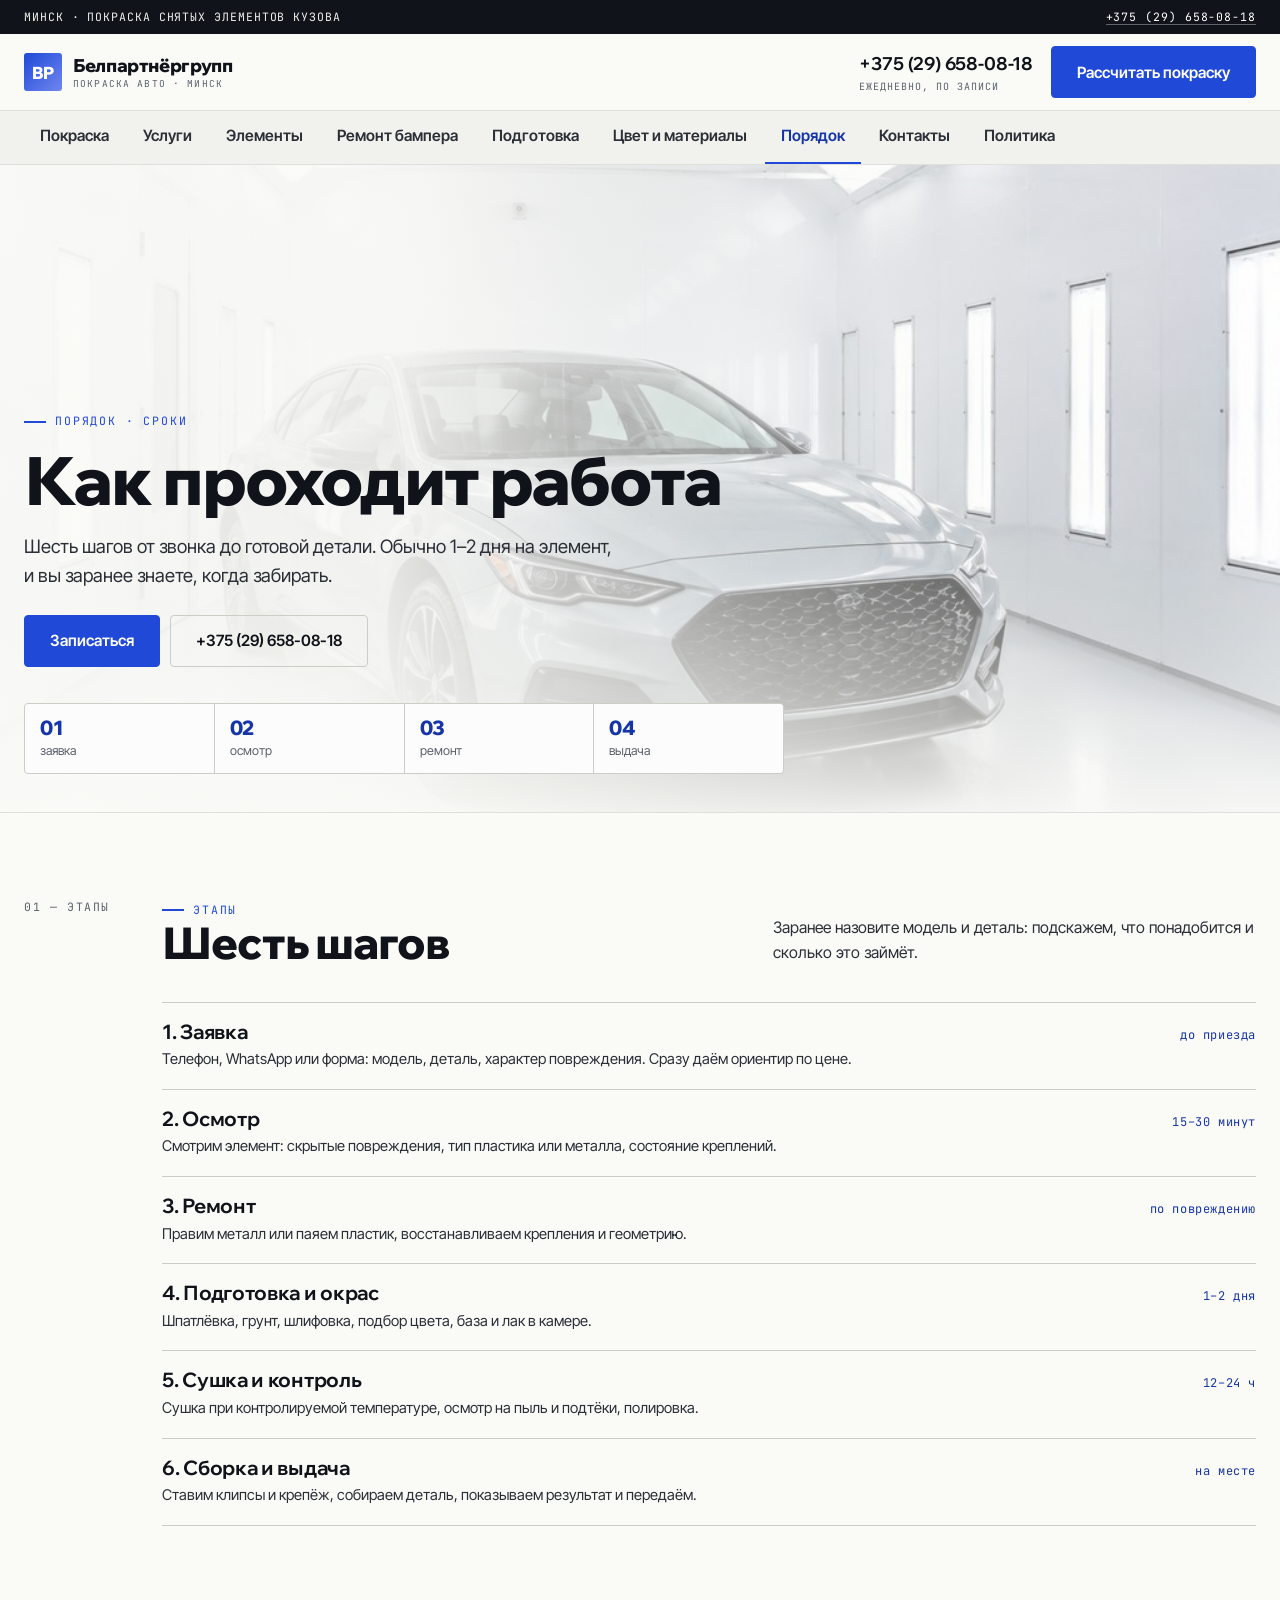
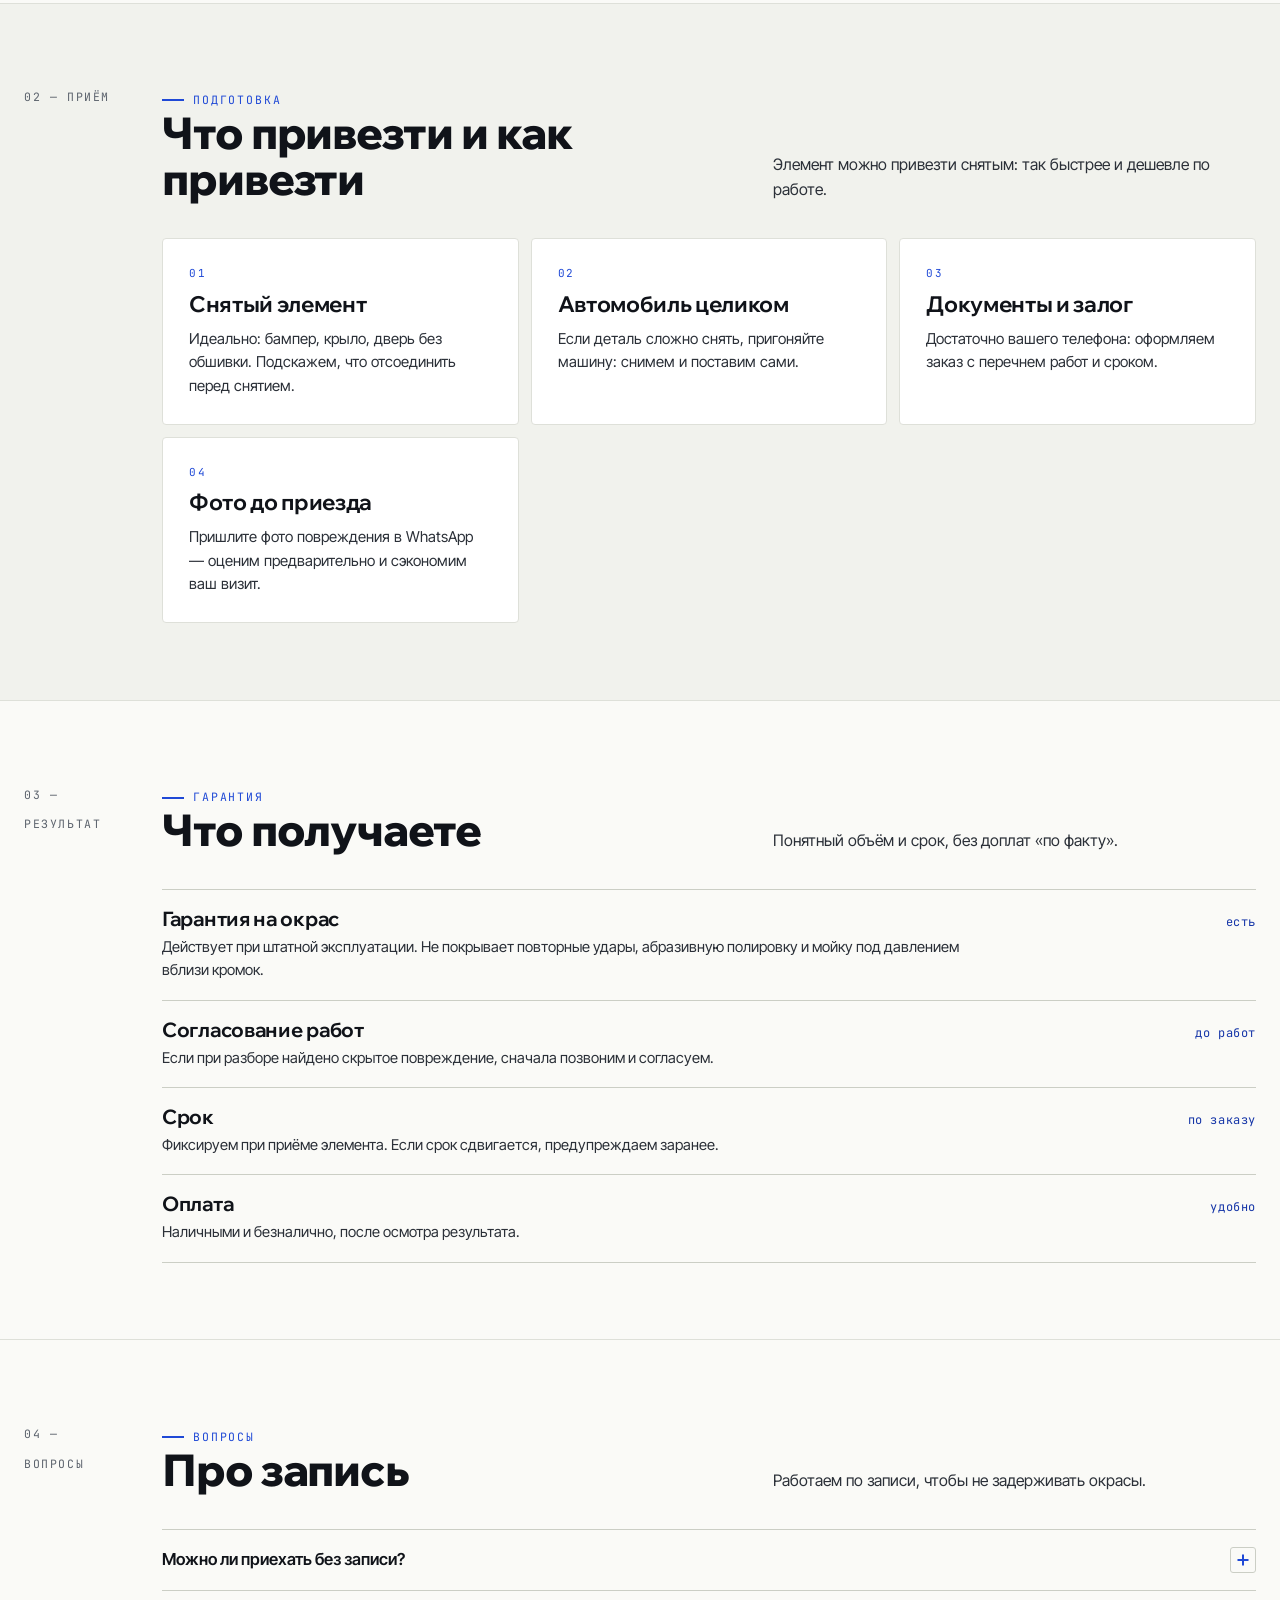
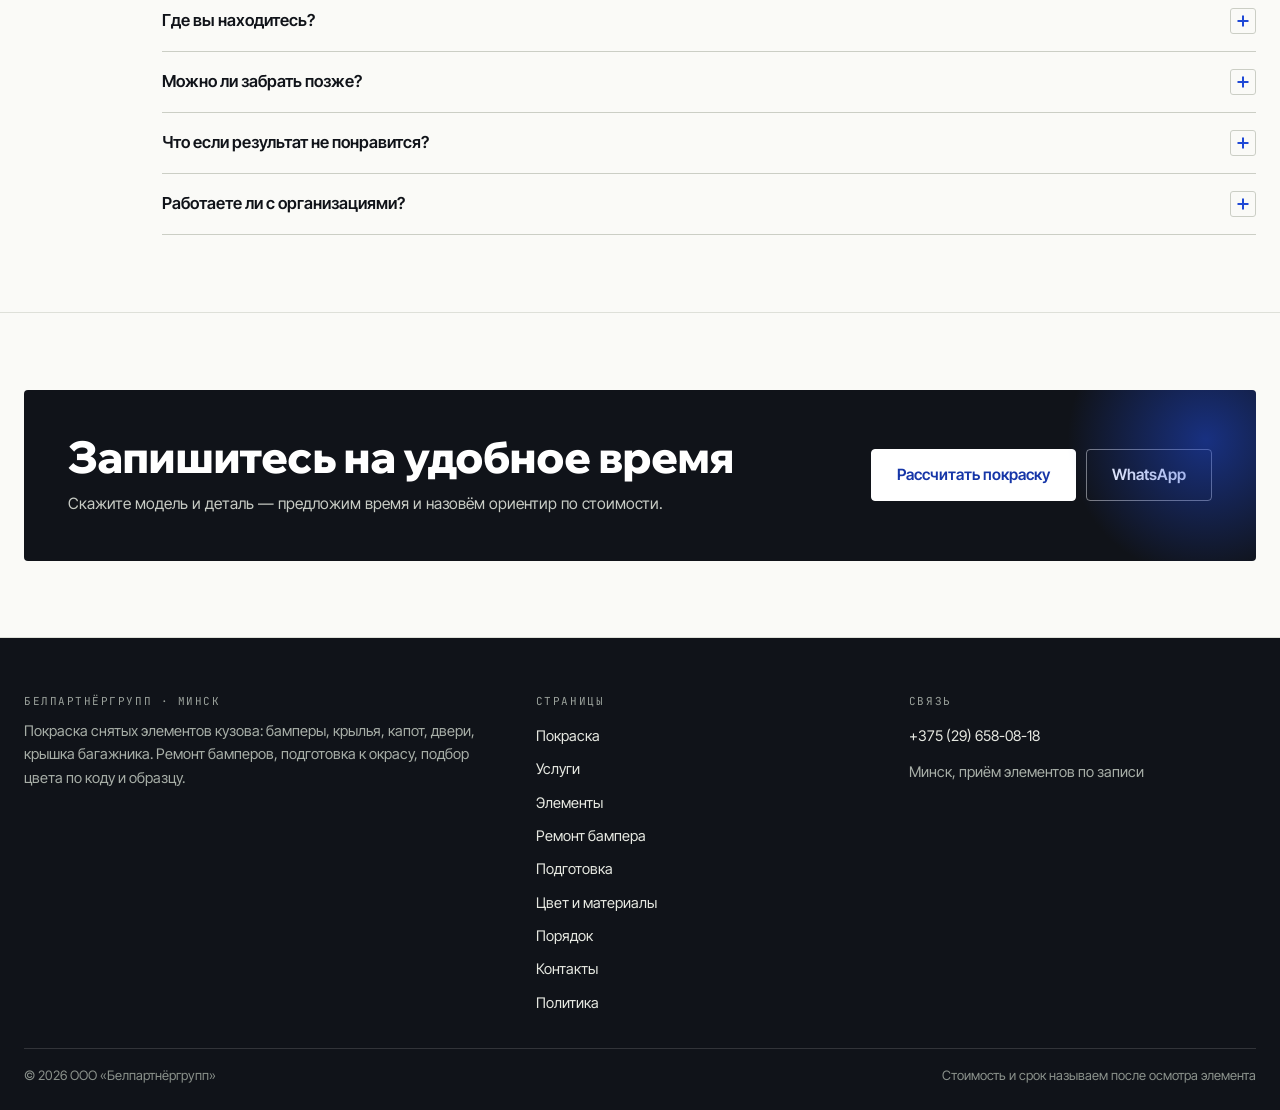
<file: process.html>
<!doctype html>
<html lang="ru"><head>
<meta charset="utf-8">
<meta name="viewport" content="width=device-width,initial-scale=1">
<title>Порядок работы и сроки — покраска элементов в Минске</title>
<meta name="description" content="Как проходит покраска элемента: заявка, осмотр, ремонт, подготовка, окрас в камере, сушка, сборка и выдача. Сроки и гарантия на окрас.">
<meta name="theme-color" content="#FAFAF7">
<link rel="icon" href="assets/img/favicon.svg" type="image/svg+xml">
<link rel="preconnect" href="https://fonts.googleapis.com"><link rel="preconnect" href="https://fonts.gstatic.com" crossorigin>
<link href="https://fonts.googleapis.com/css2?family=Wix+Madefor+Display:wght@600;700;800&family=Inter+Tight:wght@400;500;600;700&family=JetBrains+Mono:wght@400;500&display=swap" rel="stylesheet">
<style>:root{--paper:#FAFAF7;--paper2:#F1F2ED;--ink:#101319;--ink2:#2B3038;--muted:#5C636D;--line:#DEE0D9;--line2:#CBCEC5;--accent:#1F49D6;--accent-d:#1636A8;--wrap:1240px}
*{box-sizing:border-box}html{overflow-x:clip;font-size:18.5px}
body{margin:0;background:var(--paper);color:var(--ink);font-family:'Inter Tight',Inter,system-ui,sans-serif;line-height:1.6;overflow-x:clip}
img{display:block;max-width:100%}a{color:inherit;text-decoration:none}
h1,h2{font-family:'Wix Madefor Display',Manrope,sans-serif;font-weight:800;line-height:1.06;margin:0;letter-spacing:-.03em}
.wrap{width:min(var(--wrap),calc(100% - 48px));margin:0 auto}
.hdr{position:sticky;top:0;z-index:70;background:rgba(250,250,247,.95);border-bottom:1px solid var(--line)}
.hero{position:relative;min-height:clamp(500px,70vh,740px);display:flex;align-items:flex-end;overflow:hidden;border-bottom:1px solid var(--line)}
.hero__bg{position:absolute;inset:0;z-index:-2}.hero__bg img{width:100%;height:100%;object-fit:cover}
.btn{display:inline-flex;align-items:center;justify-content:center;min-height:52px;padding:0 25px;background:var(--accent);color:#fff;font-weight:600;font-size:15.5px;border-radius:4px}
.btn--ghost{background:transparent;color:var(--ink);border:1px solid var(--line2)}
.strip{overflow-x:auto;background:var(--paper2);border-bottom:1px solid var(--line)}
.strip a{flex:none;padding:13px 16px;font-size:15.5px;font-weight:600;white-space:nowrap;color:var(--ink2)}
.drawer{position:fixed;inset:0;z-index:140;display:none;background:rgba(16,19,25,.62)}
.drawer[data-open="true"]{display:block}
.drawer__inner{position:fixed;inset:0;background:#FAFAF7;padding:16px;overflow-y:auto;display:flex;flex-direction:column}
.lock{overflow:hidden}[hidden]{display:none!important}</style>
<link rel="stylesheet" href="assets/css/site.v1.css">
</head><body>
<div class="topbar"><div class="wrap topbar__in">
<span>Минск · покраска снятых элементов кузова</span>
<span><a href="tel:+375296580818">+375 (29) 658-08-18</a></span>
</div></div>
<header class="hdr"><div class="wrap hdr__in">
<a class="logo" href="index.html"><i>BP</i><span><b>Белпартнёргрупп</b><span class="sub">покраска авто · Минск</span></span></a>
<span class="hdr__sp"></span>
<a class="hdr__tel" href="tel:+375296580818">+375 (29) 658-08-18<span>ежедневно, по записи</span></a>
<a class="btn" href="kontakty.html">Рассчитать покраску</a>
<button class="burger" id="burger" aria-label="Меню" aria-expanded="false" aria-controls="drawer"><span></span><span></span><span></span></button>
</div></header>
<nav class="strip" aria-label="Страницы"><div class="wrap strip__in"><a href="index.html">Покраска</a><a href="uslugi.html">Услуги</a><a href="elementy.html">Элементы</a><a href="bamper.html">Ремонт бампера</a><a href="podgotovka.html">Подготовка</a><a href="cvet.html">Цвет и материалы</a><a href="process.html" aria-current="page">Порядок</a><a href="kontakty.html">Контакты</a><a href="politika.html">Политика</a></div></nav>
<main>
<section class="hero"><div class="hero__bg"><img src="assets/img/booth.jpg" alt="Покрасочная камера с автомобилем" fetchpriority="high"></div><div class="hero__in wrap"><span class="kick">Порядок · сроки</span><h1>Как проходит работа</h1><p class="hero__lead">Шесть шагов от звонка до готовой детали. Обычно 1–2 дня на элемент, и вы заранее знаете, когда забирать.</p><div class="hero__cta"><a class="btn" href="kontakty.html">Записаться</a><a class="btn btn--ghost" href="tel:+375296580818">+375 (29) 658-08-18</a></div><div class="hero__figs"><div><b>01</b><span>заявка</span></div><div><b>02</b><span>осмотр</span></div><div><b>03</b><span>ремонт</span></div><div><b>04</b><span>выдача</span></div></div></div></section><section class="band "><div class="wrap"><div class="sect sect--side"><div class="sect__side"><span class="mono">01 — этапы</span></div><div class="sect__main"><div class="sect__head"><div><span class="kick">Этапы</span><h2>Шесть шагов</h2></div><p>Заранее назовите модель и деталь: подскажем, что понадобится и сколько это займёт.</p></div><div class="rows"><div class="row"><div><h3>1. Заявка</h3><p>Телефон, WhatsApp или форма: модель, деталь, характер повреждения. Сразу даём ориентир по цене.</p></div><span class="row__p">до приезда</span></div><div class="row"><div><h3>2. Осмотр</h3><p>Смотрим элемент: скрытые повреждения, тип пластика или металла, состояние креплений.</p></div><span class="row__p">15–30 минут</span></div><div class="row"><div><h3>3. Ремонт</h3><p>Правим металл или паяем пластик, восстанавливаем крепления и геометрию.</p></div><span class="row__p">по повреждению</span></div><div class="row"><div><h3>4. Подготовка и окрас</h3><p>Шпатлёвка, грунт, шлифовка, подбор цвета, база и лак в камере.</p></div><span class="row__p">1–2 дня</span></div><div class="row"><div><h3>5. Сушка и контроль</h3><p>Сушка при контролируемой температуре, осмотр на пыль и подтёки, полировка.</p></div><span class="row__p">12–24 ч</span></div><div class="row"><div><h3>6. Сборка и выдача</h3><p>Ставим клипсы и крепёж, собираем деталь, показываем результат и передаём.</p></div><span class="row__p">на месте</span></div></div></div></div></div></section><section class="band band--alt"><div class="wrap"><div class="sect sect--side"><div class="sect__side"><span class="mono">02 — приём</span></div><div class="sect__main"><div class="sect__head"><div><span class="kick">Подготовка</span><h2>Что привезти и как привезти</h2></div><p>Элемент можно привезти снятым: так быстрее и дешевле по работе.</p></div><div class="cards"><div class="card"><span class="card__n">01</span><h3>Снятый элемент</h3><p>Идеально: бампер, крыло, дверь без обшивки. Подскажем, что отсоединить перед снятием.</p></div><div class="card"><span class="card__n">02</span><h3>Автомобиль целиком</h3><p>Если деталь сложно снять, пригоняйте машину: снимем и поставим сами.</p></div><div class="card"><span class="card__n">03</span><h3>Документы и залог</h3><p>Достаточно вашего телефона: оформляем заказ с перечнем работ и сроком.</p></div><div class="card"><span class="card__n">04</span><h3>Фото до приезда</h3><p>Пришлите фото повреждения в WhatsApp — оценим предварительно и сэкономим ваш визит.</p></div></div></div></div></div></section><section class="band "><div class="wrap"><div class="sect sect--side"><div class="sect__side"><span class="mono">03 — результат</span></div><div class="sect__main"><div class="sect__head"><div><span class="kick">Гарантия</span><h2>Что получаете</h2></div><p>Понятный объём и срок, без доплат «по факту».</p></div><div class="rows"><div class="row"><div><h3>Гарантия на окрас</h3><p>Действует при штатной эксплуатации. Не покрывает повторные удары, абразивную полировку и мойку под давлением вблизи кромок.</p></div><span class="row__p">есть</span></div><div class="row"><div><h3>Согласование работ</h3><p>Если при разборе найдено скрытое повреждение, сначала позвоним и согласуем.</p></div><span class="row__p">до работ</span></div><div class="row"><div><h3>Срок</h3><p>Фиксируем при приёме элемента. Если срок сдвигается, предупреждаем заранее.</p></div><span class="row__p">по заказу</span></div><div class="row"><div><h3>Оплата</h3><p>Наличными и безналично, после осмотра результата.</p></div><span class="row__p">удобно</span></div></div></div></div></div></section><section class="band "><div class="wrap"><div class="sect sect--side"><div class="sect__side"><span class="mono">04 — вопросы</span></div><div class="sect__main"><div class="sect__head"><div><span class="kick">Вопросы</span><h2>Про запись</h2></div><p>Работаем по записи, чтобы не задерживать окрасы.</p></div><div class="faq"><div class="faq__i" data-open="false"><button class="faq__q" type="button" aria-expanded="false">Можно ли приехать без записи?<i></i></button><div class="faq__a"><p>Лучше позвонить: приём элемента занимает время, и мастер может быть занят в камере.</p></div></div><div class="faq__i" data-open="false"><button class="faq__q" type="button" aria-expanded="false">Где вы находитесь?<i></i></button><div class="faq__a"><p>Минск. Точный адрес и ориентиры даём по телефону: приём элементов идёт по записи.</p></div></div><div class="faq__i" data-open="false"><button class="faq__q" type="button" aria-expanded="false">Можно ли забрать позже?<i></i></button><div class="faq__a"><p>Да, элемент может подождать у нас. Скажем, как храним, чтобы не повредить свежий лак.</p></div></div><div class="faq__i" data-open="false"><button class="faq__q" type="button" aria-expanded="false">Что если результат не понравится?<i></i></button><div class="faq__a"><p>Показываем деталь до выдачи. Если есть дефект окраса — исправляем до передачи.</p></div></div><div class="faq__i" data-open="false"><button class="faq__q" type="button" aria-expanded="false">Работаете ли с организациями?<i></i></button><div class="faq__a"><p>Да, безналично, с документами. Уточните объём и сроки.</p></div></div></div></div></div></div></section><section class="band"><div class="wrap"><div class="cta"><div><h2>Запишитесь на удобное время</h2><p>Скажите модель и деталь — предложим время и назовём ориентир по стоимости.</p></div><div class="cta__act"><a class="btn btn--light" href="kontakty.html">Рассчитать покраску</a><a class="btn btn--ghost" style="border-color:rgba(255,255,255,.45);color:#fff" href="https://wa.me/375296580818">WhatsApp</a></div></div></div></section></main>
<footer class="foot"><div class="wrap">
<div class="foot__grid">
<div><h4>Белпартнёргрупп · Минск</h4>
<p>Покраска снятых элементов кузова: бамперы, крылья, капот, двери, крышка багажника. Ремонт бамперов, подготовка к окрасу, подбор цвета по коду и образцу.</p></div>
<div><h4>Страницы</h4><a href="index.html">Покраска</a><a href="uslugi.html">Услуги</a><a href="elementy.html">Элементы</a><a href="bamper.html">Ремонт бампера</a><a href="podgotovka.html">Подготовка</a><a href="cvet.html">Цвет и материалы</a><a href="process.html">Порядок</a><a href="kontakty.html">Контакты</a><a href="politika.html">Политика</a></div>
<div><h4>Связь</h4><a href="tel:+375296580818">+375 (29) 658-08-18</a>
<p style="margin-top:8px">Минск, приём элементов по записи</p></div>
</div>
<div class="foot__bot"><span>© 2026 ООО «Белпартнёргрупп»</span><span>Стоимость и срок называем после осмотра элемента</span></div>
</div></footer>
<div class="fbar">
<a href="tel:+375296580818"><svg viewBox="0 0 24 24"><path d="M5 4h4l2 5-2.5 1.5a12 12 0 0 0 5 5L15 13l5 2v4a2 2 0 0 1-2 2A16 16 0 0 1 3 6a2 2 0 0 1 2-2z"/></svg>Позвонить</a>
<a href="https://wa.me/375296580818"><svg viewBox="0 0 24 24"><path d="M12 3a9 9 0 0 0-7.8 13.5L3 21l4.6-1.2A9 9 0 1 0 12 3z"/></svg>WhatsApp</a>
<a href="viber://chat?number=%2B375296580818"><svg viewBox="0 0 24 24"><path d="M12 3c5 0 9 3.4 9 7.6 0 4.2-4 7.6-9 7.6-1 0-2-.1-2.9-.4L5 20l.8-3.2C4.1 15.3 3 13.1 3 10.6 3 6.4 7 3 12 3z"/></svg>Viber</a>
<a href="https://t.me/+375296580818" target="_blank" rel="noopener"><svg viewBox="0 0 24 24"><path d="M21 4L3 11l5 2 2 6 3-4 5 3z"/></svg>Telegram</a>
</div>
<div class="drawer" id="drawer" data-open="false" aria-hidden="true"><div class="drawer__inner">
<div class="drawer__top"><span class="mono">Меню</span><button class="drawer__close" id="drawerClose" aria-label="Закрыть меню"></button></div>
<a href="index.html">Покраска</a><a href="uslugi.html">Услуги</a><a href="elementy.html">Элементы</a><a href="bamper.html">Ремонт бампера</a><a href="podgotovka.html">Подготовка</a><a href="cvet.html">Цвет и материалы</a><a href="process.html">Порядок</a><a href="kontakty.html">Контакты</a><a href="politika.html">Политика</a>
<a class="btn" href="https://wa.me/375296580818" target="_blank" rel="noopener" style="margin-top:18px">Написать в WhatsApp</a>
</div></div>
<script src="assets/js/main.v1.js" defer></script>
</body></html>
</file>
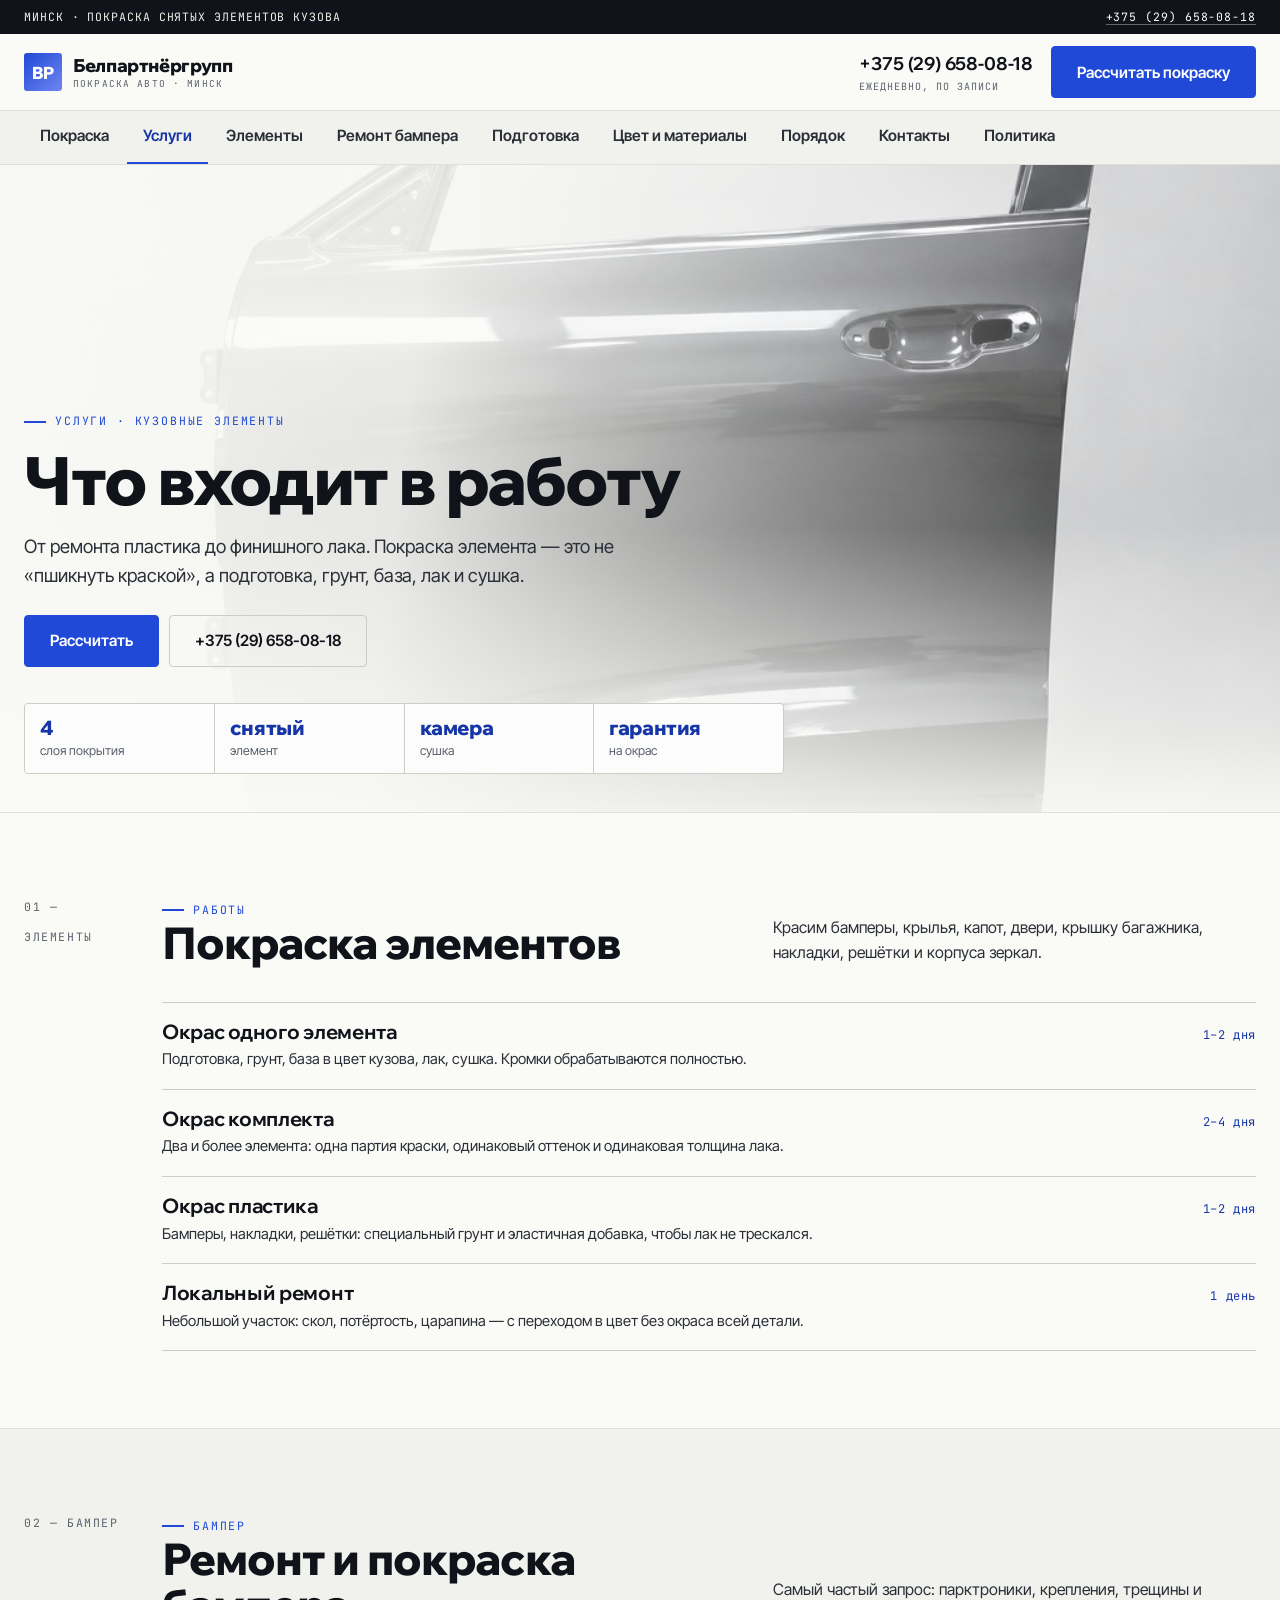
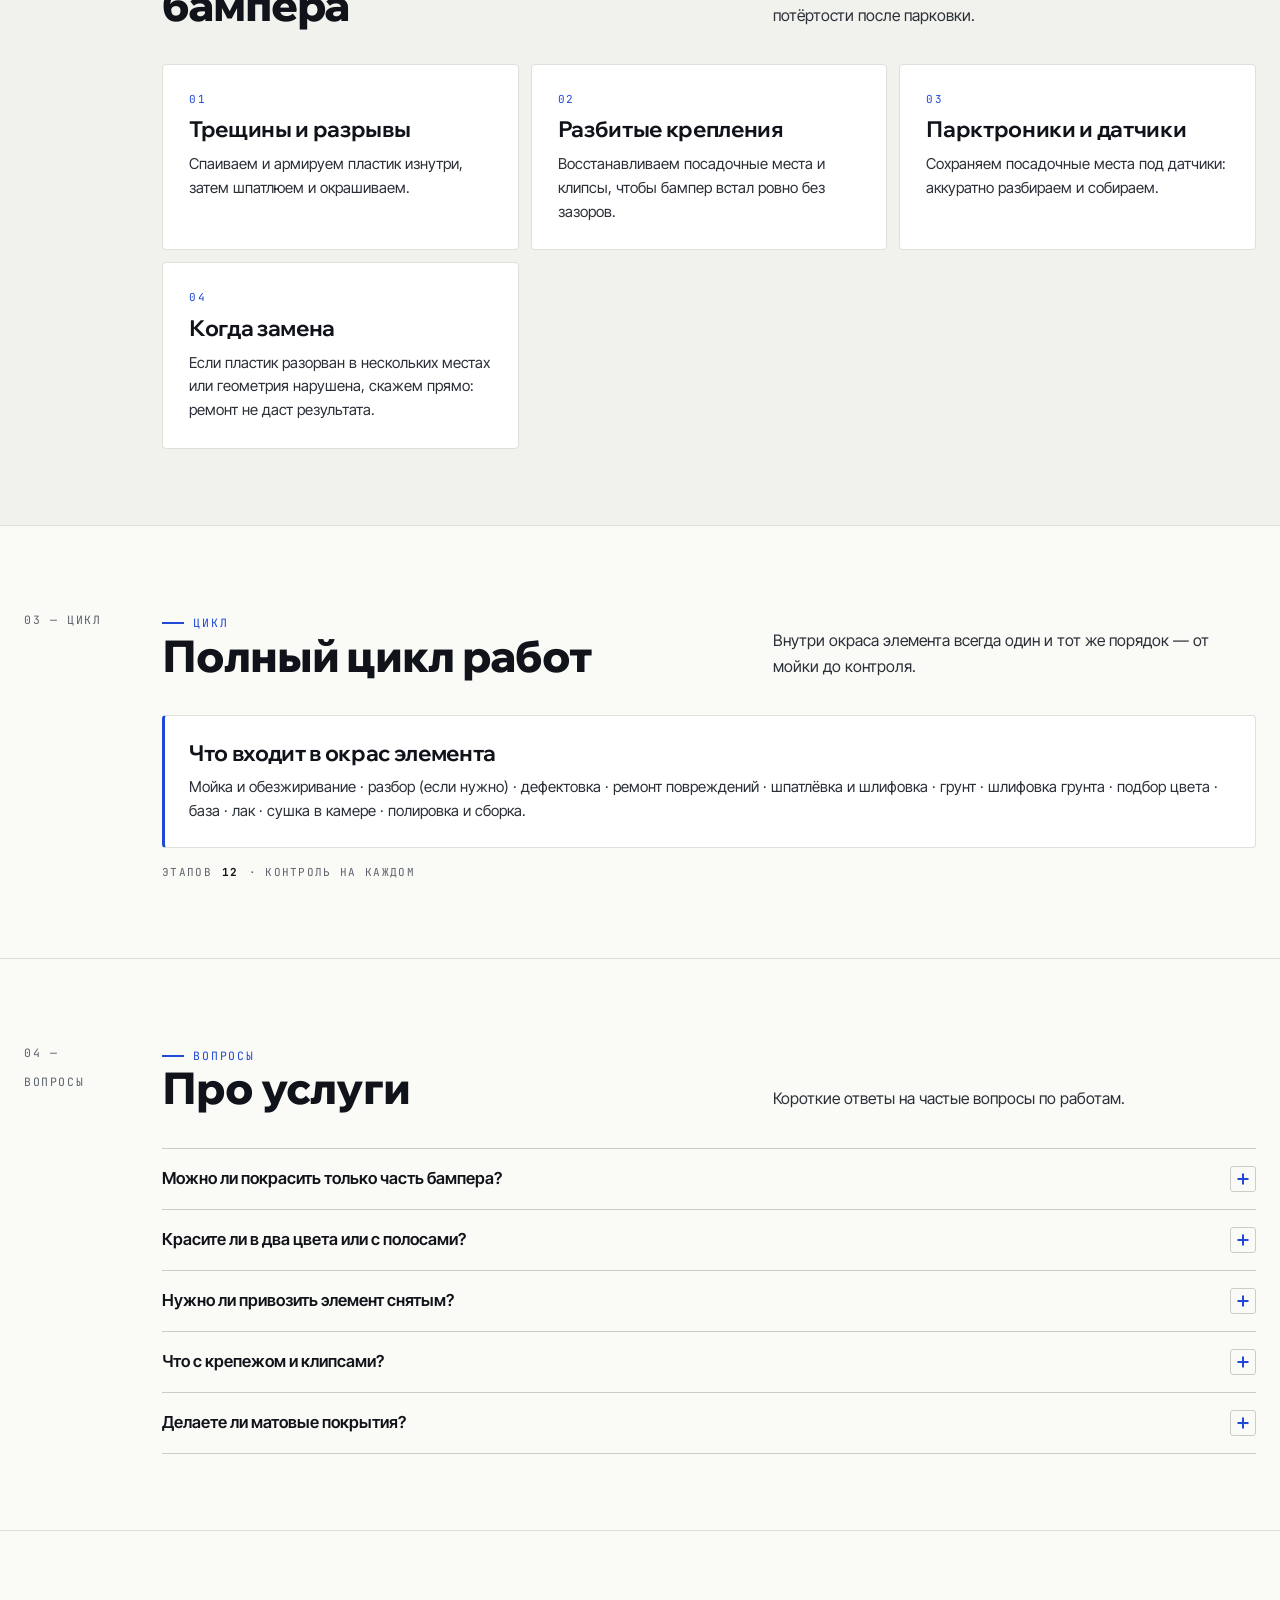
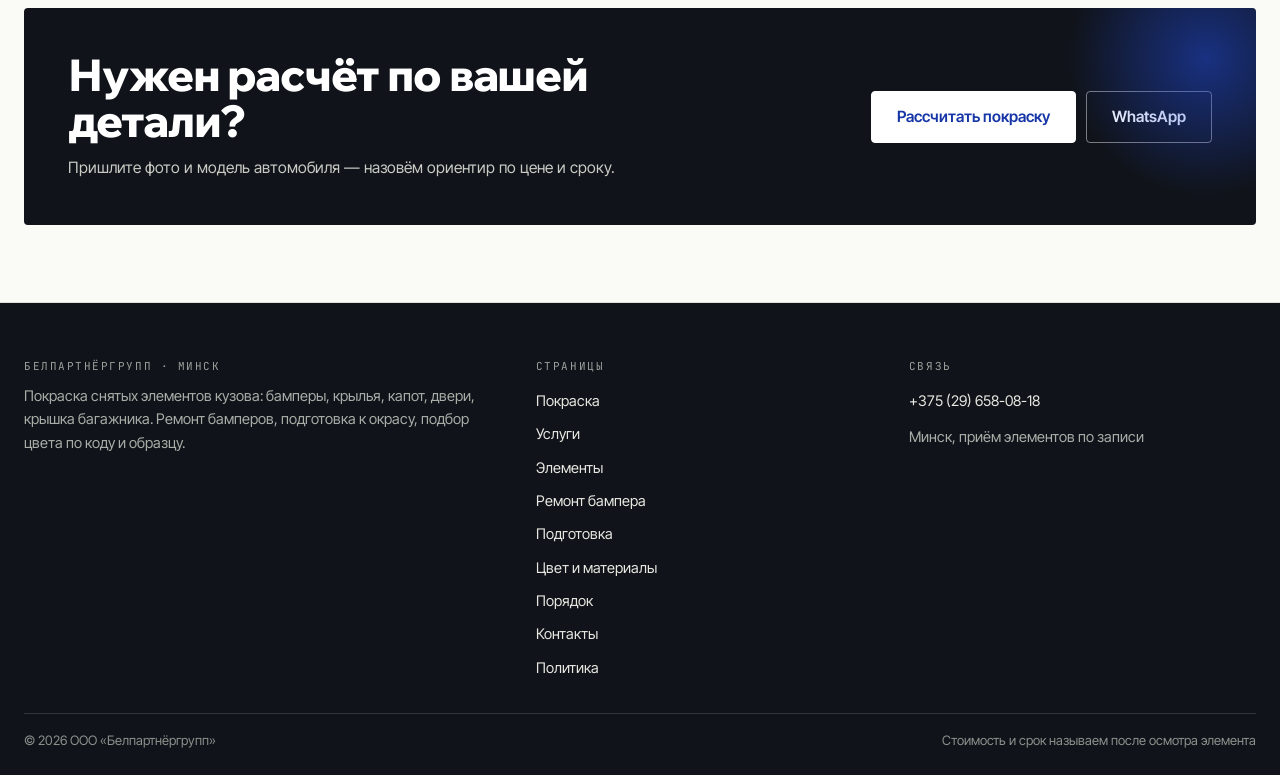
<file: uslugi.html>
<!doctype html>
<html lang="ru"><head>
<meta charset="utf-8">
<meta name="viewport" content="width=device-width,initial-scale=1">
<title>Услуги покраски: элементы, комплект, ремонт бампера — Минск</title>
<meta name="description" content="Покраска кузовных элементов в Минске: окрас одного элемента и комплекта, ремонт бампера, подготовка, подбор цвета, покраска после ремонта. ООО «Белпартнёргрупп».">
<meta name="theme-color" content="#FAFAF7">
<link rel="icon" href="assets/img/favicon.svg" type="image/svg+xml">
<link rel="preconnect" href="https://fonts.googleapis.com"><link rel="preconnect" href="https://fonts.gstatic.com" crossorigin>
<link href="https://fonts.googleapis.com/css2?family=Wix+Madefor+Display:wght@600;700;800&family=Inter+Tight:wght@400;500;600;700&family=JetBrains+Mono:wght@400;500&display=swap" rel="stylesheet">
<style>:root{--paper:#FAFAF7;--paper2:#F1F2ED;--ink:#101319;--ink2:#2B3038;--muted:#5C636D;--line:#DEE0D9;--line2:#CBCEC5;--accent:#1F49D6;--accent-d:#1636A8;--wrap:1240px}
*{box-sizing:border-box}html{overflow-x:clip;font-size:18.5px}
body{margin:0;background:var(--paper);color:var(--ink);font-family:'Inter Tight',Inter,system-ui,sans-serif;line-height:1.6;overflow-x:clip}
img{display:block;max-width:100%}a{color:inherit;text-decoration:none}
h1,h2{font-family:'Wix Madefor Display',Manrope,sans-serif;font-weight:800;line-height:1.06;margin:0;letter-spacing:-.03em}
.wrap{width:min(var(--wrap),calc(100% - 48px));margin:0 auto}
.hdr{position:sticky;top:0;z-index:70;background:rgba(250,250,247,.95);border-bottom:1px solid var(--line)}
.hero{position:relative;min-height:clamp(500px,70vh,740px);display:flex;align-items:flex-end;overflow:hidden;border-bottom:1px solid var(--line)}
.hero__bg{position:absolute;inset:0;z-index:-2}.hero__bg img{width:100%;height:100%;object-fit:cover}
.btn{display:inline-flex;align-items:center;justify-content:center;min-height:52px;padding:0 25px;background:var(--accent);color:#fff;font-weight:600;font-size:15.5px;border-radius:4px}
.btn--ghost{background:transparent;color:var(--ink);border:1px solid var(--line2)}
.strip{overflow-x:auto;background:var(--paper2);border-bottom:1px solid var(--line)}
.strip a{flex:none;padding:13px 16px;font-size:15.5px;font-weight:600;white-space:nowrap;color:var(--ink2)}
.drawer{position:fixed;inset:0;z-index:140;display:none;background:rgba(16,19,25,.62)}
.drawer[data-open="true"]{display:block}
.drawer__inner{position:fixed;inset:0;background:#FAFAF7;padding:16px;overflow-y:auto;display:flex;flex-direction:column}
.lock{overflow:hidden}[hidden]{display:none!important}</style>
<link rel="stylesheet" href="assets/css/site.v1.css">
</head><body>
<div class="topbar"><div class="wrap topbar__in">
<span>Минск · покраска снятых элементов кузова</span>
<span><a href="tel:+375296580818">+375 (29) 658-08-18</a></span>
</div></div>
<header class="hdr"><div class="wrap hdr__in">
<a class="logo" href="index.html"><i>BP</i><span><b>Белпартнёргрупп</b><span class="sub">покраска авто · Минск</span></span></a>
<span class="hdr__sp"></span>
<a class="hdr__tel" href="tel:+375296580818">+375 (29) 658-08-18<span>ежедневно, по записи</span></a>
<a class="btn" href="kontakty.html">Рассчитать покраску</a>
<button class="burger" id="burger" aria-label="Меню" aria-expanded="false" aria-controls="drawer"><span></span><span></span><span></span></button>
</div></header>
<nav class="strip" aria-label="Страницы"><div class="wrap strip__in"><a href="index.html">Покраска</a><a href="uslugi.html" aria-current="page">Услуги</a><a href="elementy.html">Элементы</a><a href="bamper.html">Ремонт бампера</a><a href="podgotovka.html">Подготовка</a><a href="cvet.html">Цвет и материалы</a><a href="process.html">Порядок</a><a href="kontakty.html">Контакты</a><a href="politika.html">Политика</a></div></nav>
<main>
<section class="hero"><div class="hero__bg"><img src="assets/img/panel.jpg" alt="Свежеокрашенная деталь кузова на стойке" fetchpriority="high"></div><div class="hero__in wrap"><span class="kick">Услуги · кузовные элементы</span><h1>Что входит в работу</h1><p class="hero__lead">От ремонта пластика до финишного лака. Покраска элемента — это не «пшикнуть краской», а подготовка, грунт, база, лак и сушка.</p><div class="hero__cta"><a class="btn" href="kontakty.html">Рассчитать</a><a class="btn btn--ghost" href="tel:+375296580818">+375 (29) 658-08-18</a></div><div class="hero__figs"><div><b>4</b><span>слоя покрытия</span></div><div><b>снятый</b><span>элемент</span></div><div><b>камера</b><span>сушка</span></div><div><b>гарантия</b><span>на окрас</span></div></div></div></section><section class="band "><div class="wrap"><div class="sect sect--side"><div class="sect__side"><span class="mono">01 — элементы</span></div><div class="sect__main"><div class="sect__head"><div><span class="kick">Работы</span><h2>Покраска элементов</h2></div><p>Красим бамперы, крылья, капот, двери, крышку багажника, накладки, решётки и корпуса зеркал.</p></div><div class="rows"><div class="row"><div><h3>Окрас одного элемента</h3><p>Подготовка, грунт, база в цвет кузова, лак, сушка. Кромки обрабатываются полностью.</p></div><span class="row__p">1–2 дня</span></div><div class="row"><div><h3>Окрас комплекта</h3><p>Два и более элемента: одна партия краски, одинаковый оттенок и одинаковая толщина лака.</p></div><span class="row__p">2–4 дня</span></div><div class="row"><div><h3>Окрас пластика</h3><p>Бамперы, накладки, решётки: специальный грунт и эластичная добавка, чтобы лак не трескался.</p></div><span class="row__p">1–2 дня</span></div><div class="row"><div><h3>Локальный ремонт</h3><p>Небольшой участок: скол, потёртость, царапина — с переходом в цвет без окраса всей детали.</p></div><span class="row__p">1 день</span></div></div></div></div></div></section><section class="band band--alt"><div class="wrap"><div class="sect sect--side"><div class="sect__side"><span class="mono">02 — бампер</span></div><div class="sect__main"><div class="sect__head"><div><span class="kick">Бампер</span><h2>Ремонт и покраска бампера</h2></div><p>Самый частый запрос: парктроники, крепления, трещины и потёртости после парковки.</p></div><div class="cards"><div class="card"><span class="card__n">01</span><h3>Трещины и разрывы</h3><p>Спаиваем и армируем пластик изнутри, затем шпатлюем и окрашиваем.</p></div><div class="card"><span class="card__n">02</span><h3>Разбитые крепления</h3><p>Восстанавливаем посадочные места и клипсы, чтобы бампер встал ровно без зазоров.</p></div><div class="card"><span class="card__n">03</span><h3>Парктроники и датчики</h3><p>Сохраняем посадочные места под датчики: аккуратно разбираем и собираем.</p></div><div class="card"><span class="card__n">04</span><h3>Когда замена</h3><p>Если пластик разорван в нескольких местах или геометрия нарушена, скажем прямо: ремонт не даст результата.</p></div></div></div></div></div></section><section class="band "><div class="wrap"><div class="sect sect--side"><div class="sect__side"><span class="mono">03 — цикл</span></div><div class="sect__main"><div class="sect__head"><div><span class="kick">Цикл</span><h2>Полный цикл работ</h2></div><p>Внутри окраса элемента всегда один и тот же порядок — от мойки до контроля.</p></div><div class="plate plate--accent"><h3>Что входит в окрас элемента</h3><p>Мойка и обезжиривание · разбор (если нужно) · дефектовка · ремонт повреждений · шпатлёвка и шлифовка · грунт · шлифовка грунта · подбор цвета · база · лак · сушка в камере · полировка и сборка.</p></div><div class="dim" style="display:flex;align-items:center;gap:10px;margin-top:16px;font-family:var(--f-m);font-size:11px;letter-spacing:.12em;text-transform:uppercase;color:var(--muted)">этапов <b style="color:var(--ink)">12</b> · контроль на каждом</div></div></div></div></section><section class="band "><div class="wrap"><div class="sect sect--side"><div class="sect__side"><span class="mono">04 — вопросы</span></div><div class="sect__main"><div class="sect__head"><div><span class="kick">Вопросы</span><h2>Про услуги</h2></div><p>Короткие ответы на частые вопросы по работам.</p></div><div class="faq"><div class="faq__i" data-open="false"><button class="faq__q" type="button" aria-expanded="false">Можно ли покрасить только часть бампера?<i></i></button><div class="faq__a"><p>Да, если повреждение локальное и цвет попадает. Но на пластике переход заметнее, поэтому чаще предлагаем окрас детали целиком.</p></div></div><div class="faq__i" data-open="false"><button class="faq__q" type="button" aria-expanded="false">Красите ли в два цвета или с полосами?<i></i></button><div class="faq__a"><p>Да, если это заводская схема. Обсудим маскировку и порядок слоёв при осмотре.</p></div></div><div class="faq__i" data-open="false"><button class="faq__q" type="button" aria-expanded="false">Нужно ли привозить элемент снятым?<i></i></button><div class="faq__a"><p>Не обязательно: поможем со снятием и установкой. Но окрас снятого элемента даёт лучший результат.</p></div></div><div class="faq__i" data-open="false"><button class="faq__q" type="button" aria-expanded="false">Что с крепежом и клипсами?<i></i></button><div class="faq__a"><p>Изношенные клипсы и пистоны меняем: старые после разбора плохо держат бампер.</p></div></div><div class="faq__i" data-open="false"><button class="faq__q" type="button" aria-expanded="false">Делаете ли матовые покрытия?<i></i></button><div class="faq__a"><p>Да, матовый лак наносится отдельно и требует особого ухода — расскажем, как его обслуживать.</p></div></div></div></div></div></div></section><section class="band"><div class="wrap"><div class="cta"><div><h2>Нужен расчёт по вашей детали?</h2><p>Пришлите фото и модель автомобиля — назовём ориентир по цене и сроку.</p></div><div class="cta__act"><a class="btn btn--light" href="kontakty.html">Рассчитать покраску</a><a class="btn btn--ghost" style="border-color:rgba(255,255,255,.45);color:#fff" href="https://wa.me/375296580818">WhatsApp</a></div></div></div></section></main>
<footer class="foot"><div class="wrap">
<div class="foot__grid">
<div><h4>Белпартнёргрупп · Минск</h4>
<p>Покраска снятых элементов кузова: бамперы, крылья, капот, двери, крышка багажника. Ремонт бамперов, подготовка к окрасу, подбор цвета по коду и образцу.</p></div>
<div><h4>Страницы</h4><a href="index.html">Покраска</a><a href="uslugi.html">Услуги</a><a href="elementy.html">Элементы</a><a href="bamper.html">Ремонт бампера</a><a href="podgotovka.html">Подготовка</a><a href="cvet.html">Цвет и материалы</a><a href="process.html">Порядок</a><a href="kontakty.html">Контакты</a><a href="politika.html">Политика</a></div>
<div><h4>Связь</h4><a href="tel:+375296580818">+375 (29) 658-08-18</a>
<p style="margin-top:8px">Минск, приём элементов по записи</p></div>
</div>
<div class="foot__bot"><span>© 2026 ООО «Белпартнёргрупп»</span><span>Стоимость и срок называем после осмотра элемента</span></div>
</div></footer>
<div class="fbar">
<a href="tel:+375296580818"><svg viewBox="0 0 24 24"><path d="M5 4h4l2 5-2.5 1.5a12 12 0 0 0 5 5L15 13l5 2v4a2 2 0 0 1-2 2A16 16 0 0 1 3 6a2 2 0 0 1 2-2z"/></svg>Позвонить</a>
<a href="https://wa.me/375296580818"><svg viewBox="0 0 24 24"><path d="M12 3a9 9 0 0 0-7.8 13.5L3 21l4.6-1.2A9 9 0 1 0 12 3z"/></svg>WhatsApp</a>
<a href="viber://chat?number=%2B375296580818"><svg viewBox="0 0 24 24"><path d="M12 3c5 0 9 3.4 9 7.6 0 4.2-4 7.6-9 7.6-1 0-2-.1-2.9-.4L5 20l.8-3.2C4.1 15.3 3 13.1 3 10.6 3 6.4 7 3 12 3z"/></svg>Viber</a>
<a href="https://t.me/+375296580818" target="_blank" rel="noopener"><svg viewBox="0 0 24 24"><path d="M21 4L3 11l5 2 2 6 3-4 5 3z"/></svg>Telegram</a>
</div>
<div class="drawer" id="drawer" data-open="false" aria-hidden="true"><div class="drawer__inner">
<div class="drawer__top"><span class="mono">Меню</span><button class="drawer__close" id="drawerClose" aria-label="Закрыть меню"></button></div>
<a href="index.html">Покраска</a><a href="uslugi.html">Услуги</a><a href="elementy.html">Элементы</a><a href="bamper.html">Ремонт бампера</a><a href="podgotovka.html">Подготовка</a><a href="cvet.html">Цвет и материалы</a><a href="process.html">Порядок</a><a href="kontakty.html">Контакты</a><a href="politika.html">Политика</a>
<a class="btn" href="https://wa.me/375296580818" target="_blank" rel="noopener" style="margin-top:18px">Написать в WhatsApp</a>
</div></div>
<script src="assets/js/main.v1.js" defer></script>
</body></html>
</file>
<file: assets/css/site.v1.css>
:root{
--paper:#FAFAF7;--paper2:#F1F2ED;--white:#FFFFFF;--ink:#101319;--ink2:#2B3038;--muted:#5C636D;
--line:#DEE0D9;--line2:#CBCEC5;--accent:#1F49D6;--accent-d:#1636A8;--accent-s:rgba(31,73,214,.10);
--cherry:#B4341F;--ok:#1F6B45;
--f-d:'Wix Madefor Display','Manrope',sans-serif;--f-t:'Inter Tight','Inter',system-ui,sans-serif;--f-m:'JetBrains Mono',ui-monospace,monospace;
--wrap:1240px;--r:4px;--sh:0 14px 40px rgba(16,19,25,.09)}
*{box-sizing:border-box}
html{font-size:18.5px;overflow-x:clip;scroll-behavior:smooth;-webkit-text-size-adjust:100%}
body{margin:0;background:var(--paper);color:var(--ink);font-family:var(--f-t);font-size:18.5px;line-height:1.6;overflow-x:clip;-webkit-font-smoothing:antialiased}
img{display:block;max-width:100%;height:auto}
a{color:inherit;text-decoration:none}
h1,h2,h3,h4{font-family:var(--f-d);font-weight:800;line-height:1.06;margin:0;letter-spacing:-.03em}
h1{font-size:clamp(2.3rem,5.2vw,4.5rem)}
h2{font-size:clamp(1.7rem,3.4vw,2.9rem);letter-spacing:-.025em}
h3{font-size:1.2rem;line-height:1.25;letter-spacing:-.015em}
p{margin:0}
ul{margin:0;padding:0;list-style:none}
.wrap{width:min(var(--wrap),calc(100% - 48px));margin:0 auto}
@media(max-width:620px){.wrap{width:calc(100% - 30px)}}
.mono{font-family:var(--f-m);font-size:11.5px;letter-spacing:.14em;text-transform:uppercase;color:var(--muted)}
.kick{display:inline-flex;align-items:center;gap:9px;font-family:var(--f-m);font-size:11.5px;letter-spacing:.16em;text-transform:uppercase;color:var(--accent)}
.kick::before{content:"";width:22px;height:2px;background:currentColor}
.topbar{background:var(--ink);color:#EEF0EA}
.topbar__in{display:flex;gap:16px;justify-content:space-between;align-items:center;flex-wrap:wrap;padding:8px 0;font-family:var(--f-m);font-size:11.5px;letter-spacing:.08em;text-transform:uppercase}
.topbar a{color:#fff;border-bottom:1px solid rgba(255,255,255,.35)}
.hdr{position:sticky;top:0;z-index:70;background:rgba(250,250,247,.95);backdrop-filter:blur(12px);border-bottom:1px solid var(--line)}
.hdr__in{display:flex;align-items:center;gap:18px;padding:12px 0}
.logo{display:flex;align-items:center;gap:11px;flex:none;line-height:1.12}
.logo i{width:38px;height:38px;flex:none;border-radius:3px;background:linear-gradient(135deg,var(--accent) 0%,#6F86F0 100%);display:grid;place-items:center;font:800 17px/1 var(--f-d);color:#fff;letter-spacing:-.02em}
.logo b{display:block;font-family:var(--f-d);font-weight:800;font-size:18px;letter-spacing:-.02em}
.logo .sub{display:block;font-family:var(--f-m);font-size:9.5px;letter-spacing:.12em;text-transform:uppercase;color:var(--muted);margin-top:3px}
.hdr__sp{flex:1}
.hdr__tel{font-family:var(--f-d);font-weight:700;font-size:18px;white-space:nowrap;letter-spacing:-.01em}
.hdr__tel span{display:block;font-family:var(--f-m);font-weight:400;font-size:10px;letter-spacing:.1em;text-transform:uppercase;color:var(--muted)}
.btn{display:inline-flex;align-items:center;justify-content:center;gap:9px;min-height:52px;padding:0 25px;border:1px solid var(--accent);background:var(--accent);color:#fff;font:600 15.5px/1 var(--f-t);border-radius:var(--r);cursor:pointer;transition:.18s}
.btn:hover{background:var(--accent-d);border-color:var(--accent-d)}
.btn--ghost{background:transparent;color:var(--ink);border-color:var(--line2)}
.btn--ghost:hover{background:#fff;border-color:var(--ink)}
.btn--light{background:#fff;color:var(--accent-d);border-color:#fff}
.burger{display:none;flex-direction:column;justify-content:center;gap:5px;width:50px;height:50px;padding:0 12px;background:none;border:1px solid var(--line2);border-radius:var(--r);cursor:pointer;flex:none}
.burger span{display:block;height:2px;background:var(--ink)}
.strip{background:var(--paper2);border-bottom:1px solid var(--line)}
.strip__in{display:flex;gap:2px;overflow-x:auto;scrollbar-width:none}
.strip__in::-webkit-scrollbar{display:none}
.strip a{flex:none;padding:13px 16px;font-size:15.5px;font-weight:600;color:var(--ink2);border-bottom:2px solid transparent;white-space:nowrap}
.strip a:hover{color:var(--ink)}
.strip a[aria-current]{color:var(--accent-d);border-color:var(--accent)}


/* герой */
.hero{position:relative;isolation:isolate;min-height:clamp(520px,72vh,760px);display:flex;align-items:flex-end;overflow:hidden;border-bottom:1px solid var(--line)}
.hero__bg{position:absolute;inset:0;z-index:-2}
.hero__bg img{width:100%;height:100%;object-fit:cover;object-position:66% 50%}
.hero::before{content:"";position:absolute;inset:0;z-index:-1;background:
linear-gradient(96deg,rgba(250,250,247,.96) 0%,rgba(250,250,247,.90) 32%,rgba(250,250,247,.52) 58%,rgba(250,250,247,.06) 92%),
linear-gradient(0deg,rgba(250,250,247,.9) 0%,rgba(250,250,247,0) 44%)}
.hero__in{padding:clamp(30px,4.4vw,58px) 0 clamp(24px,3vw,42px);min-width:0}
.hero>.hero__in{width:min(var(--wrap),calc(100% - 48px));margin-inline:auto}
@media(max-width:620px){.hero>.hero__in{width:calc(100% - 30px)}}
.hero h1{max-width:21ch;margin-top:14px}
.hero h1 em{font-style:normal;position:relative;white-space:nowrap}
.hero h1 em::after{content:"";position:absolute;left:0;right:0;bottom:.04em;height:.3em;background:var(--accent-s);z-index:-1}
.hero__lead{margin-top:16px;max-width:54ch;font-size:clamp(1rem,1.3vw,1.12rem);color:var(--ink2)}
.hero__cta{display:flex;flex-wrap:wrap;gap:10px;margin-top:24px}
.hero__figs{display:grid;grid-template-columns:repeat(4,minmax(0,1fr));gap:1px;margin-top:clamp(22px,3.2vw,36px);background:var(--line2);border:1px solid var(--line2);border-radius:var(--r);overflow:hidden;max-width:760px}
.hero__figs div{background:rgba(255,255,255,.95);padding:13px 15px}
.hero__figs b{display:block;font-family:var(--f-d);font-weight:800;font-size:20px;color:var(--accent-d);line-height:1.1;letter-spacing:-.02em}
.hero__figs span{display:block;margin-top:4px;font-size:12.5px;line-height:1.35;color:var(--muted)}
@media(max-width:760px){.hero__figs{grid-template-columns:repeat(2,minmax(0,1fr))}}

/* секции */
.band{padding:clamp(44px,6vw,84px) 0;border-bottom:1px solid var(--line)}
.band--alt{background:var(--paper2)}
.band--white{background:var(--white)}
.sect{display:grid;gap:24px;min-width:0}
.sect__main{min-width:0}
@media(min-width:980px){.sect{gap:38px;align-items:start}.sect--side{grid-template-columns:100px minmax(0,1fr)}.sect__side{position:sticky;top:120px}}
@media(max-width:979px){.sect__side{display:none}}
.sect__head{display:grid;gap:12px;margin-bottom:clamp(22px,3vw,36px)}
@media(min-width:900px){.sect__head{grid-template-columns:1.08fr .92fr;align-items:end;gap:44px}.sect__head p{font-size:15.8px;color:var(--ink2)}}

/* карточки */
.cards{display:grid;gap:12px;min-width:0}
@media(min-width:700px){.cards{grid-template-columns:repeat(auto-fit,minmax(272px,1fr))}}
.card{background:var(--white);border:1px solid var(--line);border-radius:var(--r);padding:clamp(19px,2.3vw,26px);display:flex;flex-direction:column;gap:8px}
.card__n{font-family:var(--f-m);font-size:11px;letter-spacing:.14em;color:var(--accent)}
.card h3{font-weight:700}
.card p{font-size:15px;color:var(--ink2);line-height:1.58}

/* строки */
.rows{border-top:1px solid var(--line2)}
.row{display:grid;gap:6px;padding:17px 0;border-bottom:1px solid var(--line2)}
@media(min-width:820px){.row{grid-template-columns:minmax(0,1fr) 250px;gap:26px;align-items:baseline}}
.row h3{font-size:1.06rem;font-weight:700}
.row p{font-size:14.8px;color:var(--ink2);margin-top:4px}
.row__p{font-family:var(--f-m);font-size:12px;letter-spacing:.05em;color:var(--accent-d)}
@media(min-width:820px){.row__p{text-align:right}}

/* до/после */
.ba{position:relative;border-radius:var(--r);overflow:hidden;border:1px solid var(--line2);background:#000;user-select:none;touch-action:pan-y}
.ba img{display:block;width:100%;aspect-ratio:16/10;object-fit:cover;pointer-events:none}
.ba__after{position:absolute;inset:0;width:50%;overflow:hidden}
.ba__after img{width:100vw;max-width:none;height:100%}
.ba__line{position:absolute;top:0;bottom:0;left:50%;width:2px;background:#fff;box-shadow:0 0 0 1px rgba(0,0,0,.12)}
.ba__knob{position:absolute;top:50%;left:50%;transform:translate(-50%,-50%);width:46px;height:46px;border-radius:50%;background:#fff;box-shadow:0 4px 16px rgba(0,0,0,.25);display:grid;place-items:center;pointer-events:none}
.ba__knob::before{content:"↔";font:600 17px/1 var(--f-t);color:var(--ink)}
.ba__tag{position:absolute;bottom:12px;padding:5px 10px;border-radius:3px;background:rgba(16,19,25,.78);color:#fff;font-family:var(--f-m);font-size:10.5px;letter-spacing:.12em;text-transform:uppercase}
.ba__tag--l{left:12px}.ba__tag--r{right:12px}
.ba input[type=range]{position:absolute;inset:0;width:100%;height:100%;margin:0;opacity:0;cursor:ew-resize}

/* паспорт элемента */
.pass{display:grid;gap:18px}
@media(min-width:940px){.pass{grid-template-columns:minmax(0,.92fr) minmax(0,1.08fr);align-items:start}}
.pass__pick{display:flex;flex-wrap:wrap;gap:7px}
.pass__pick button{flex:1 1 44%;min-height:46px;padding:0 12px;background:var(--white);border:1px solid var(--line2);border-radius:var(--r);color:var(--ink2);font:600 14.5px/1.2 var(--f-t);cursor:pointer;text-align:left}
.pass__pick button[aria-pressed="true"]{background:var(--accent);border-color:var(--accent);color:#fff}
.pass__out{background:var(--white);border:1px solid var(--line);border-radius:var(--r);padding:clamp(18px,2.3vw,26px)}
.pass__out h3{font-family:var(--f-d);font-weight:800;font-size:1.45rem;letter-spacing:-.02em;margin-bottom:4px}
.pass__out>p{font-size:15px;color:var(--ink2)}
.pass__m{display:grid;grid-template-columns:repeat(3,minmax(0,1fr));gap:1px;margin-top:16px;background:var(--line);border:1px solid var(--line);border-radius:var(--r);overflow:hidden}
.pass__m div{background:var(--paper);padding:11px 13px}
.pass__m b{display:block;font-family:var(--f-d);font-weight:800;font-size:1.15rem;color:var(--accent-d);letter-spacing:-.02em}
.pass__m span{display:block;font-size:11.5px;line-height:1.3;color:var(--muted);margin-top:3px}
.pass__list{margin-top:14px;display:grid;gap:7px;font-size:14.8px;color:var(--ink2)}
.pass__list li{display:flex;gap:9px}
.pass__list li::before{content:"—";color:var(--accent)}
.seg{display:flex;flex-wrap:wrap;gap:7px}
.seg button{flex:1 1 auto;min-height:44px;padding:0 13px;background:var(--white);border:1px solid var(--line2);border-radius:var(--r);color:var(--ink2);font:600 14.5px/1.2 var(--f-t);cursor:pointer}
.seg button[aria-pressed="true"]{background:var(--accent);border-color:var(--accent);color:#fff}
.fld{display:grid;gap:6px;margin-bottom:13px}
.fld label{font-family:var(--f-m);font-size:10.5px;letter-spacing:.12em;text-transform:uppercase;color:var(--muted)}
.fld input,.fld select,.fld textarea{width:100%;min-height:50px;background:var(--white);border:1px solid var(--line2);border-radius:var(--r);color:var(--ink);padding:11px 13px;font:inherit;font-size:15.5px}
.fld input:focus,.fld select:focus,.fld textarea:focus{outline:2px solid var(--accent);outline-offset:1px;border-color:var(--accent)}
.msg{font-size:14.4px;margin-top:12px;color:var(--ok)}
.msg--err{color:var(--cherry)}

/* FAQ */
.faq{border-top:1px solid var(--line2)}
.faq__i{border-bottom:1px solid var(--line2)}
.faq__q{width:100%;display:flex;justify-content:space-between;gap:16px;align-items:center;padding:17px 0;background:none;border:0;color:var(--ink);font:600 16.5px/1.4 var(--f-t);text-align:left;cursor:pointer}
.faq__q i{flex:none;width:26px;height:26px;border:1px solid var(--line2);border-radius:3px;position:relative}
.faq__q i::before,.faq__q i::after{content:"";position:absolute;background:var(--accent);left:50%;top:50%;transform:translate(-50%,-50%)}
.faq__q i::before{width:11px;height:2px}
.faq__q i::after{width:2px;height:11px;transition:.2s}
.faq__i[data-open="true"] .faq__q i::after{transform:translate(-50%,-50%) scaleY(0)}
.faq__a{display:none;padding:0 0 18px;max-width:82ch;font-size:15.2px;color:var(--ink2)}
.faq__i[data-open="true"] .faq__a{display:block}
.plate{background:var(--white);border:1px solid var(--line);border-radius:var(--r);padding:clamp(17px,2.2vw,24px)}
.plate h3{margin-bottom:7px;font-weight:700}
.plate p{font-size:15px;color:var(--ink2)}
.plate--accent{border-left:3px solid var(--accent)}


/* CTA */
.cta{background:var(--ink);color:#F3F4EE;border-radius:var(--r);padding:clamp(24px,3.6vw,44px);display:grid;gap:20px;overflow:hidden;position:relative}
.cta::after{content:"";position:absolute;right:-90px;top:-90px;width:280px;height:280px;border-radius:50%;background:radial-gradient(circle,rgba(31,73,214,.55) 0%,rgba(31,73,214,0) 70%)}
@media(min-width:900px){.cta{grid-template-columns:1.35fr .65fr;align-items:center;gap:36px}}
.cta h2{color:#fff;max-width:24ch}
.cta p{margin-top:12px;color:#C7CBC4;font-size:15.6px}
.cta__act{display:flex;flex-wrap:wrap;gap:10px;position:relative}
@media(min-width:900px){.cta__act{justify-content:flex-end}}

/* галерея */
.gal{display:grid;gap:10px;grid-template-columns:repeat(2,1fr)}
@media(min-width:820px){.gal{grid-template-columns:repeat(4,1fr)}}
.gal figure{margin:0;background:var(--white);border:1px solid var(--line);border-radius:var(--r);overflow:hidden}
.gal img{width:100%;aspect-ratio:4/3;object-fit:cover;transition:.35s}
.gal figure:hover img{transform:scale(1.03)}
.gal figcaption{padding:9px 11px;font-family:var(--f-m);font-size:10.5px;letter-spacing:.08em;text-transform:uppercase;color:var(--muted)}

/* форма */
.form{background:var(--white);border:1px solid var(--line);border-radius:var(--r);padding:clamp(18px,2.4vw,28px)}
.form__row{display:grid;gap:0 14px}
@media(min-width:700px){.form__row{grid-template-columns:1fr 1fr}}
.formout{margin-top:12px;font-size:14.4px;color:var(--ok)}

/* подвал */
.foot{background:var(--ink);color:#D9DCD4;padding:clamp(34px,4.6vw,58px) 0 24px}
.foot__grid{display:grid;gap:26px}
@media(min-width:860px){.foot__grid{grid-template-columns:1.4fr 1fr 1fr}}
.foot h4{font-family:var(--f-m);font-weight:400;font-size:11px;letter-spacing:.14em;text-transform:uppercase;color:#9AA19B;margin-bottom:12px}
.foot a{display:block;padding:5px 0;font-size:14.6px;color:#E6E8E1}
.foot a:hover{color:#fff}
.foot p{font-size:14.6px;color:#A7AEA7}
.foot__bot{display:flex;justify-content:space-between;gap:14px;flex-wrap:wrap;margin-top:28px;padding-top:16px;border-top:1px solid rgba(255,255,255,.14);font-size:13px;color:#8A918B}

/* мобильная полоса и меню */
.fbar{display:none}
@media(max-width:940px){
.burger{display:flex}
.hdr__tel,.hdr .btn{display:none}
.fbar{display:grid;grid-template-columns:repeat(4,1fr);position:fixed;left:0;right:0;bottom:0;z-index:80;background:var(--ink);border-top:1px solid rgba(255,255,255,.16);padding-bottom:env(safe-area-inset-bottom)}
.fbar a{display:flex;flex-direction:column;align-items:center;justify-content:center;gap:4px;padding:8px 3px;min-height:58px;font-family:var(--f-m);font-size:9.5px;letter-spacing:.06em;text-transform:uppercase;color:#E6E8E1;border-right:1px solid rgba(255,255,255,.1)}
.fbar a:last-child{border-right:0}
.fbar svg{width:19px;height:19px;fill:none;stroke:currentColor;stroke-width:1.8}
.fbar a:first-child{background:var(--accent);color:#fff}
body{padding-bottom:62px}
}
.drawer{position:fixed;inset:0;z-index:140;display:none;background:rgba(16,19,25,.62)}
.drawer[data-open="true"]{display:block}
.drawer__inner{position:fixed;inset:0;background:var(--paper);padding:16px;overflow-y:auto;display:flex;flex-direction:column}
.drawer__top{display:flex;justify-content:space-between;align-items:center;padding-bottom:12px;border-bottom:1px solid var(--line2);margin-bottom:6px}
.drawer a{display:flex;align-items:center;min-height:54px;border-bottom:1px solid var(--line);font-family:var(--f-d);font-weight:700;font-size:19px;letter-spacing:-.02em}
.drawer__close{width:50px;height:50px;border:1px solid var(--line2);border-radius:3px;background:none;position:relative;cursor:pointer}
.drawer__close::before,.drawer__close::after{content:"";position:absolute;left:14px;right:14px;top:50%;height:2px;background:var(--ink)}
.drawer__close::before{transform:rotate(45deg)}
.drawer__close::after{transform:rotate(-45deg)}
.lock{overflow:hidden}
[hidden]{display:none!important}
@media(prefers-reduced-motion:reduce){*{transition:none!important;animation:none!important}}
</file>
